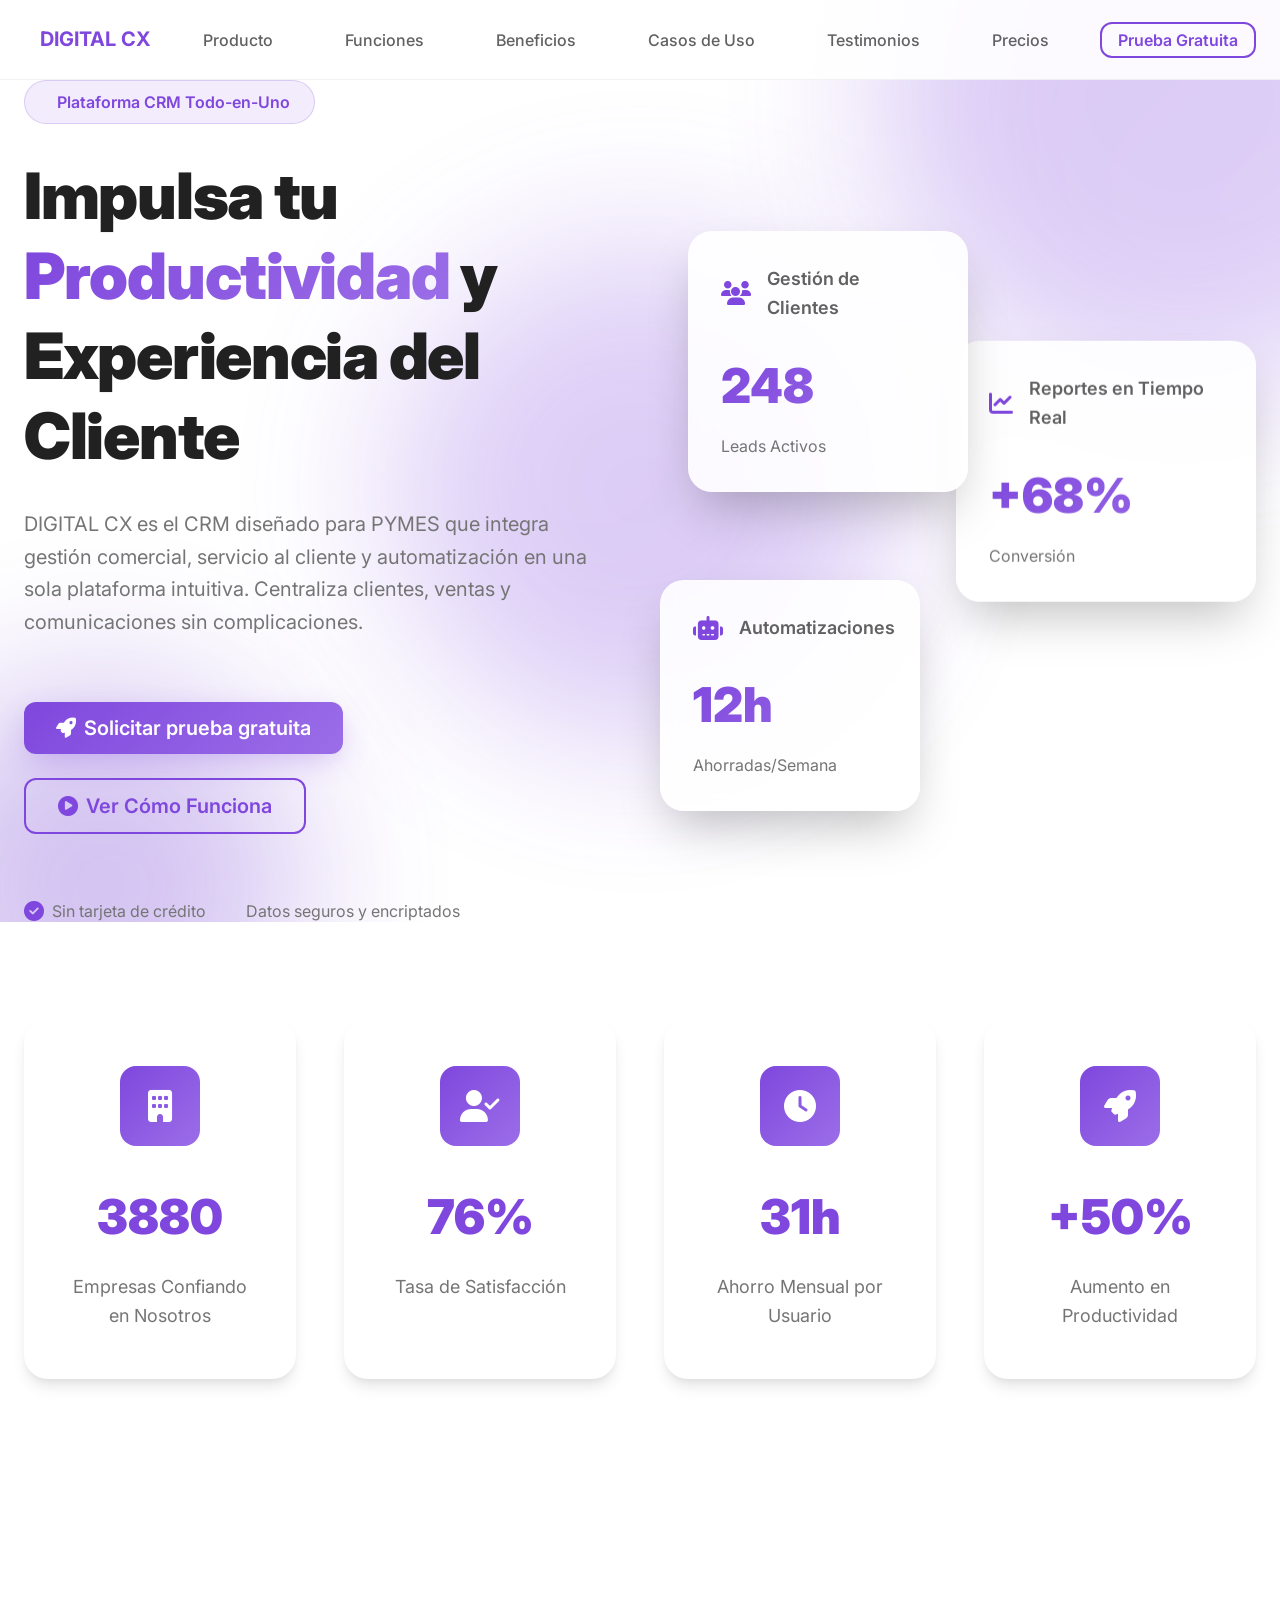
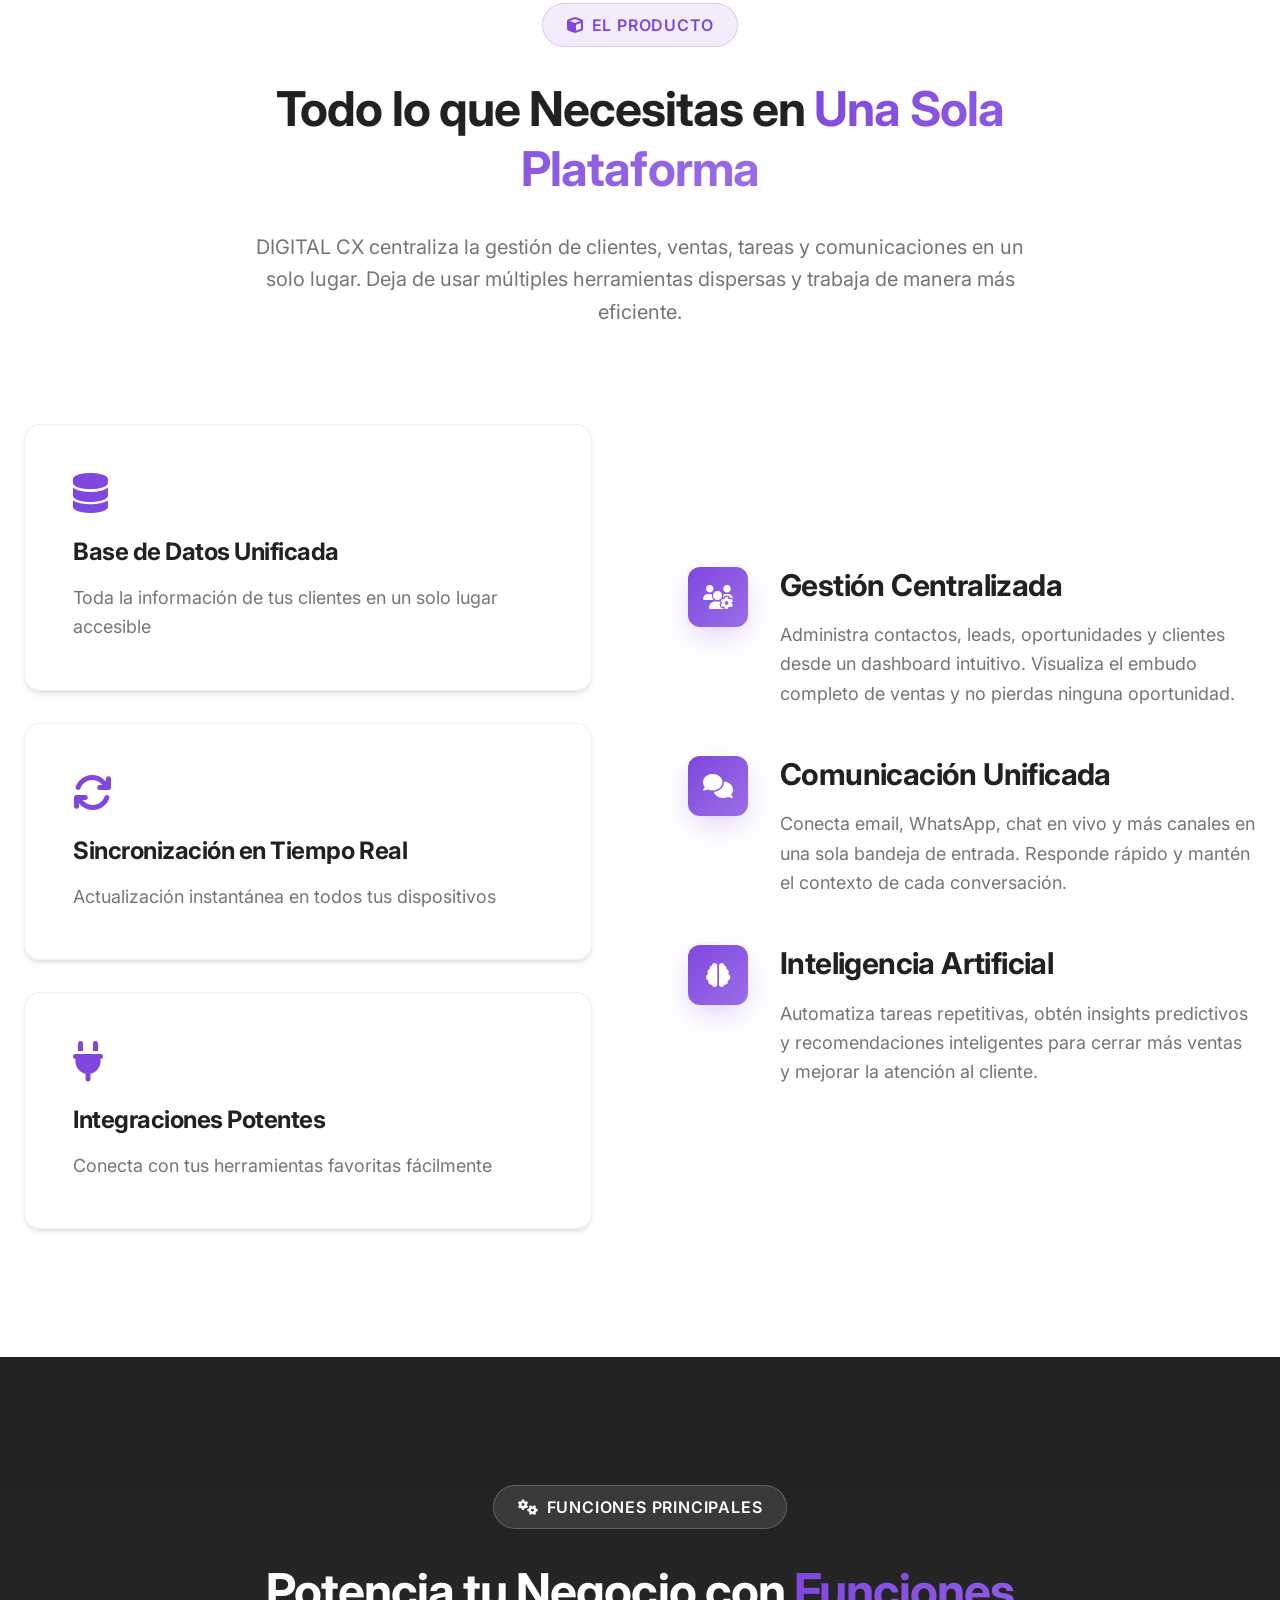
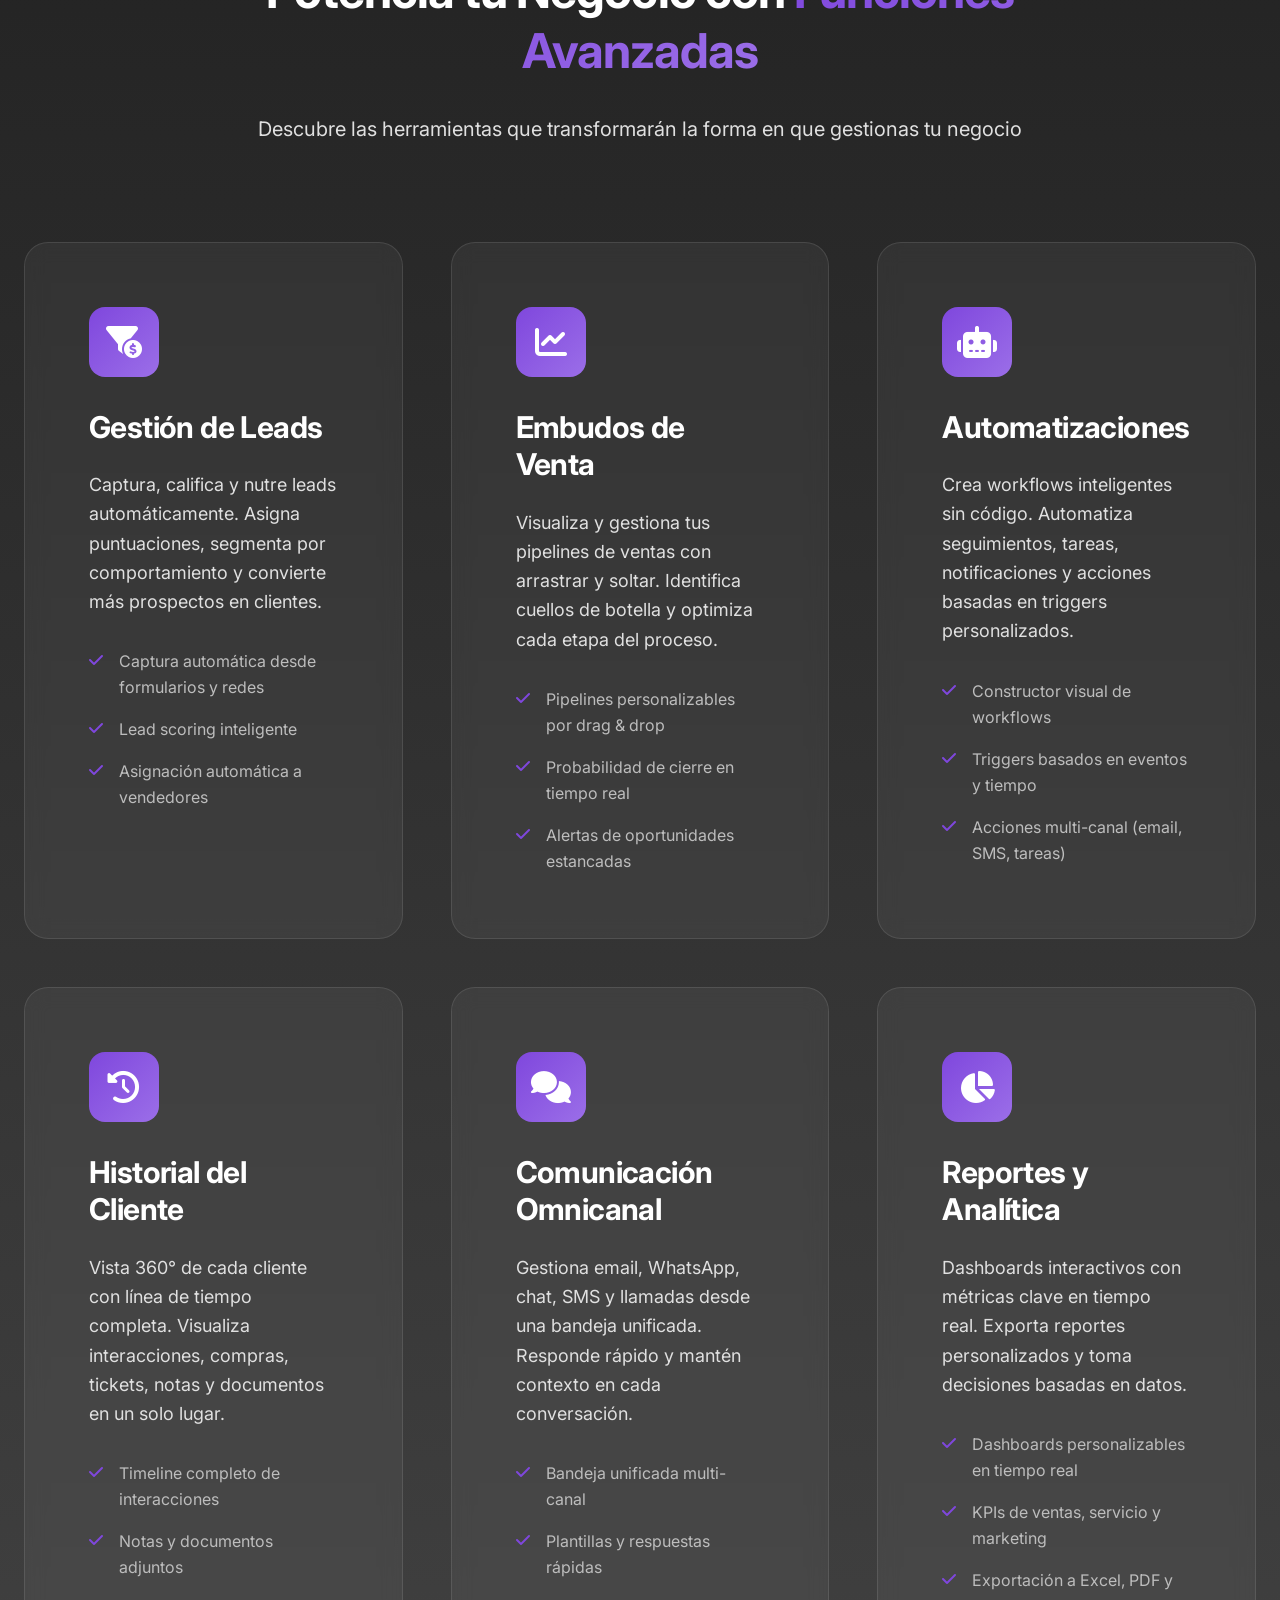
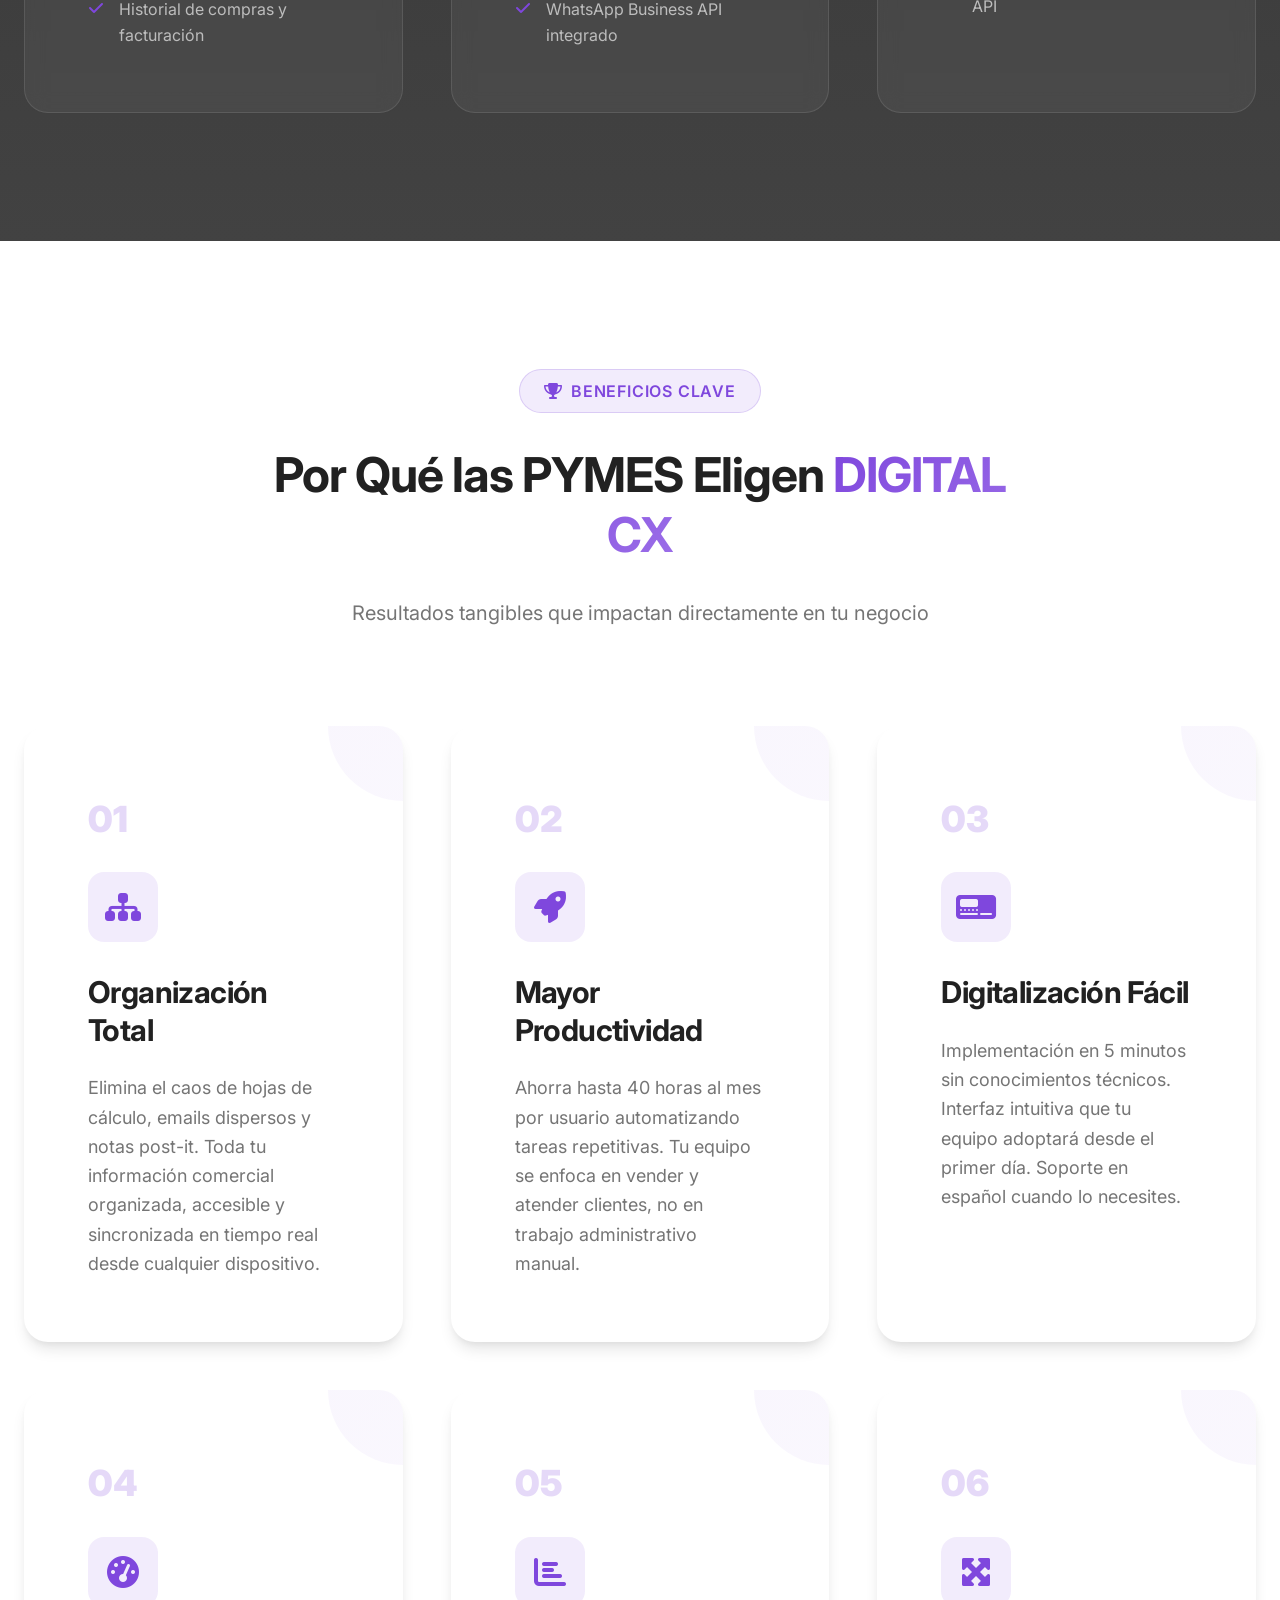
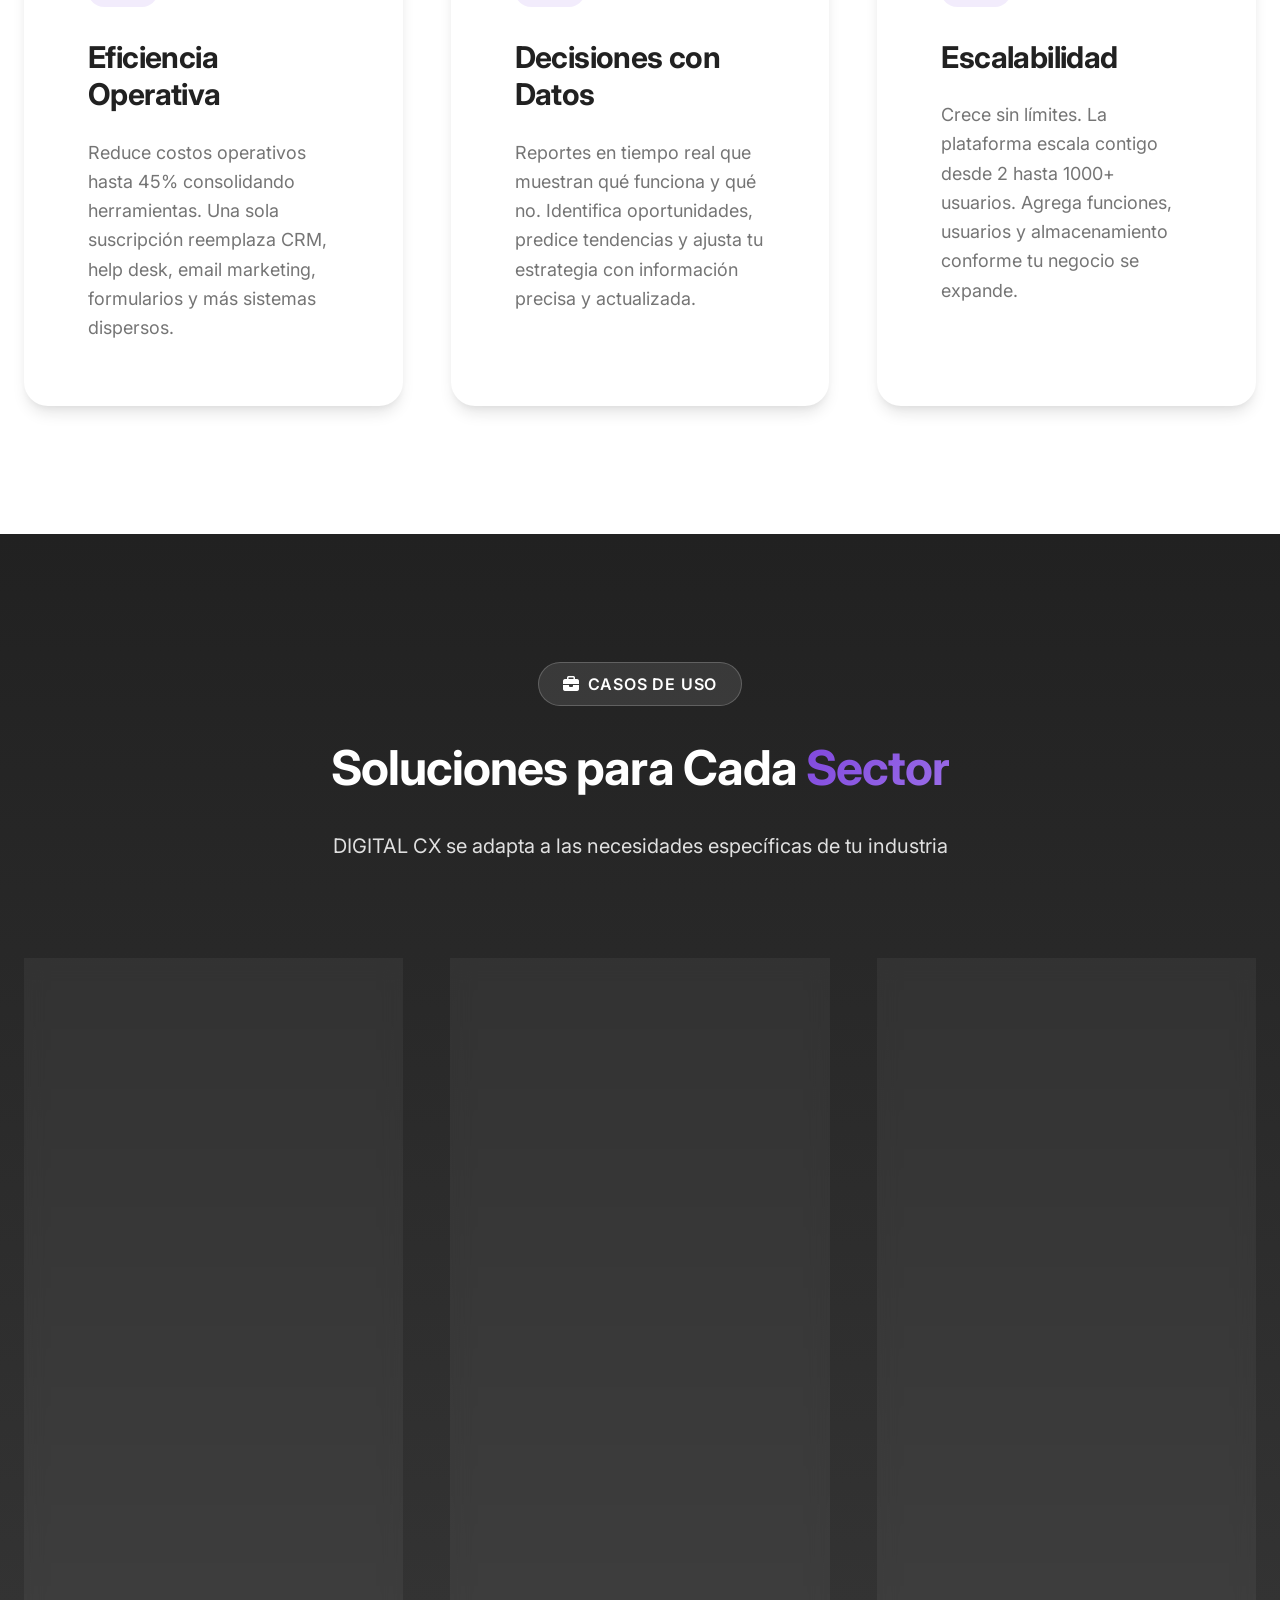
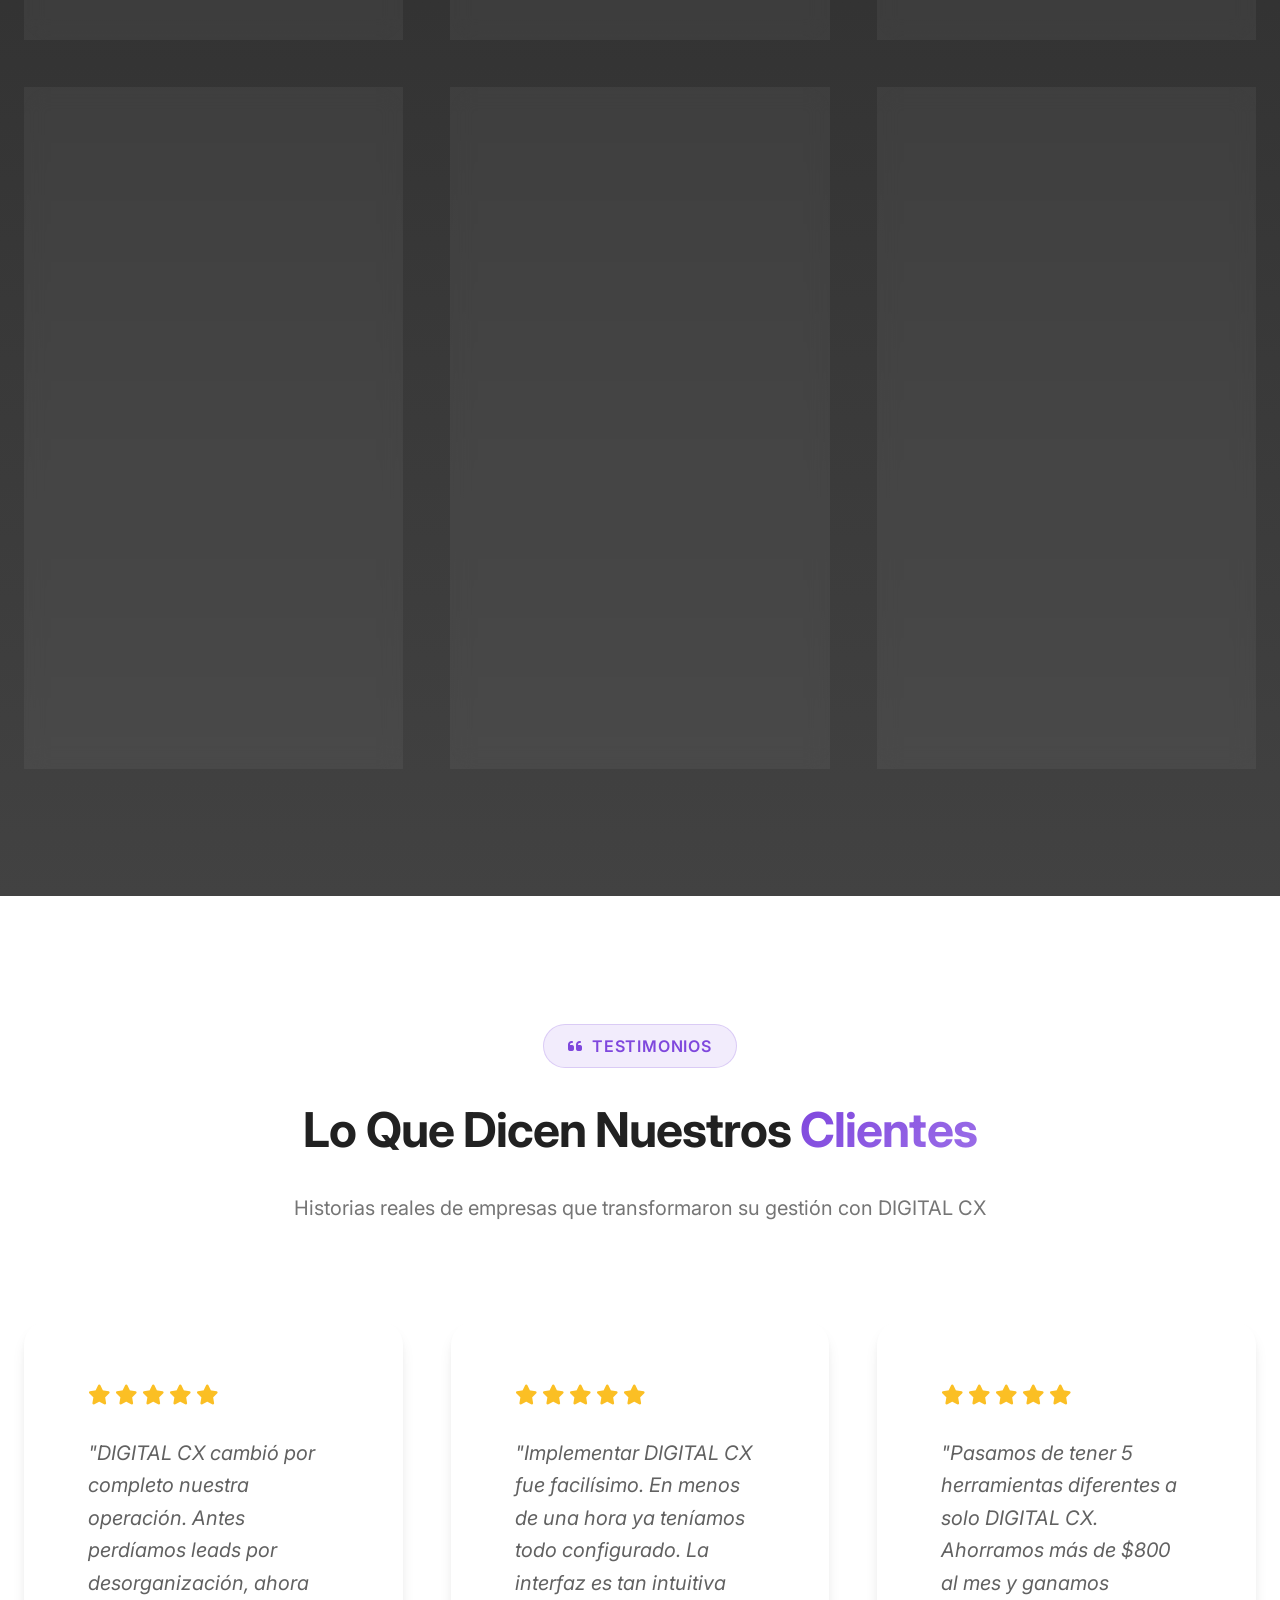
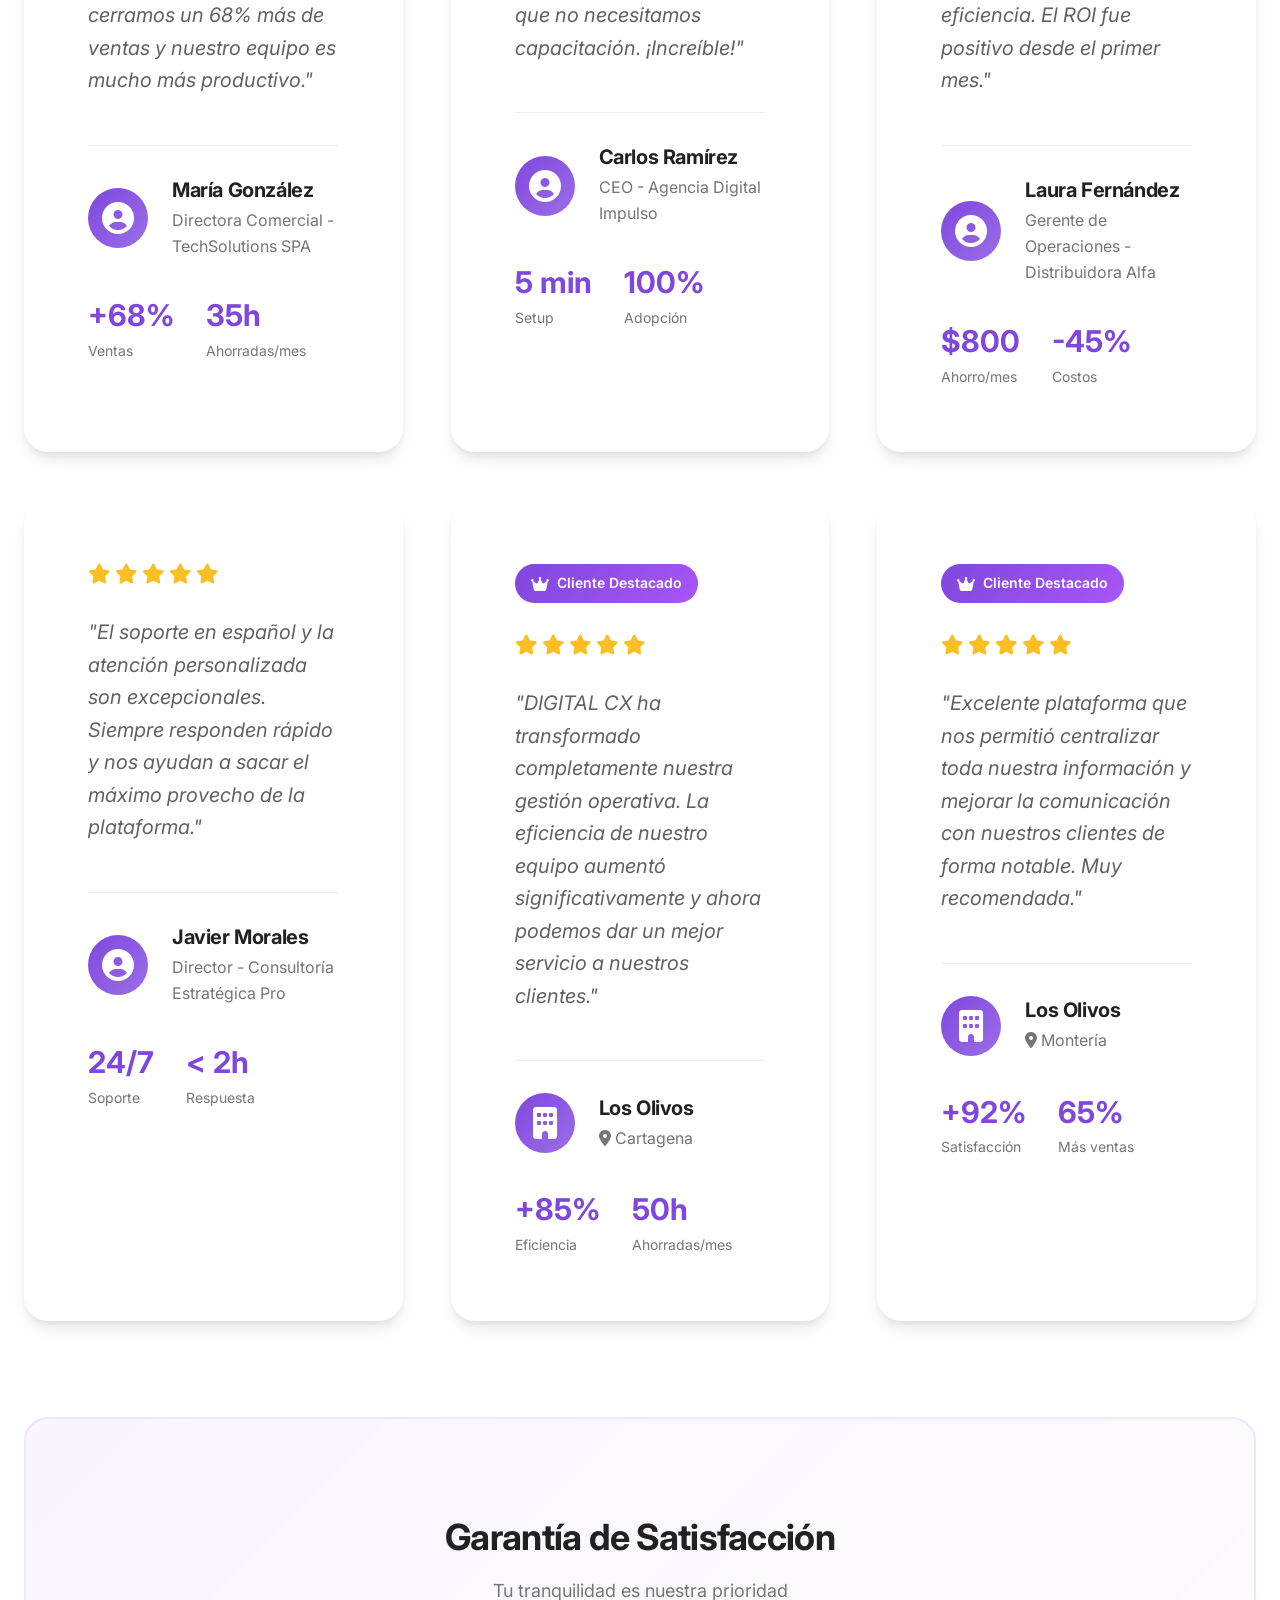
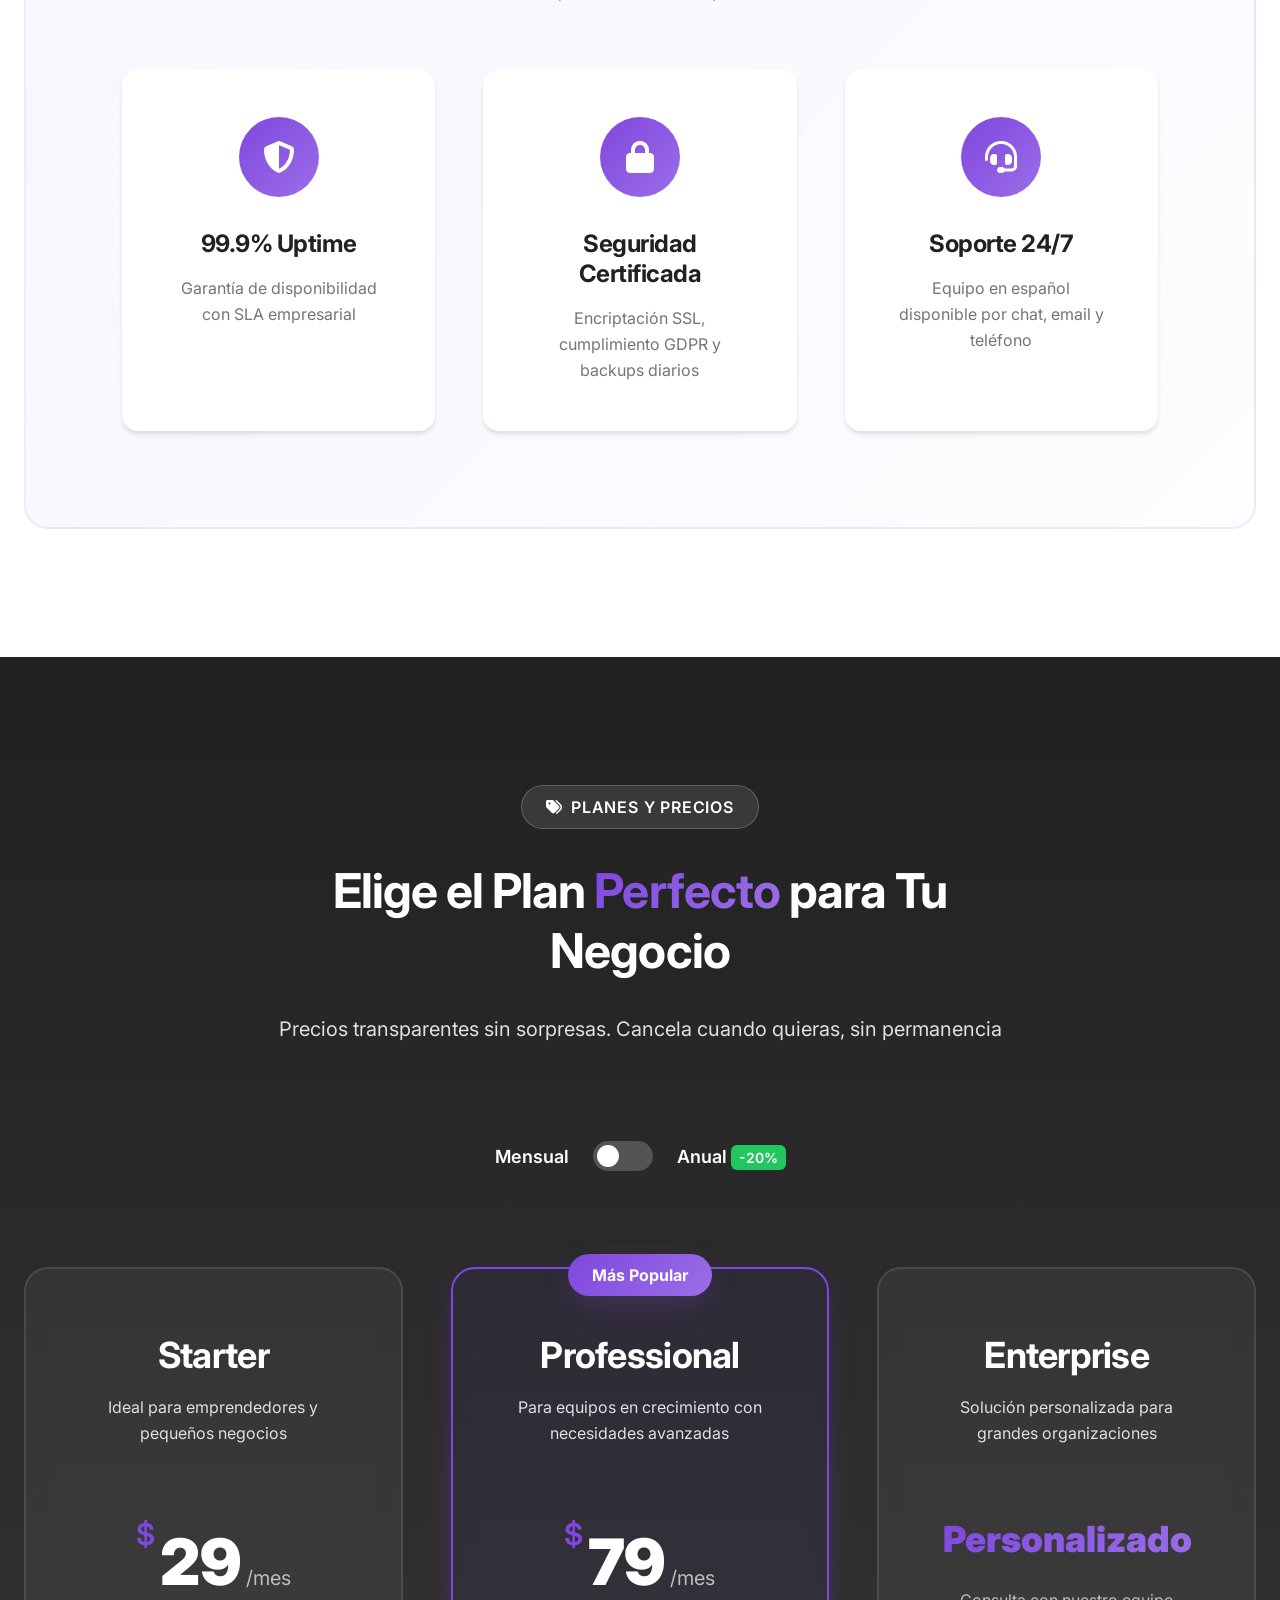
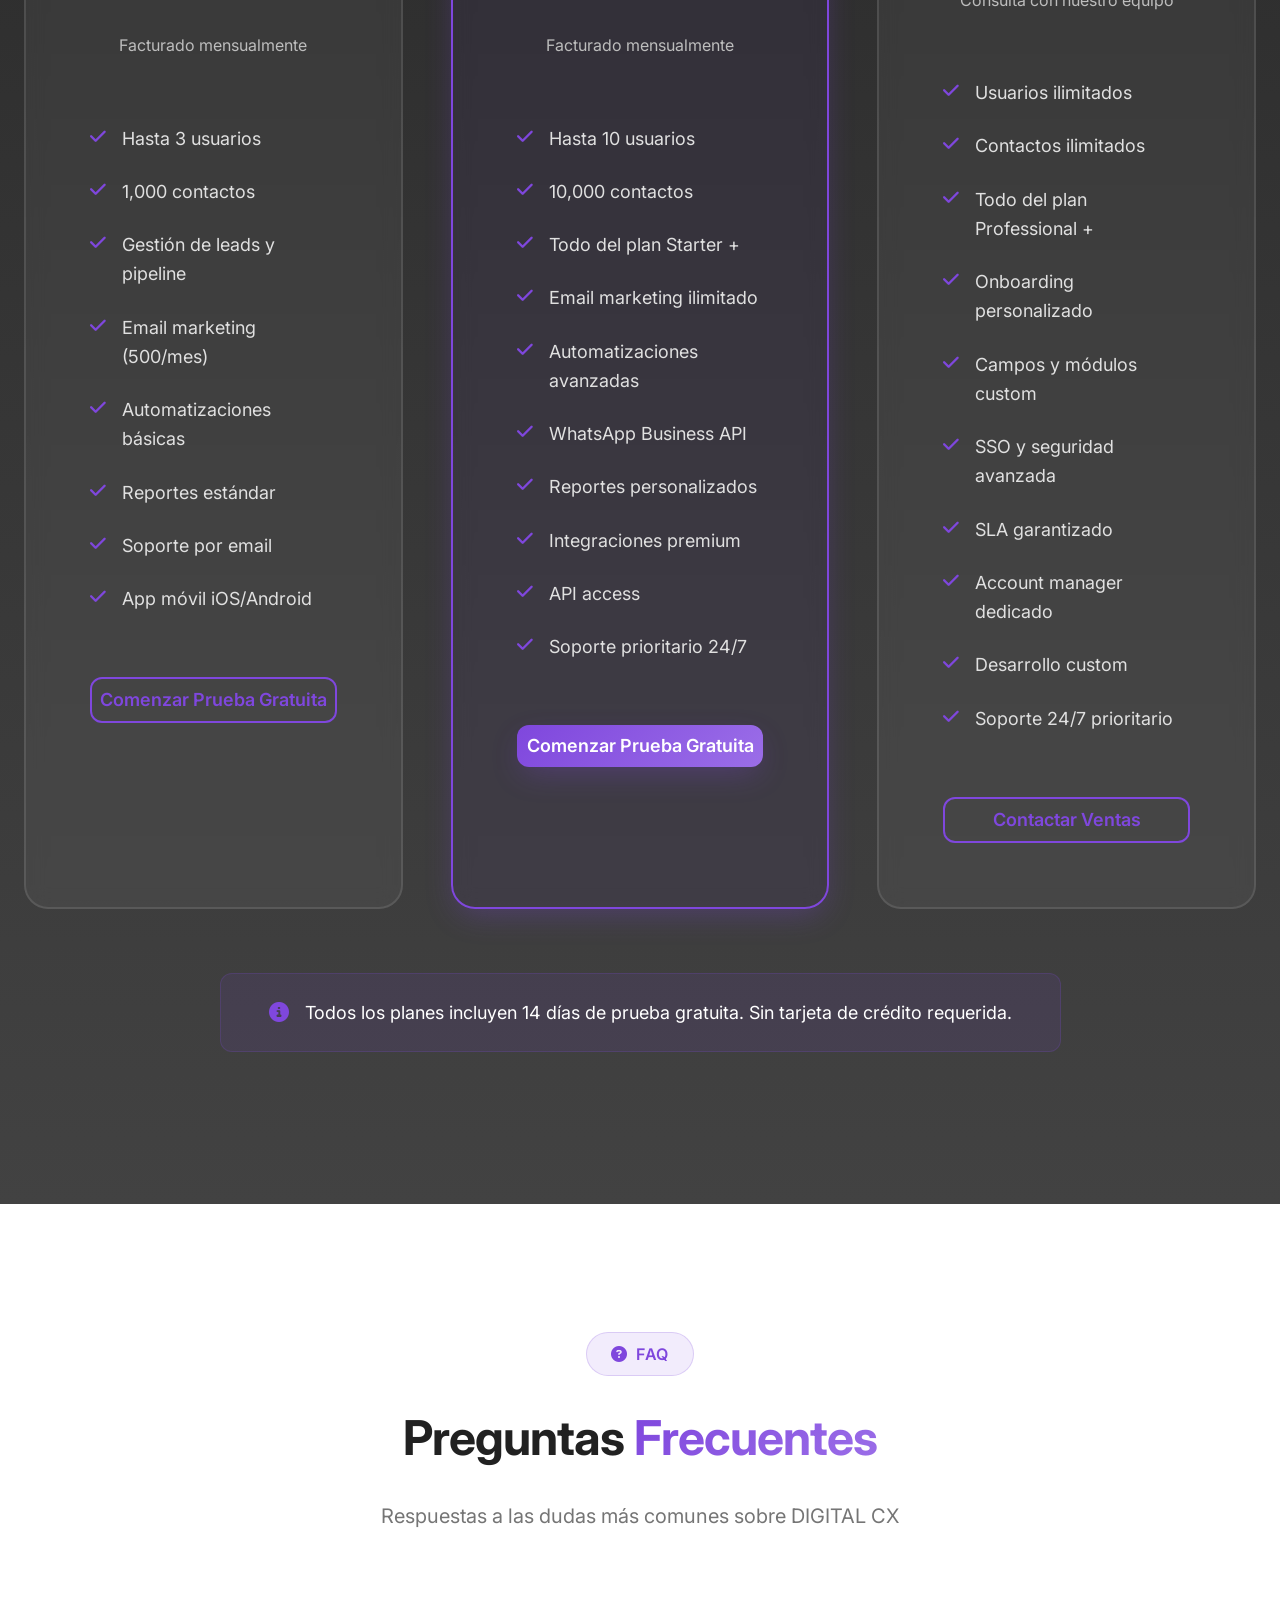
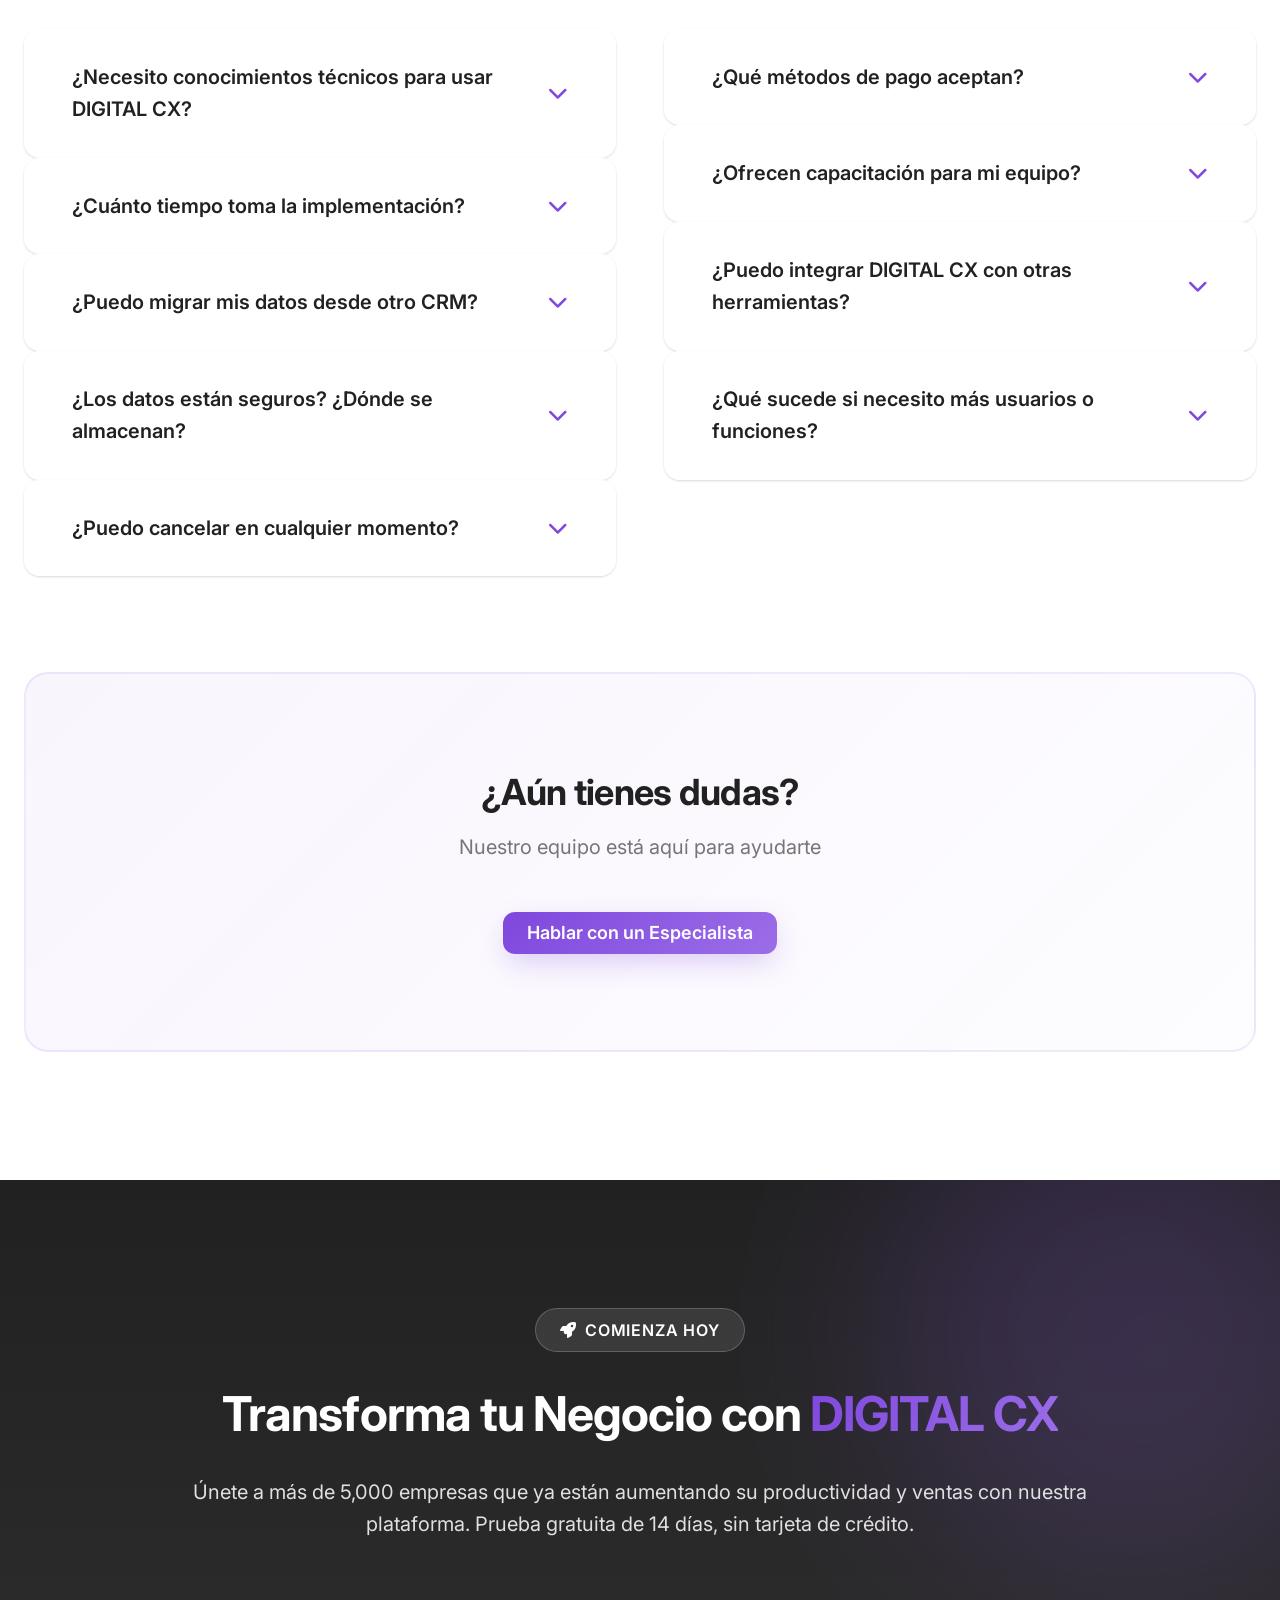
<file: index.html>
<!DOCTYPE html>
<html lang="es">
<head>
    <meta charset="UTF-8">
    <meta name="viewport" content="width=device-width, initial-scale=1.0">
    <meta name="description" content="DIGITAL CX - CRM diseñado para PYMES que integra gestión comercial, servicio al cliente y automatización en una plataforma intuitiva.">
    <title>DIGITAL CX - GO CX CRM | Solución CRM para PYMES</title>
    
    <!-- Google Fonts - Inter -->
    <link rel="preconnect" href="https://fonts.googleapis.com">
    <link rel="preconnect" href="https://fonts.gstatic.com" crossorigin>
    <link href="https://fonts.googleapis.com/css2?family=Inter:wght@300;400;500;600;700;800;900&display=swap" rel="stylesheet">
    
    <!-- Font Awesome -->
    <link rel="stylesheet" href="https://cdn.jsdelivr.net/npm/@fortawesome/fontawesome-free@6.4.0/css/all.min.css">
    
    <!-- Custom CSS -->
    <link rel="stylesheet" href="css/style.css">
</head>
<body>
    <!-- Skip Link for Accessibility -->
    <a href="#main-content" class="skip-link">Saltar al contenido principal</a>

    <!-- Header -->
    <header class="header" id="header">
        <nav class="nav container">
            <a href="#" class="nav__logo" aria-label="DIGITAL CX - Inicio">
                <i class="fas fa-chart-network" aria-hidden="true"></i>
                <span>DIGITAL CX</span>
            </a>

            <div class="nav__menu" id="nav-menu">
                <ul class="nav__list">
                    <li class="nav__item">
                        <a href="#producto" class="nav__link">Producto</a>
                    </li>
                    <li class="nav__item">
                        <a href="#funciones" class="nav__link">Funciones</a>
                    </li>
                    <li class="nav__item">
                        <a href="#beneficios" class="nav__link">Beneficios</a>
                    </li>
                    <li class="nav__item">
                        <a href="#casos" class="nav__link">Casos de Uso</a>
                    </li>
                    <li class="nav__item">
                        <a href="#testimonios" class="nav__link">Testimonios</a>
                    </li>
                    <li class="nav__item">
                        <a href="#precios" class="nav__link">Precios</a>
                    </li>
                </ul>
            </div>

            <div class="nav__cta">
                <a href="#demo" class="btn btn--outline btn--sm">Prueba Gratuita</a>
            </div>

            <button class="nav__toggle" id="nav-toggle" aria-label="Abrir menú de navegación" aria-expanded="false">
                <span class="nav__toggle-line"></span>
                <span class="nav__toggle-line"></span>
                <span class="nav__toggle-line"></span>
            </button>
        </nav>
    </header>

    <!-- Main Content -->
    <main id="main-content">
        <!-- Hero Section -->
        <section class="hero" id="hero">
            <div class="hero__background">
                <div class="hero__orb hero__orb--1"></div>
                <div class="hero__orb hero__orb--2"></div>
                <div class="hero__orb hero__orb--3"></div>
            </div>

            <div class="container">
                <div class="hero__content">
                    <div class="hero__text" data-animate="fade-up">
                        <span class="hero__badge">
                            <i class="fas fa-sparkles"></i>
                            Plataforma CRM Todo-en-Uno
                        </span>
                        
                        <h1 class="hero__title">
                            Impulsa tu <span class="gradient-text">Productividad</span> y Experiencia del Cliente
                        </h1>
                        
                        <p class="hero__description">
                            DIGITAL CX es el CRM diseñado para PYMES que integra gestión comercial, servicio al cliente y automatización en una sola plataforma intuitiva. Centraliza clientes, ventas y comunicaciones sin complicaciones.
                        </p>

                        <div class="hero__cta-group">
                            <a href="#demo" class="btn btn--primary btn--lg">
                                <i class="fas fa-rocket"></i>
                                Solicitar prueba gratuita
                            </a>
                            <a href="#producto" class="btn btn--outline btn--lg">
                                <i class="fas fa-play-circle"></i>
                                Ver Cómo Funciona
                            </a>
                        </div>

                        <div class="hero__trust">
                            <div class="trust-item">
                                <i class="fas fa-check-circle"></i>
                                <span>Sin tarjeta de crédito</span>
                            </div>
                            <div class="trust-item">
                                <i class="fas fa-shield-check"></i>
                                <span>Datos seguros y encriptados</span>
                            </div>
                            <div class="trust-item">
                                <i class="fas fa-clock"></i>
                                <span>Configuración en 5 minutos</span>
                            </div>
                        </div>
                    </div>

                    <div class="hero__visual" data-animate="fade-left">
                        <div class="mockup-card mockup-card--1">
                            <div class="mockup-card__header">
                                <i class="fas fa-users"></i>
                                <span>Gestión de Clientes</span>
                            </div>
                            <div class="mockup-card__content">
                                <div class="mockup-stat">
                                    <span class="mockup-stat__value">248</span>
                                    <span class="mockup-stat__label">Leads Activos</span>
                                </div>
                            </div>
                        </div>

                        <div class="mockup-card mockup-card--2">
                            <div class="mockup-card__header">
                                <i class="fas fa-chart-line"></i>
                                <span>Reportes en Tiempo Real</span>
                            </div>
                            <div class="mockup-card__content">
                                <div class="mockup-stat">
                                    <span class="mockup-stat__value">+68%</span>
                                    <span class="mockup-stat__label">Conversión</span>
                                </div>
                            </div>
                        </div>

                        <div class="mockup-card mockup-card--3">
                            <div class="mockup-card__header">
                                <i class="fas fa-robot"></i>
                                <span>Automatizaciones</span>
                            </div>
                            <div class="mockup-card__content">
                                <div class="mockup-stat">
                                    <span class="mockup-stat__value">12h</span>
                                    <span class="mockup-stat__label">Ahorradas/Semana</span>
                                </div>
                            </div>
                        </div>
                    </div>
                </div>
            </div>

            <div class="hero__wave">
                <svg viewBox="0 0 1440 120" fill="none" xmlns="http://www.w3.org/2000/svg" preserveAspectRatio="none">
                    <path d="M0,64L48,69.3C96,75,192,85,288,80C384,75,480,53,576,48C672,43,768,53,864,58.7C960,64,1056,64,1152,58.7C1248,53,1344,43,1392,37.3L1440,32L1440,120L1392,120C1344,120,1248,120,1152,120C1056,120,960,120,864,120C768,120,672,120,576,120C480,120,384,120,288,120C192,120,96,120,48,120L0,120Z" fill="currentColor"/>
                </svg>
            </div>
        </section>

        <!-- Stats Section -->
        <section class="stats" id="stats">
            <div class="container">
                <div class="stats__grid" data-animate="fade-up">
                    <div class="stat-card">
                        <div class="stat-card__icon">
                            <i class="fas fa-building"></i>
                        </div>
                        <div class="stat-card__number" data-counter="5000">0</div>
                        <div class="stat-card__label">Empresas Confiando en Nosotros</div>
                    </div>

                    <div class="stat-card">
                        <div class="stat-card__icon">
                            <i class="fas fa-user-check"></i>
                        </div>
                        <div class="stat-card__number"><span data-counter="98">0</span>%</div>
                        <div class="stat-card__label">Tasa de Satisfacción</div>
                    </div>

                    <div class="stat-card">
                        <div class="stat-card__icon">
                            <i class="fas fa-clock"></i>
                        </div>
                        <div class="stat-card__number"><span data-counter="40">0</span>h</div>
                        <div class="stat-card__label">Ahorro Mensual por Usuario</div>
                    </div>

                    <div class="stat-card">
                        <div class="stat-card__icon">
                            <i class="fas fa-rocket"></i>
                        </div>
                        <div class="stat-card__number">+<span data-counter="65">0</span>%</div>
                        <div class="stat-card__label">Aumento en Productividad</div>
                    </div>
                </div>
            </div>
        </section>

        <!-- Producto Section -->
        <section class="producto section" id="producto">
            <div class="container">
                <div class="section__header" data-animate="fade-up">
                    <span class="section__badge">
                        <i class="fas fa-cube"></i>
                        El Producto
                    </span>
                    <h2 class="section__title">Todo lo que Necesitas en <span class="gradient-text">Una Sola Plataforma</span></h2>
                    <p class="section__description">
                        DIGITAL CX centraliza la gestión de clientes, ventas, tareas y comunicaciones en un solo lugar. Deja de usar múltiples herramientas dispersas y trabaja de manera más eficiente.
                    </p>
                </div>

                <div class="producto__content">
                    <div class="producto__image" data-animate="fade-right">
                        <div class="producto__showcase">
                            <div class="showcase-card">
                                <i class="fas fa-database"></i>
                                <h4>Base de Datos Unificada</h4>
                                <p>Toda la información de tus clientes en un solo lugar accesible</p>
                            </div>
                            <div class="showcase-card">
                                <i class="fas fa-sync"></i>
                                <h4>Sincronización en Tiempo Real</h4>
                                <p>Actualización instantánea en todos tus dispositivos</p>
                            </div>
                            <div class="showcase-card">
                                <i class="fas fa-plug"></i>
                                <h4>Integraciones Potentes</h4>
                                <p>Conecta con tus herramientas favoritas fácilmente</p>
                            </div>
                        </div>
                    </div>

                    <div class="producto__features" data-animate="fade-left">
                        <div class="feature-highlight">
                            <div class="feature-highlight__icon">
                                <i class="fas fa-users-cog"></i>
                            </div>
                            <div class="feature-highlight__content">
                                <h3>Gestión Centralizada</h3>
                                <p>Administra contactos, leads, oportunidades y clientes desde un dashboard intuitivo. Visualiza el embudo completo de ventas y no pierdas ninguna oportunidad.</p>
                            </div>
                        </div>

                        <div class="feature-highlight">
                            <div class="feature-highlight__icon">
                                <i class="fas fa-comments"></i>
                            </div>
                            <div class="feature-highlight__content">
                                <h3>Comunicación Unificada</h3>
                                <p>Conecta email, WhatsApp, chat en vivo y más canales en una sola bandeja de entrada. Responde rápido y mantén el contexto de cada conversación.</p>
                            </div>
                        </div>

                        <div class="feature-highlight">
                            <div class="feature-highlight__icon">
                                <i class="fas fa-brain"></i>
                            </div>
                            <div class="feature-highlight__content">
                                <h3>Inteligencia Artificial</h3>
                                <p>Automatiza tareas repetitivas, obtén insights predictivos y recomendaciones inteligentes para cerrar más ventas y mejorar la atención al cliente.</p>
                            </div>
                        </div>
                    </div>
                </div>
            </div>
        </section>

        <!-- Funciones Section -->
        <section class="funciones section section--dark" id="funciones">
            <div class="container">
                <div class="section__header" data-animate="fade-up">
                    <span class="section__badge">
                        <i class="fas fa-cogs"></i>
                        Funciones Principales
                    </span>
                    <h2 class="section__title">Potencia tu Negocio con <span class="gradient-text">Funciones Avanzadas</span></h2>
                    <p class="section__description">
                        Descubre las herramientas que transformarán la forma en que gestionas tu negocio
                    </p>
                </div>

                <div class="funciones__grid">
                    <div class="funcion-card" data-animate="fade-up" data-delay="0">
                        <div class="funcion-card__icon">
                            <i class="fas fa-funnel-dollar"></i>
                        </div>
                        <h3 class="funcion-card__title">Gestión de Leads</h3>
                        <p class="funcion-card__description">
                            Captura, califica y nutre leads automáticamente. Asigna puntuaciones, segmenta por comportamiento y convierte más prospectos en clientes.
                        </p>
                        <ul class="funcion-card__list">
                            <li><i class="fas fa-check"></i> Captura automática desde formularios y redes</li>
                            <li><i class="fas fa-check"></i> Lead scoring inteligente</li>
                            <li><i class="fas fa-check"></i> Asignación automática a vendedores</li>
                        </ul>
                    </div>

                    <div class="funcion-card" data-animate="fade-up" data-delay="100">
                        <div class="funcion-card__icon">
                            <i class="fas fa-chart-line"></i>
                        </div>
                        <h3 class="funcion-card__title">Embudos de Venta</h3>
                        <p class="funcion-card__description">
                            Visualiza y gestiona tus pipelines de ventas con arrastrar y soltar. Identifica cuellos de botella y optimiza cada etapa del proceso.
                        </p>
                        <ul class="funcion-card__list">
                            <li><i class="fas fa-check"></i> Pipelines personalizables por drag & drop</li>
                            <li><i class="fas fa-check"></i> Probabilidad de cierre en tiempo real</li>
                            <li><i class="fas fa-check"></i> Alertas de oportunidades estancadas</li>
                        </ul>
                    </div>

                    <div class="funcion-card" data-animate="fade-up" data-delay="200">
                        <div class="funcion-card__icon">
                            <i class="fas fa-robot"></i>
                        </div>
                        <h3 class="funcion-card__title">Automatizaciones</h3>
                        <p class="funcion-card__description">
                            Crea workflows inteligentes sin código. Automatiza seguimientos, tareas, notificaciones y acciones basadas en triggers personalizados.
                        </p>
                        <ul class="funcion-card__list">
                            <li><i class="fas fa-check"></i> Constructor visual de workflows</li>
                            <li><i class="fas fa-check"></i> Triggers basados en eventos y tiempo</li>
                            <li><i class="fas fa-check"></i> Acciones multi-canal (email, SMS, tareas)</li>
                        </ul>
                    </div>

                    <div class="funcion-card" data-animate="fade-up" data-delay="0">
                        <div class="funcion-card__icon">
                            <i class="fas fa-history"></i>
                        </div>
                        <h3 class="funcion-card__title">Historial del Cliente</h3>
                        <p class="funcion-card__description">
                            Vista 360° de cada cliente con línea de tiempo completa. Visualiza interacciones, compras, tickets, notas y documentos en un solo lugar.
                        </p>
                        <ul class="funcion-card__list">
                            <li><i class="fas fa-check"></i> Timeline completo de interacciones</li>
                            <li><i class="fas fa-check"></i> Notas y documentos adjuntos</li>
                            <li><i class="fas fa-check"></i> Historial de compras y facturación</li>
                        </ul>
                    </div>

                    <div class="funcion-card" data-animate="fade-up" data-delay="100">
                        <div class="funcion-card__icon">
                            <i class="fas fa-comments"></i>
                        </div>
                        <h3 class="funcion-card__title">Comunicación Omnicanal</h3>
                        <p class="funcion-card__description">
                            Gestiona email, WhatsApp, chat, SMS y llamadas desde una bandeja unificada. Responde rápido y mantén contexto en cada conversación.
                        </p>
                        <ul class="funcion-card__list">
                            <li><i class="fas fa-check"></i> Bandeja unificada multi-canal</li>
                            <li><i class="fas fa-check"></i> Plantillas y respuestas rápidas</li>
                            <li><i class="fas fa-check"></i> WhatsApp Business API integrado</li>
                        </ul>
                    </div>

                    <div class="funcion-card" data-animate="fade-up" data-delay="200">
                        <div class="funcion-card__icon">
                            <i class="fas fa-chart-pie"></i>
                        </div>
                        <h3 class="funcion-card__title">Reportes y Analítica</h3>
                        <p class="funcion-card__description">
                            Dashboards interactivos con métricas clave en tiempo real. Exporta reportes personalizados y toma decisiones basadas en datos.
                        </p>
                        <ul class="funcion-card__list">
                            <li><i class="fas fa-check"></i> Dashboards personalizables en tiempo real</li>
                            <li><i class="fas fa-check"></i> KPIs de ventas, servicio y marketing</li>
                            <li><i class="fas fa-check"></i> Exportación a Excel, PDF y API</li>
                        </ul>
                    </div>
                </div>
            </div>
        </section>

        <!-- Beneficios Section -->
        <section class="beneficios section" id="beneficios">
            <div class="container">
                <div class="section__header" data-animate="fade-up">
                    <span class="section__badge">
                        <i class="fas fa-trophy"></i>
                        Beneficios Clave
                    </span>
                    <h2 class="section__title">Por Qué las PYMES Eligen <span class="gradient-text">DIGITAL CX</span></h2>
                    <p class="section__description">
                        Resultados tangibles que impactan directamente en tu negocio
                    </p>
                </div>

                <div class="beneficios__grid">
                    <div class="beneficio-card" data-animate="scale-in" data-delay="0">
                        <div class="beneficio-card__number">01</div>
                        <div class="beneficio-card__icon">
                            <i class="fas fa-sitemap"></i>
                        </div>
                        <h3 class="beneficio-card__title">Organización Total</h3>
                        <p class="beneficio-card__description">
                            Elimina el caos de hojas de cálculo, emails dispersos y notas post-it. Toda tu información comercial organizada, accesible y sincronizada en tiempo real desde cualquier dispositivo.
                        </p>
                    </div>

                    <div class="beneficio-card" data-animate="scale-in" data-delay="100">
                        <div class="beneficio-card__number">02</div>
                        <div class="beneficio-card__icon">
                            <i class="fas fa-rocket"></i>
                        </div>
                        <h3 class="beneficio-card__title">Mayor Productividad</h3>
                        <p class="beneficio-card__description">
                            Ahorra hasta 40 horas al mes por usuario automatizando tareas repetitivas. Tu equipo se enfoca en vender y atender clientes, no en trabajo administrativo manual.
                        </p>
                    </div>

                    <div class="beneficio-card" data-animate="scale-in" data-delay="200">
                        <div class="beneficio-card__number">03</div>
                        <div class="beneficio-card__icon">
                            <i class="fas fa-digital-tachograph"></i>
                        </div>
                        <h3 class="beneficio-card__title">Digitalización Fácil</h3>
                        <p class="beneficio-card__description">
                            Implementación en 5 minutos sin conocimientos técnicos. Interfaz intuitiva que tu equipo adoptará desde el primer día. Soporte en español cuando lo necesites.
                        </p>
                    </div>

                    <div class="beneficio-card" data-animate="scale-in" data-delay="0">
                        <div class="beneficio-card__number">04</div>
                        <div class="beneficio-card__icon">
                            <i class="fas fa-tachometer-alt"></i>
                        </div>
                        <h3 class="beneficio-card__title">Eficiencia Operativa</h3>
                        <p class="beneficio-card__description">
                            Reduce costos operativos hasta 45% consolidando herramientas. Una sola suscripción reemplaza CRM, help desk, email marketing, formularios y más sistemas dispersos.
                        </p>
                    </div>

                    <div class="beneficio-card" data-animate="scale-in" data-delay="100">
                        <div class="beneficio-card__number">05</div>
                        <div class="beneficio-card__icon">
                            <i class="fas fa-chart-bar"></i>
                        </div>
                        <h3 class="beneficio-card__title">Decisiones con Datos</h3>
                        <p class="beneficio-card__description">
                            Reportes en tiempo real que muestran qué funciona y qué no. Identifica oportunidades, predice tendencias y ajusta tu estrategia con información precisa y actualizada.
                        </p>
                    </div>

                    <div class="beneficio-card" data-animate="scale-in" data-delay="200">
                        <div class="beneficio-card__number">06</div>
                        <div class="beneficio-card__icon">
                            <i class="fas fa-expand-arrows-alt"></i>
                        </div>
                        <h3 class="beneficio-card__title">Escalabilidad</h3>
                        <p class="beneficio-card__description">
                            Crece sin límites. La plataforma escala contigo desde 2 hasta 1000+ usuarios. Agrega funciones, usuarios y almacenamiento conforme tu negocio se expande.
                        </p>
                    </div>
                </div>
            </div>
        </section>

        <!-- Casos de Uso Section -->
        <section class="casos section section--dark" id="casos">
            <div class="container">
                <div class="section__header" data-animate="fade-up">
                    <span class="section__badge">
                        <i class="fas fa-briefcase"></i>
                        Casos de Uso
                    </span>
                    <h2 class="section__title">Soluciones para Cada <span class="gradient-text">Sector</span></h2>
                    <p class="section__description">
                        DIGITAL CX se adapta a las necesidades específicas de tu industria
                    </p>
                </div>

                <div class="casos__grid">
                    <div class="caso-card" data-animate="fade-up" data-delay="0">
                        <div class="caso-card__icon">
                            <i class="fas fa-handshake"></i>
                        </div>
                        <h3 class="caso-card__title">Servicios Profesionales</h3>
                        <p class="caso-card__description">
                            Ideal para consultorías, agencias de marketing, estudios legales y servicios B2B. Gestiona proyectos, contratos y facturación desde un solo lugar.
                        </p>
                        <div class="caso-card__features">
                            <span class="tag"><i class="fas fa-check"></i> Gestión de proyectos</span>
                            <span class="tag"><i class="fas fa-check"></i> Control de horas</span>
                            <span class="tag"><i class="fas fa-check"></i> Facturación automática</span>
                        </div>
                    </div>

                    <div class="caso-card" data-animate="fade-up" data-delay="100">
                        <div class="caso-card__icon">
                            <i class="fas fa-shopping-cart"></i>
                        </div>
                        <h3 class="caso-card__title">Comercio y Retail</h3>
                        <p class="caso-card__description">
                            Perfecto para tiendas online, minoristas y distribuidores. Sincroniza inventario, pedidos y clientes para operaciones fluidas multi-canal.
                        </p>
                        <div class="caso-card__features">
                            <span class="tag"><i class="fas fa-check"></i> Gestión de inventario</span>
                            <span class="tag"><i class="fas fa-check"></i> Pedidos automatizados</span>
                            <span class="tag"><i class="fas fa-check"></i> Programa de lealtad</span>
                        </div>
                    </div>

                    <div class="caso-card" data-animate="fade-up" data-delay="200">
                        <div class="caso-card__icon">
                            <i class="fas fa-plane-departure"></i>
                        </div>
                        <h3 class="caso-card__title">Turismo y Hospitalidad</h3>
                        <p class="caso-card__description">
                            Diseñado para hoteles, agencias de viajes y restaurantes. Gestiona reservas, huéspedes y experiencias personalizadas con facilidad.
                        </p>
                        <div class="caso-card__features">
                            <span class="tag"><i class="fas fa-check"></i> Sistema de reservas</span>
                            <span class="tag"><i class="fas fa-check"></i> Check-in digital</span>
                            <span class="tag"><i class="fas fa-check"></i> Gestión de reviews</span>
                        </div>
                    </div>

                    <div class="caso-card" data-animate="fade-up" data-delay="0">
                        <div class="caso-card__icon">
                            <i class="fas fa-palette"></i>
                        </div>
                        <h3 class="caso-card__title">Agencias Creativas</h3>
                        <p class="caso-card__description">
                            Optimizado para agencias de diseño, publicidad y producción. Administra clientes, briefs, aprobaciones y entregas en un workflow ágil.
                        </p>
                        <div class="caso-card__features">
                            <span class="tag"><i class="fas fa-check"></i> Gestión de briefs</span>
                            <span class="tag"><i class="fas fa-check"></i> Aprobaciones visuales</span>
                            <span class="tag"><i class="fas fa-check"></i> Colaboración en tiempo real</span>
                        </div>
                    </div>

                    <div class="caso-card" data-animate="fade-up" data-delay="100">
                        <div class="caso-card__icon">
                            <i class="fas fa-heartbeat"></i>
                        </div>
                        <h3 class="caso-card__title">Salud y Bienestar</h3>
                        <p class="caso-card__description">
                            Adaptado para clínicas, spas y centros de bienestar. Agenda citas, gestiona historiales de pacientes y automatiza recordatorios.
                        </p>
                        <div class="caso-card__features">
                            <span class="tag"><i class="fas fa-check"></i> Agenda de citas</span>
                            <span class="tag"><i class="fas fa-check"></i> Historial médico</span>
                            <span class="tag"><i class="fas fa-check"></i> Recordatorios automáticos</span>
                        </div>
                    </div>

                    <div class="caso-card" data-animate="fade-up" data-delay="200">
                        <div class="caso-card__icon">
                            <i class="fas fa-industry"></i>
                        </div>
                        <h3 class="caso-card__title">PYMES en General</h3>
                        <p class="caso-card__description">
                            Solución versátil para cualquier pequeña o mediana empresa. Personaliza campos, pipelines y procesos según tus necesidades únicas.
                        </p>
                        <div class="caso-card__features">
                            <span class="tag"><i class="fas fa-check"></i> 100% personalizable</span>
                            <span class="tag"><i class="fas fa-check"></i> API abierta</span>
                            <span class="tag"><i class="fas fa-check"></i> Integraciones ilimitadas</span>
                        </div>
                    </div>
                </div>
            </div>
        </section>

        <!-- Testimonios Section -->
        <section class="testimonios section" id="testimonios">
            <div class="container">
                <div class="section__header animated" data-animate="fade-up">
                    <span class="section__badge">
                        <i class="fas fa-quote-left"></i>
                        Testimonios
                    </span>
                    <h2 class="section__title">Lo Que Dicen Nuestros <span class="gradient-text">Clientes</span></h2>
                    <p class="section__description">
                        Historias reales de empresas que transformaron su gestión con DIGITAL CX
                    </p>
                </div>

                <div class="testimonios__grid">
                    <div class="testimonio-card animated" data-animate="fade-up" data-delay="0">
                        <div class="testimonio-card__rating">
                            <i class="fas fa-star"></i>
                            <i class="fas fa-star"></i>
                            <i class="fas fa-star"></i>
                            <i class="fas fa-star"></i>
                            <i class="fas fa-star"></i>
                        </div>
                        <blockquote class="testimonio-card__quote">
                            "DIGITAL CX cambió por completo nuestra operación. Antes perdíamos leads por desorganización, ahora cerramos un 68% más de ventas y nuestro equipo es mucho más productivo."
                        </blockquote>
                        <div class="testimonio-card__author">
                            <div class="testimonio-card__avatar">
                                <i class="fas fa-user-circle"></i>
                            </div>
                            <div class="testimonio-card__info">
                                <h4>María González</h4>
                                <p>Directora Comercial - TechSolutions SPA</p>
                            </div>
                        </div>
                        <div class="testimonio-card__metrics">
                            <div class="metric">
                                <span class="metric__value">+68%</span>
                                <span class="metric__label">Ventas</span>
                            </div>
                            <div class="metric">
                                <span class="metric__value">35h</span>
                                <span class="metric__label">Ahorradas/mes</span>
                            </div>
                        </div>
                    </div>

                    <div class="testimonio-card animated" data-animate="fade-up" data-delay="100">
                        <div class="testimonio-card__rating">
                            <i class="fas fa-star"></i>
                            <i class="fas fa-star"></i>
                            <i class="fas fa-star"></i>
                            <i class="fas fa-star"></i>
                            <i class="fas fa-star"></i>
                        </div>
                        <blockquote class="testimonio-card__quote">
                            "Implementar DIGITAL CX fue facilísimo. En menos de una hora ya teníamos todo configurado. La interfaz es tan intuitiva que no necesitamos capacitación. ¡Increíble!"
                        </blockquote>
                        <div class="testimonio-card__author">
                            <div class="testimonio-card__avatar">
                                <i class="fas fa-user-circle"></i>
                            </div>
                            <div class="testimonio-card__info">
                                <h4>Carlos Ramírez</h4>
                                <p>CEO - Agencia Digital Impulso</p>
                            </div>
                        </div>
                        <div class="testimonio-card__metrics">
                            <div class="metric">
                                <span class="metric__value">5 min</span>
                                <span class="metric__label">Setup</span>
                            </div>
                            <div class="metric">
                                <span class="metric__value">100%</span>
                                <span class="metric__label">Adopción</span>
                            </div>
                        </div>
                    </div>

                    <div class="testimonio-card animated" data-animate="fade-up" data-delay="200">
                        <div class="testimonio-card__rating">
                            <i class="fas fa-star"></i>
                            <i class="fas fa-star"></i>
                            <i class="fas fa-star"></i>
                            <i class="fas fa-star"></i>
                            <i class="fas fa-star"></i>
                        </div>
                        <blockquote class="testimonio-card__quote">
                            "Pasamos de tener 5 herramientas diferentes a solo DIGITAL CX. Ahorramos más de $800 al mes y ganamos eficiencia. El ROI fue positivo desde el primer mes."
                        </blockquote>
                        <div class="testimonio-card__author">
                            <div class="testimonio-card__avatar">
                                <i class="fas fa-user-circle"></i>
                            </div>
                            <div class="testimonio-card__info">
                                <h4>Laura Fernández</h4>
                                <p>Gerente de Operaciones - Distribuidora Alfa</p>
                            </div>
                        </div>
                        <div class="testimonio-card__metrics">
                            <div class="metric">
                                <span class="metric__value">$800</span>
                                <span class="metric__label">Ahorro/mes</span>
                            </div>
                            <div class="metric">
                                <span class="metric__value">-45%</span>
                                <span class="metric__label">Costos</span>
                            </div>
                        </div>
                    </div>

                    <div class="testimonio-card animated" data-animate="fade-up" data-delay="0">
                        <div class="testimonio-card__rating">
                            <i class="fas fa-star"></i>
                            <i class="fas fa-star"></i>
                            <i class="fas fa-star"></i>
                            <i class="fas fa-star"></i>
                            <i class="fas fa-star"></i>
                        </div>
                        <blockquote class="testimonio-card__quote">
                            "El soporte en español y la atención personalizada son excepcionales. Siempre responden rápido y nos ayudan a sacar el máximo provecho de la plataforma."
                        </blockquote>
                        <div class="testimonio-card__author">
                            <div class="testimonio-card__avatar">
                                <i class="fas fa-user-circle"></i>
                            </div>
                            <div class="testimonio-card__info">
                                <h4>Javier Morales</h4>
                                <p>Director - Consultoría Estratégica Pro</p>
                            </div>
                        </div>
                        <div class="testimonio-card__metrics">
                            <div class="metric">
                                <span class="metric__value">24/7</span>
                                <span class="metric__label">Soporte</span>
                            </div>
                            <div class="metric">
                                <span class="metric__value">&lt; 2h</span>
                                <span class="metric__label">Respuesta</span>
                            </div>
                        </div>
                    </div>

                    <div class="testimonio-card animated" data-animate="fade-up" data-delay="100">
                        <div class="testimonio-card__badge-destacado">
                            <i class="fas fa-crown"></i>
                            Cliente Destacado
                        </div>
                        <div class="testimonio-card__rating">
                            <i class="fas fa-star"></i>
                            <i class="fas fa-star"></i>
                            <i class="fas fa-star"></i>
                            <i class="fas fa-star"></i>
                            <i class="fas fa-star"></i>
                        </div>
                        <blockquote class="testimonio-card__quote">
                            "DIGITAL CX ha transformado completamente nuestra gestión operativa. La eficiencia de nuestro equipo aumentó significativamente y ahora podemos dar un mejor servicio a nuestros clientes."
                        </blockquote>
                        <div class="testimonio-card__author">
                            <div class="testimonio-card__avatar">
                                <i class="fas fa-building"></i>
                            </div>
                            <div class="testimonio-card__info">
                                <h4>Los Olivos</h4>
                                <p><i class="fas fa-map-marker-alt"></i> Cartagena</p>
                            </div>
                        </div>
                        <div class="testimonio-card__metrics">
                            <div class="metric">
                                <span class="metric__value">+85%</span>
                                <span class="metric__label">Eficiencia</span>
                            </div>
                            <div class="metric">
                                <span class="metric__value">50h</span>
                                <span class="metric__label">Ahorradas/mes</span>
                            </div>
                        </div>
                    </div>

                    <div class="testimonio-card animated" data-animate="fade-up" data-delay="200">
                        <div class="testimonio-card__badge-destacado">
                            <i class="fas fa-crown"></i>
                            Cliente Destacado
                        </div>
                        <div class="testimonio-card__rating">
                            <i class="fas fa-star"></i>
                            <i class="fas fa-star"></i>
                            <i class="fas fa-star"></i>
                            <i class="fas fa-star"></i>
                            <i class="fas fa-star"></i>
                        </div>
                        <blockquote class="testimonio-card__quote">
                            "Excelente plataforma que nos permitió centralizar toda nuestra información y mejorar la comunicación con nuestros clientes de forma notable. Muy recomendada."
                        </blockquote>
                        <div class="testimonio-card__author">
                            <div class="testimonio-card__avatar">
                                <i class="fas fa-building"></i>
                            </div>
                            <div class="testimonio-card__info">
                                <h4>Los Olivos</h4>
                                <p><i class="fas fa-map-marker-alt"></i> Montería</p>
                            </div>
                        </div>
                        <div class="testimonio-card__metrics">
                            <div class="metric">
                                <span class="metric__value">+92%</span>
                                <span class="metric__label">Satisfacción</span>
                            </div>
                            <div class="metric">
                                <span class="metric__value">65%</span>
                                <span class="metric__label">Más ventas</span>
                            </div>
                        </div>
                    </div>
                </div>

                <!-- Trust Section -->
                <div class="trust-section animated" data-animate="fade-up">
                    <div class="trust-section__header">
                        <h3>Garantía de Satisfacción</h3>
                        <p>Tu tranquilidad es nuestra prioridad</p>
                    </div>
                    <div class="trust-section__items">
                        <div class="trust-item-large">
                            <div class="trust-item-large__icon">
                                <i class="fas fa-shield-alt"></i>
                            </div>
                            <h4>99.9% Uptime</h4>
                            <p>Garantía de disponibilidad con SLA empresarial</p>
                        </div>
                        <div class="trust-item-large">
                            <div class="trust-item-large__icon">
                                <i class="fas fa-lock"></i>
                            </div>
                            <h4>Seguridad Certificada</h4>
                            <p>Encriptación SSL, cumplimiento GDPR y backups diarios</p>
                        </div>
                        <div class="trust-item-large">
                            <div class="trust-item-large__icon">
                                <i class="fas fa-headset"></i>
                            </div>
                            <h4>Soporte 24/7</h4>
                            <p>Equipo en español disponible por chat, email y teléfono</p>
                        </div>
                    </div>
                </div>
            </div>
        </section>

        <!-- Precios Section -->
        <section class="precios section section--dark" id="precios">
            <div class="container">
                <div class="section__header" data-animate="fade-up">
                    <span class="section__badge">
                        <i class="fas fa-tags"></i>
                        Planes y Precios
                    </span>
                    <h2 class="section__title">Elige el Plan <span class="gradient-text">Perfecto</span> para Tu Negocio</h2>
                    <p class="section__description">
                        Precios transparentes sin sorpresas. Cancela cuando quieras, sin permanencia
                    </p>
                </div>

                <div class="precios__toggle" data-animate="fade-up">
                    <span class="toggle__label">Mensual</span>
                    <label class="toggle">
                        <input type="checkbox" id="billing-toggle">
                        <span class="toggle__slider"></span>
                    </label>
                    <span class="toggle__label">Anual <span class="badge badge--success">-20%</span></span>
                </div>

                <div class="precios__grid">
                    <div class="precio-card" data-animate="fade-up" data-delay="0">
                        <div class="precio-card__header">
                            <h3 class="precio-card__name">Starter</h3>
                            <p class="precio-card__description">Ideal para emprendedores y pequeños negocios</p>
                        </div>
                        <div class="precio-card__price">
                            <span class="price__currency">$</span>
                            <span class="price__amount" data-monthly="29" data-annual="23">29</span>
                            <span class="price__period">/mes</span>
                        </div>
                        <div class="precio-card__billing">
                            <span class="billing-note">Facturado mensualmente</span>
                        </div>
                        <ul class="precio-card__features">
                            <li><i class="fas fa-check"></i> Hasta 3 usuarios</li>
                            <li><i class="fas fa-check"></i> 1,000 contactos</li>
                            <li><i class="fas fa-check"></i> Gestión de leads y pipeline</li>
                            <li><i class="fas fa-check"></i> Email marketing (500/mes)</li>
                            <li><i class="fas fa-check"></i> Automatizaciones básicas</li>
                            <li><i class="fas fa-check"></i> Reportes estándar</li>
                            <li><i class="fas fa-check"></i> Soporte por email</li>
                            <li><i class="fas fa-check"></i> App móvil iOS/Android</li>
                        </ul>
                        <a href="#demo" class="btn btn--outline btn--full">Comenzar Prueba Gratuita</a>
                    </div>

                    <div class="precio-card precio-card--featured" data-animate="fade-up" data-delay="100">
                        <div class="precio-card__badge">Más Popular</div>
                        <div class="precio-card__header">
                            <h3 class="precio-card__name">Professional</h3>
                            <p class="precio-card__description">Para equipos en crecimiento con necesidades avanzadas</p>
                        </div>
                        <div class="precio-card__price">
                            <span class="price__currency">$</span>
                            <span class="price__amount" data-monthly="79" data-annual="63">79</span>
                            <span class="price__period">/mes</span>
                        </div>
                        <div class="precio-card__billing">
                            <span class="billing-note">Facturado mensualmente</span>
                        </div>
                        <ul class="precio-card__features">
                            <li><i class="fas fa-check"></i> Hasta 10 usuarios</li>
                            <li><i class="fas fa-check"></i> 10,000 contactos</li>
                            <li><i class="fas fa-check"></i> Todo del plan Starter +</li>
                            <li><i class="fas fa-check"></i> Email marketing ilimitado</li>
                            <li><i class="fas fa-check"></i> Automatizaciones avanzadas</li>
                            <li><i class="fas fa-check"></i> WhatsApp Business API</li>
                            <li><i class="fas fa-check"></i> Reportes personalizados</li>
                            <li><i class="fas fa-check"></i> Integraciones premium</li>
                            <li><i class="fas fa-check"></i> API access</li>
                            <li><i class="fas fa-check"></i> Soporte prioritario 24/7</li>
                        </ul>
                        <a href="#demo" class="btn btn--primary btn--full">Comenzar Prueba Gratuita</a>
                    </div>

                    <div class="precio-card" data-animate="fade-up" data-delay="200">
                        <div class="precio-card__header">
                            <h3 class="precio-card__name">Enterprise</h3>
                            <p class="precio-card__description">Solución personalizada para grandes organizaciones</p>
                        </div>
                        <div class="precio-card__price">
                            <span class="price__amount price__amount--custom">Personalizado</span>
                        </div>
                        <div class="precio-card__billing">
                            <span class="billing-note">Consulta con nuestro equipo</span>
                        </div>
                        <ul class="precio-card__features">
                            <li><i class="fas fa-check"></i> Usuarios ilimitados</li>
                            <li><i class="fas fa-check"></i> Contactos ilimitados</li>
                            <li><i class="fas fa-check"></i> Todo del plan Professional +</li>
                            <li><i class="fas fa-check"></i> Onboarding personalizado</li>
                            <li><i class="fas fa-check"></i> Campos y módulos custom</li>
                            <li><i class="fas fa-check"></i> SSO y seguridad avanzada</li>
                            <li><i class="fas fa-check"></i> SLA garantizado</li>
                            <li><i class="fas fa-check"></i> Account manager dedicado</li>
                            <li><i class="fas fa-check"></i> Desarrollo custom</li>
                            <li><i class="fas fa-check"></i> Soporte 24/7 prioritario</li>
                        </ul>
                        <a href="#demo" class="btn btn--outline btn--full">Contactar Ventas</a>
                    </div>
                </div>

                <div class="precios__footer" data-animate="fade-up">
                    <p class="precios__note">
                        <i class="fas fa-info-circle"></i>
                        Todos los planes incluyen 14 días de prueba gratuita. Sin tarjeta de crédito requerida.
                    </p>
                </div>
            </div>
        </section>

        <!-- FAQ Section -->
        <section class="faq section" id="faq">
            <div class="container">
                <div class="section__header" data-animate="fade-up">
                    <span class="section__badge">
                        <i class="fas fa-question-circle"></i>
                        FAQ
                    </span>
                    <h2 class="section__title">Preguntas <span class="gradient-text">Frecuentes</span></h2>
                    <p class="section__description">
                        Respuestas a las dudas más comunes sobre DIGITAL CX
                    </p>
                </div>

                <div class="faq__grid">
                    <div class="faq__column" data-animate="fade-right">
                        <div class="faq-item">
                            <button class="faq-item__question" aria-expanded="false">
                                <span>¿Necesito conocimientos técnicos para usar DIGITAL CX?</span>
                                <i class="fas fa-chevron-down"></i>
                            </button>
                            <div class="faq-item__answer">
                                <p>No, DIGITAL CX está diseñado para ser extremadamente intuitivo. Si puedes usar WhatsApp o Gmail, podrás usar nuestra plataforma sin problemas. Además, ofrecemos tutoriales en video y soporte en español.</p>
                            </div>
                        </div>

                        <div class="faq-item">
                            <button class="faq-item__question" aria-expanded="false">
                                <span>¿Cuánto tiempo toma la implementación?</span>
                                <i class="fas fa-chevron-down"></i>
                            </button>
                            <div class="faq-item__answer">
                                <p>La configuración básica toma solo 5 minutos. Puedes importar tus contactos, personalizar campos y empezar a trabajar el mismo día. Para configuraciones avanzadas, nuestro equipo te acompaña durante todo el proceso.</p>
                            </div>
                        </div>

                        <div class="faq-item">
                            <button class="faq-item__question" aria-expanded="false">
                                <span>¿Puedo migrar mis datos desde otro CRM?</span>
                                <i class="fas fa-chevron-down"></i>
                            </button>
                            <div class="faq-item__answer">
                                <p>Sí, ofrecemos migración gratuita desde cualquier CRM (Salesforce, HubSpot, Zoho, etc.). Solo envíanos tu base de datos en CSV o Excel y nuestro equipo se encarga de importar y estructurar todo correctamente.</p>
                            </div>
                        </div>

                        <div class="faq-item">
                            <button class="faq-item__question" aria-expanded="false">
                                <span>¿Los datos están seguros? ¿Dónde se almacenan?</span>
                                <i class="fas fa-chevron-down"></i>
                            </button>
                            <div class="faq-item__answer">
                                <p>Absolutamente seguros. Usamos encriptación SSL de grado bancario, cumplimos con GDPR y realizamos backups diarios automáticos. Tus datos se almacenan en servidores certificados con 99.9% de disponibilidad.</p>
                            </div>
                        </div>

                        <div class="faq-item">
                            <button class="faq-item__question" aria-expanded="false">
                                <span>¿Puedo cancelar en cualquier momento?</span>
                                <i class="fas fa-chevron-down"></i>
                            </button>
                            <div class="faq-item__answer">
                                <p>Sí, no hay permanencia ni cargos por cancelación. Si decides que DIGITAL CX no es para ti, puedes cancelar con un clic y exportar todos tus datos en cualquier momento. Sin letra pequeña.</p>
                            </div>
                        </div>
                    </div>

                    <div class="faq__column" data-animate="fade-left">
                        <div class="faq-item">
                            <button class="faq-item__question" aria-expanded="false">
                                <span>¿Qué métodos de pago aceptan?</span>
                                <i class="fas fa-chevron-down"></i>
                            </button>
                            <div class="faq-item__answer">
                                <p>Aceptamos todas las tarjetas de crédito/débito (Visa, Mastercard, American Express), PayPal y transferencias bancarias para planes anuales. Facturación automática sin preocupaciones.</p>
                            </div>
                        </div>

                        <div class="faq-item">
                            <button class="faq-item__question" aria-expanded="false">
                                <span>¿Ofrecen capacitación para mi equipo?</span>
                                <i class="fas fa-chevron-down"></i>
                            </button>
                            <div class="faq-item__answer">
                                <p>Sí, incluimos capacitación en todos los planes. Tenemos una biblioteca completa de tutoriales, webinars mensuales gratuitos y sesiones personalizadas de onboarding para planes Professional y Enterprise.</p>
                            </div>
                        </div>

                        <div class="faq-item">
                            <button class="faq-item__question" aria-expanded="false">
                                <span>¿Puedo integrar DIGITAL CX con otras herramientas?</span>
                                <i class="fas fa-chevron-down"></i>
                            </button>
                            <div class="faq-item__answer">
                                <p>Sí, tenemos integraciones nativas con más de 50 herramientas populares (Gmail, Outlook, Slack, Zapier, etc.) y una API REST completa para desarrollar integraciones personalizadas.</p>
                            </div>
                        </div>

                        <div class="faq-item">
                            <button class="faq-item__question" aria-expanded="false">
                                <span>¿Qué sucede si necesito más usuarios o funciones?</span>
                                <i class="fas fa-chevron-down"></i>
                            </button>
                            <div class="faq-item__answer">
                                <p>Puedes actualizar tu plan en cualquier momento con un clic. El cambio es instantáneo y solo pagas la diferencia prorrateada. Crece sin límites según las necesidades de tu negocio.</p>
                            </div>
                        </div>

                    </div>
                </div>

                <div class="faq__cta" data-animate="fade-up">
                    <h3>¿Aún tienes dudas?</h3>
                    <p>Nuestro equipo está aquí para ayudarte</p>
                    <a href="#demo" class="btn btn--primary">Hablar con un Especialista</a>
                </div>
            </div>
        </section>

        <!-- CTA Final Section -->
        <section class="cta-final section section--dark" id="demo">
            <div class="cta-final__background">
                <div class="cta-final__orb cta-final__orb--1"></div>
                <div class="cta-final__orb cta-final__orb--2"></div>
            </div>

            <div class="container">
                <div class="cta-final__content" data-animate="fade-up">
                    <span class="section__badge section__badge--light">
                        <i class="fas fa-rocket"></i>
                        Comienza Hoy
                    </span>
                    <h2 class="cta-final__title">
                        Transforma tu Negocio con <span class="gradient-text">DIGITAL CX</span>
                    </h2>
                    <p class="cta-final__description">
                        Únete a más de 5,000 empresas que ya están aumentando su productividad y ventas con nuestra plataforma. Prueba gratuita de 14 días, sin tarjeta de crédito.
                    </p>

                    <div class="demo-form">
                        <form id="demo-form" class="form">
                            <div class="form__row">
                                <div class="form__group">
                                    <label for="nombre" class="form__label">Nombre completo *</label>
                                    <input 
                                        type="text" 
                                        id="nombre" 
                                        name="nombre" 
                                        class="form__input" 
                                        placeholder="Ej: Juan Pérez"
                                        required
                                        aria-required="true"
                                    >
                                    <span class="form__error" id="nombre-error"></span>
                                </div>

                                <div class="form__group">
                                    <label for="empresa" class="form__label">Empresa *</label>
                                    <input 
                                        type="text" 
                                        id="empresa" 
                                        name="empresa" 
                                        class="form__input" 
                                        placeholder="Ej: Mi Empresa SPA"
                                        required
                                        aria-required="true"
                                    >
                                    <span class="form__error" id="empresa-error"></span>
                                </div>
                            </div>

                            <div class="form__row">
                                <div class="form__group">
                                    <label for="email" class="form__label">Email corporativo *</label>
                                    <input 
                                        type="email" 
                                        id="email" 
                                        name="email" 
                                        class="form__input" 
                                        placeholder="Ej: contacto@miempresa.com"
                                        required
                                        aria-required="true"
                                    >
                                    <span class="form__error" id="email-error"></span>
                                </div>

                                <div class="form__group">
                                    <label for="telefono" class="form__label">Teléfono *</label>
                                    <input 
                                        type="tel" 
                                        id="telefono" 
                                        name="telefono" 
                                        class="form__input" 
                                        placeholder="Ej: +56 9 1234 5678"
                                        required
                                        aria-required="true"
                                    >
                                    <span class="form__error" id="telefono-error"></span>
                                </div>
                            </div>

                            <div class="form__row">
                                <div class="form__group">
                                    <label for="empleados" class="form__label">Número de empleados</label>
                                    <select id="empleados" name="empleados" class="form__select">
                                        <option value="">Selecciona una opción</option>
                                        <option value="1-5">1-5 empleados</option>
                                        <option value="6-20">6-20 empleados</option>
                                        <option value="21-50">21-50 empleados</option>
                                        <option value="51-200">51-200 empleados</option>
                                        <option value="200+">Más de 200 empleados</option>
                                    </select>
                                </div>

                                <div class="form__group">
                                    <label for="sector" class="form__label">Sector o industria</label>
                                    <select id="sector" name="sector" class="form__select">
                                        <option value="">Selecciona una opción</option>
                                        <option value="servicios">Servicios Profesionales</option>
                                        <option value="comercio">Comercio y Retail</option>
                                        <option value="turismo">Turismo y Hospitalidad</option>
                                        <option value="agencias">Agencias Creativas</option>
                                        <option value="salud">Salud y Bienestar</option>
                                        <option value="tecnologia">Tecnología</option>
                                        <option value="otro">Otro</option>
                                    </select>
                                </div>
                            </div>

                            <div class="form__group">
                                <label for="mensaje" class="form__label">Cuéntanos sobre tu negocio (opcional)</label>
                                <textarea 
                                    id="mensaje" 
                                    name="mensaje" 
                                    class="form__textarea" 
                                    placeholder="Describe brevemente tus necesidades o desafíos actuales..."
                                    rows="4"
                                ></textarea>
                            </div>

                            <button type="submit" class="btn btn--primary btn--lg btn--full">
                                <i class="fas fa-paper-plane"></i>
                                Solicitar prueba gratuita
                            </button>

                            <p class="form__disclaimer">
                                <i class="fas fa-lock"></i>
                                Tus datos están seguros y nunca serán compartidos con terceros
                            </p>
                        </form>

                        <div class="demo-form__success" id="demo-success" style="display: none;">
                            <div class="success-icon">
                                <i class="fas fa-check-circle"></i>
                            </div>
                            <h3>¡Solicitud Enviada Exitosamente!</h3>
                            <p>Gracias por tu interés en DIGITAL CX. Nuestro equipo se pondrá en contacto contigo en las próximas 24 horas para agendar tu demo personalizada.</p>
                            <a href="#hero" class="btn btn--outline">Volver al Inicio</a>
                        </div>
                    </div>
                </div>
            </div>
        </section>
    </main>

    <!-- Footer -->
    <footer class="footer" id="footer">
        <div class="container">
            <div class="footer__content">
                <div class="footer__column footer__column--brand">
                    <a href="#" class="footer__logo">
                        <i class="fas fa-chart-network"></i>
                        <span>DIGITAL CX</span>
                    </a>
                    <p class="footer__description">
                        El CRM todo-en-uno diseñado para PYMES que buscan crecer sin complicaciones. Centraliza, automatiza y escala tu negocio.
                    </p>
                    <div class="footer__social">
                        <a href="#" class="footer__social-link" aria-label="LinkedIn">
                            <i class="fab fa-linkedin"></i>
                        </a>
                        <a href="#" class="footer__social-link" aria-label="Twitter">
                            <i class="fab fa-twitter"></i>
                        </a>
                        <a href="#" class="footer__social-link" aria-label="Facebook">
                            <i class="fab fa-facebook"></i>
                        </a>
                        <a href="#" class="footer__social-link" aria-label="Instagram">
                            <i class="fab fa-instagram"></i>
                        </a>
                        <a href="#" class="footer__social-link" aria-label="YouTube">
                            <i class="fab fa-youtube"></i>
                        </a>
                    </div>
                </div>

                <div class="footer__column">
                    <h4 class="footer__title">Producto</h4>
                    <ul class="footer__list">
                        <li><a href="#funciones">Funciones</a></li>
                        <li><a href="#beneficios">Beneficios</a></li>
                        <li><a href="#precios">Precios</a></li>
                        <li><a href="#casos">Casos de Uso</a></li>
                        <li><a href="#">Integraciones</a></li>
                        <li><a href="#">API</a></li>
                        <li><a href="#">Changelog</a></li>
                    </ul>
                </div>

                <div class="footer__column">
                    <h4 class="footer__title">Recursos</h4>
                    <ul class="footer__list">
                        <li><a href="#">Centro de Ayuda</a></li>
                        <li><a href="#">Tutoriales</a></li>
                        <li><a href="#">Blog</a></li>
                        <li><a href="#">Webinars</a></li>
                        <li><a href="#">Guías</a></li>
                        <li><a href="#">Comunidad</a></li>
                        <li><a href="#">Estado del Servicio</a></li>
                    </ul>
                </div>

                <div class="footer__column">
                    <h4 class="footer__title">Empresa</h4>
                    <ul class="footer__list">
                        <li><a href="#">Sobre Nosotros</a></li>
                        <li><a href="#">Clientes</a></li>
                        <li><a href="#">Partners</a></li>
                        <li><a href="#">Carreras</a></li>
                        <li><a href="#">Prensa</a></li>
                        <li><a href="#">Contacto</a></li>
                    </ul>
                </div>

                <div class="footer__column">
                    <h4 class="footer__title">Legal</h4>
                    <ul class="footer__list">
                        <li><a href="legal/politica-privacidad.html">Términos de Servicio</a></li>
                        <li><a href="legal/politica-privacidad.html">Política de Privacidad</a></li>
                        <li><a href="legal/politica-privacidad.html">Política de Cookies</a></li>
                        <li><a href="legal/politica-privacidad.html">GDPR</a></li>
                        <li><a href="legal/politica-privacidad.html">Seguridad</a></li>
                    </ul>
                </div>
            </div>

            <div class="footer__bottom">
                <p class="footer__copyright">
                    &copy; 2024 DIGITAL CX. Todos los derechos reservados.
                </p>
                <div class="footer__badges">
                    <span class="footer__badge">
                        <i class="fas fa-shield-alt"></i>
                        SSL Seguro
                    </span>
                    <span class="footer__badge">
                        <i class="fas fa-check-circle"></i>
                        GDPR Compliant
                    </span>
                    <span class="footer__badge">
                        <i class="fas fa-server"></i>
                        99.9% Uptime
                    </span>
                </div>
            </div>
        </div>
    </footer>

    <!-- Scroll to Top Button -->
    <button class="scroll-to-top" id="scroll-to-top" aria-label="Volver arriba">
        <i class="fas fa-arrow-up"></i>
    </button>

    <!-- JavaScript -->
    <script src="js/main.js"></script>
</body>
</html>
</file>
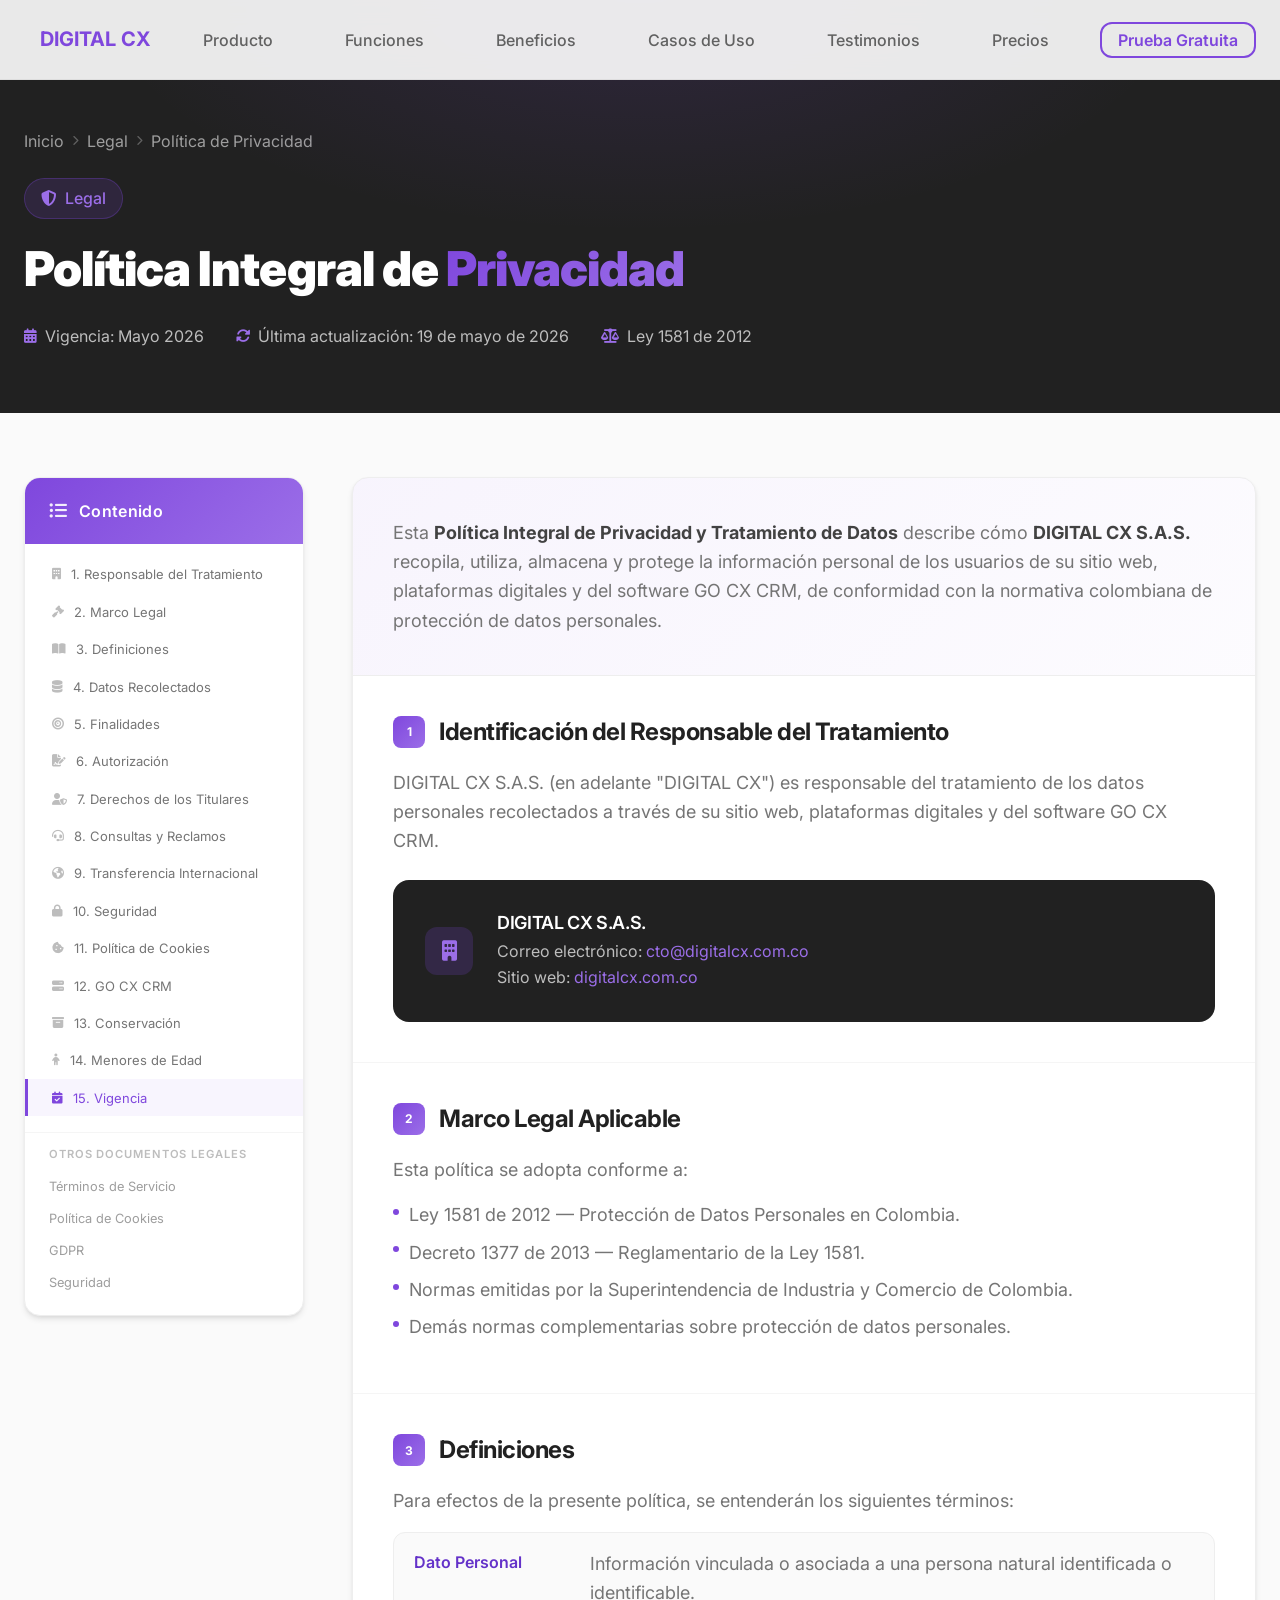
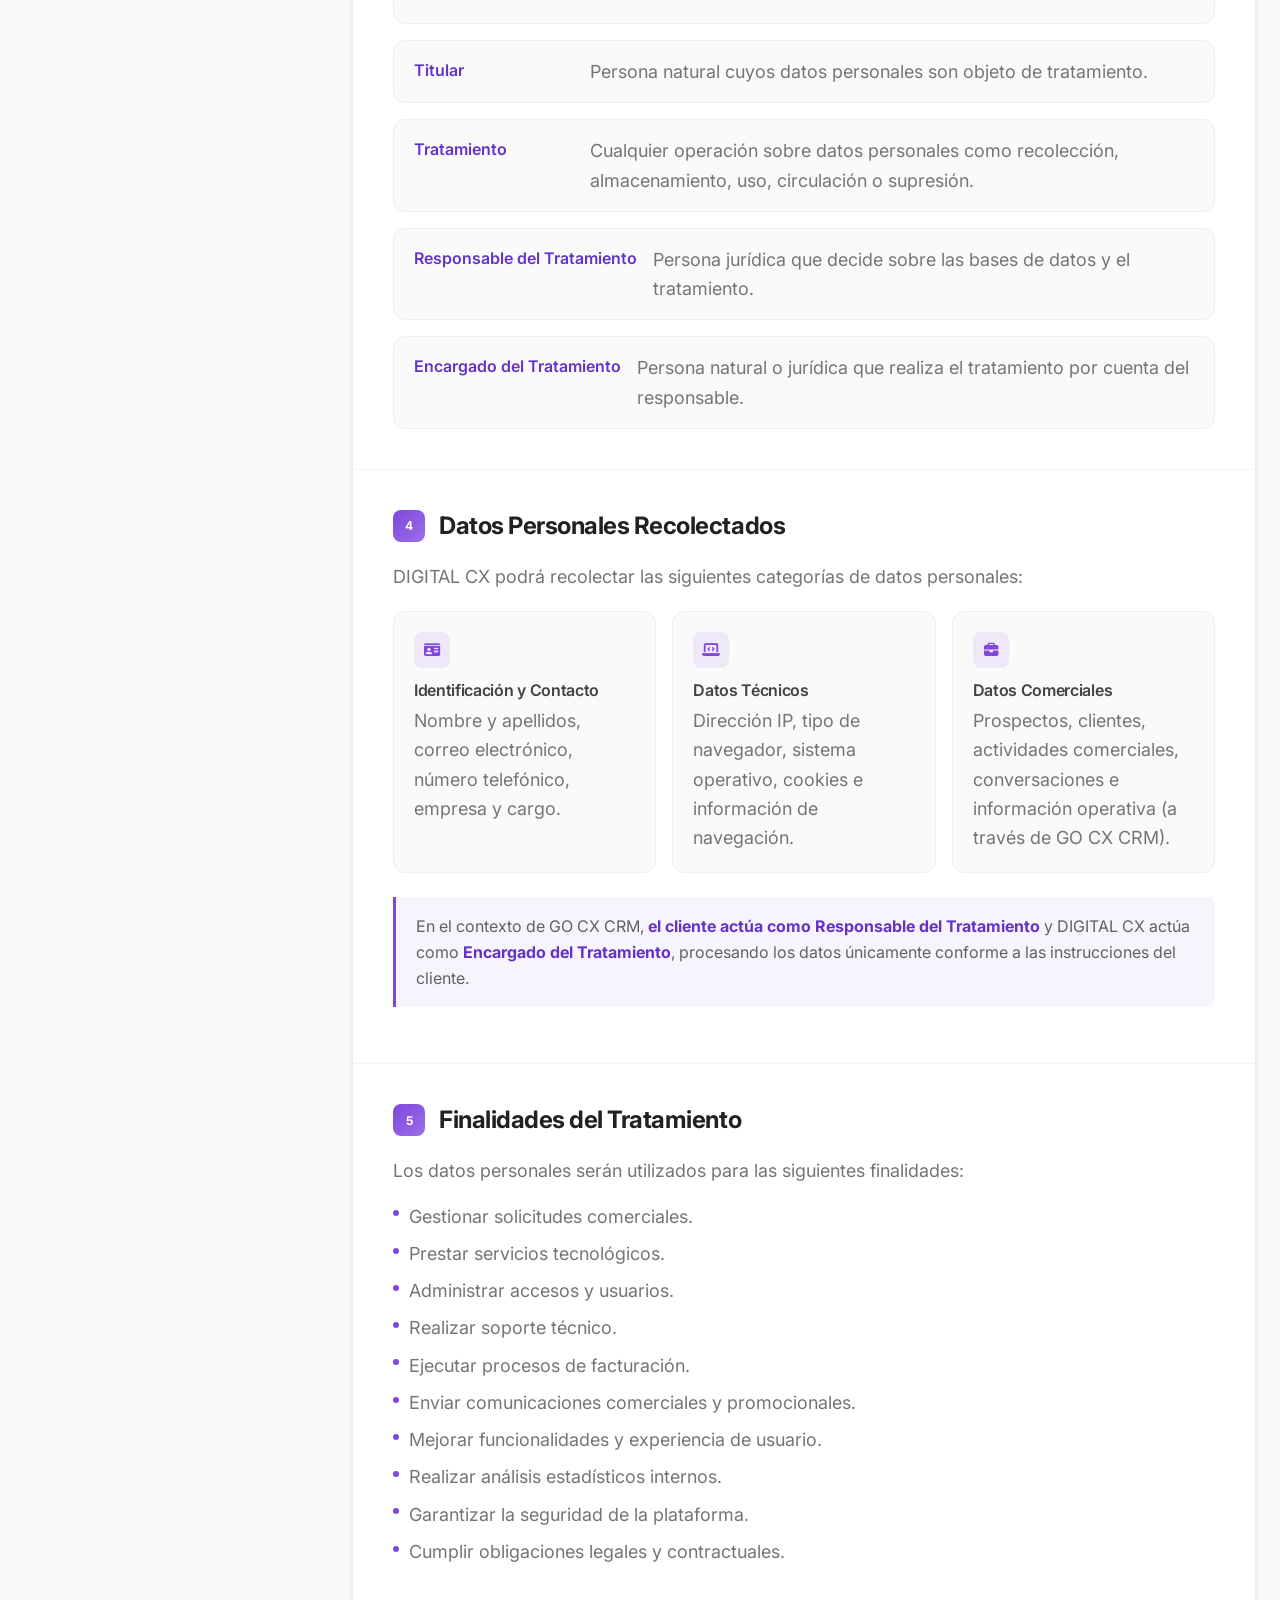
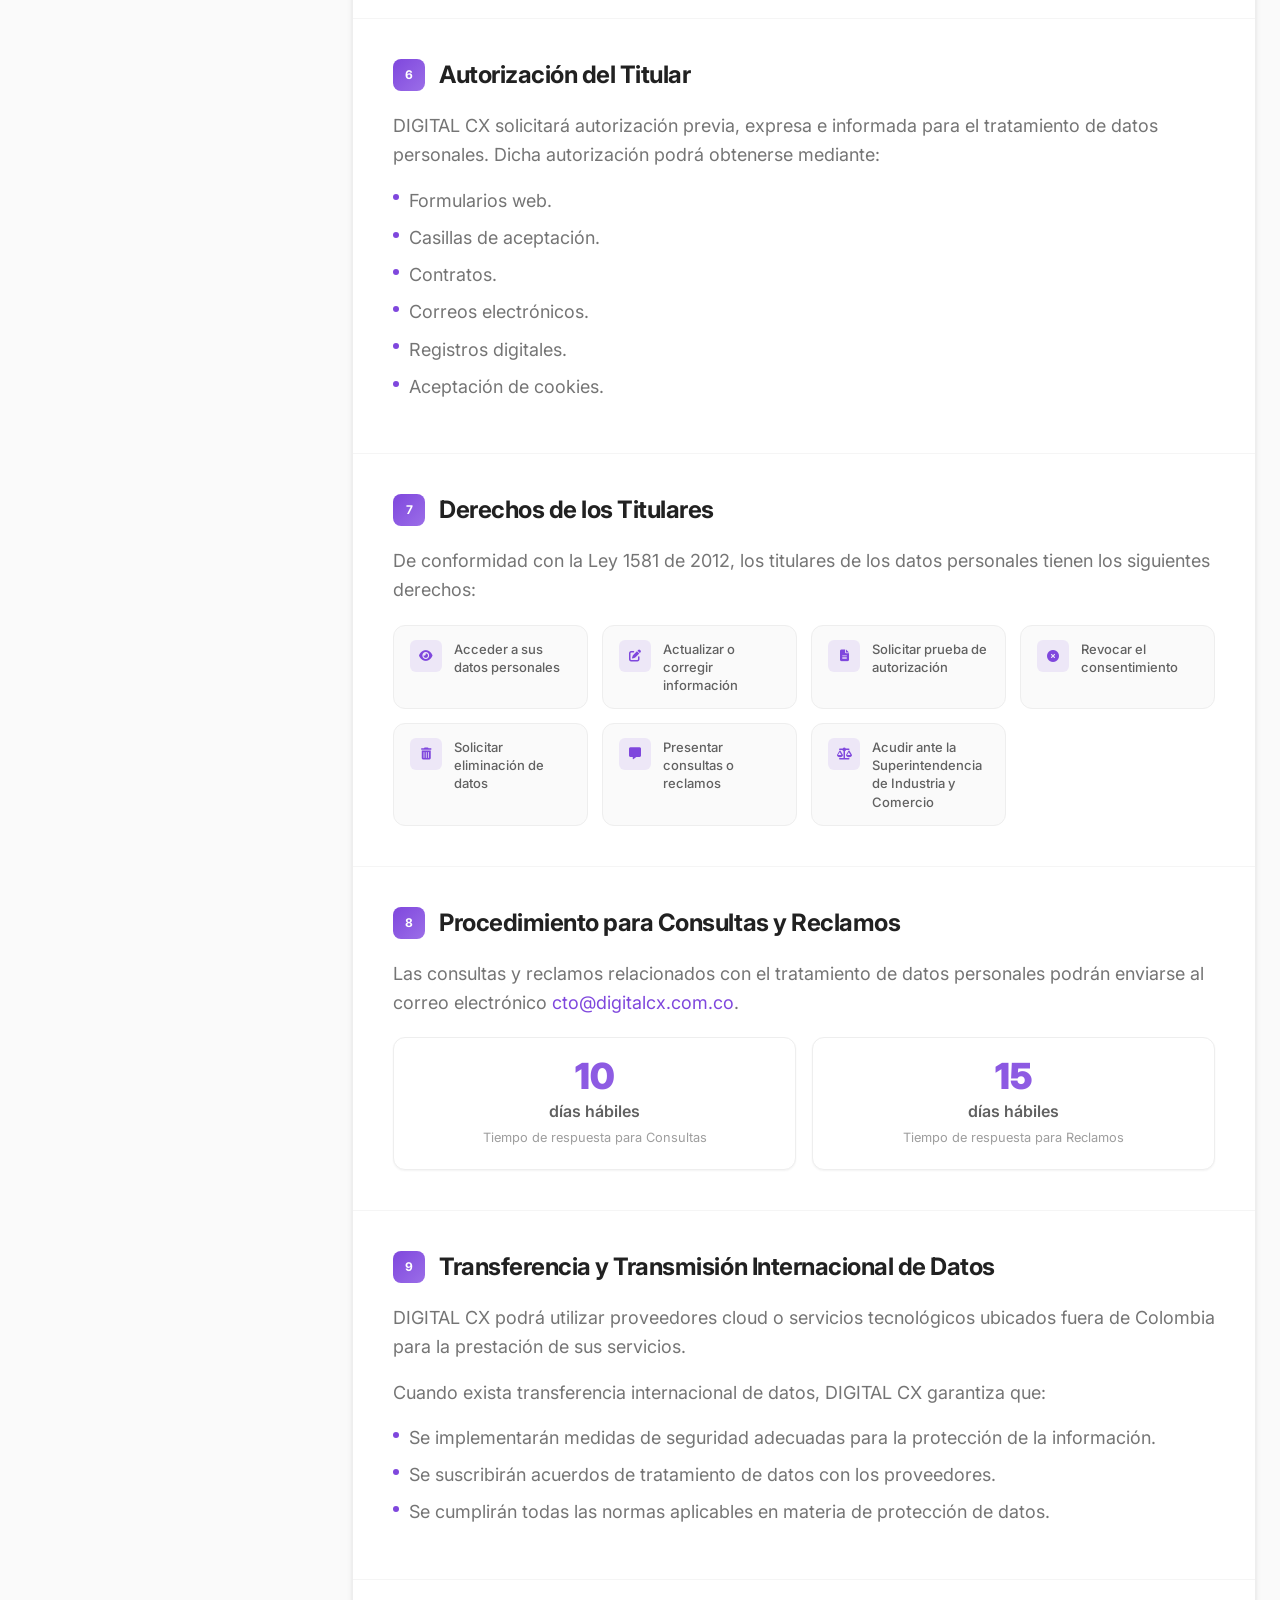
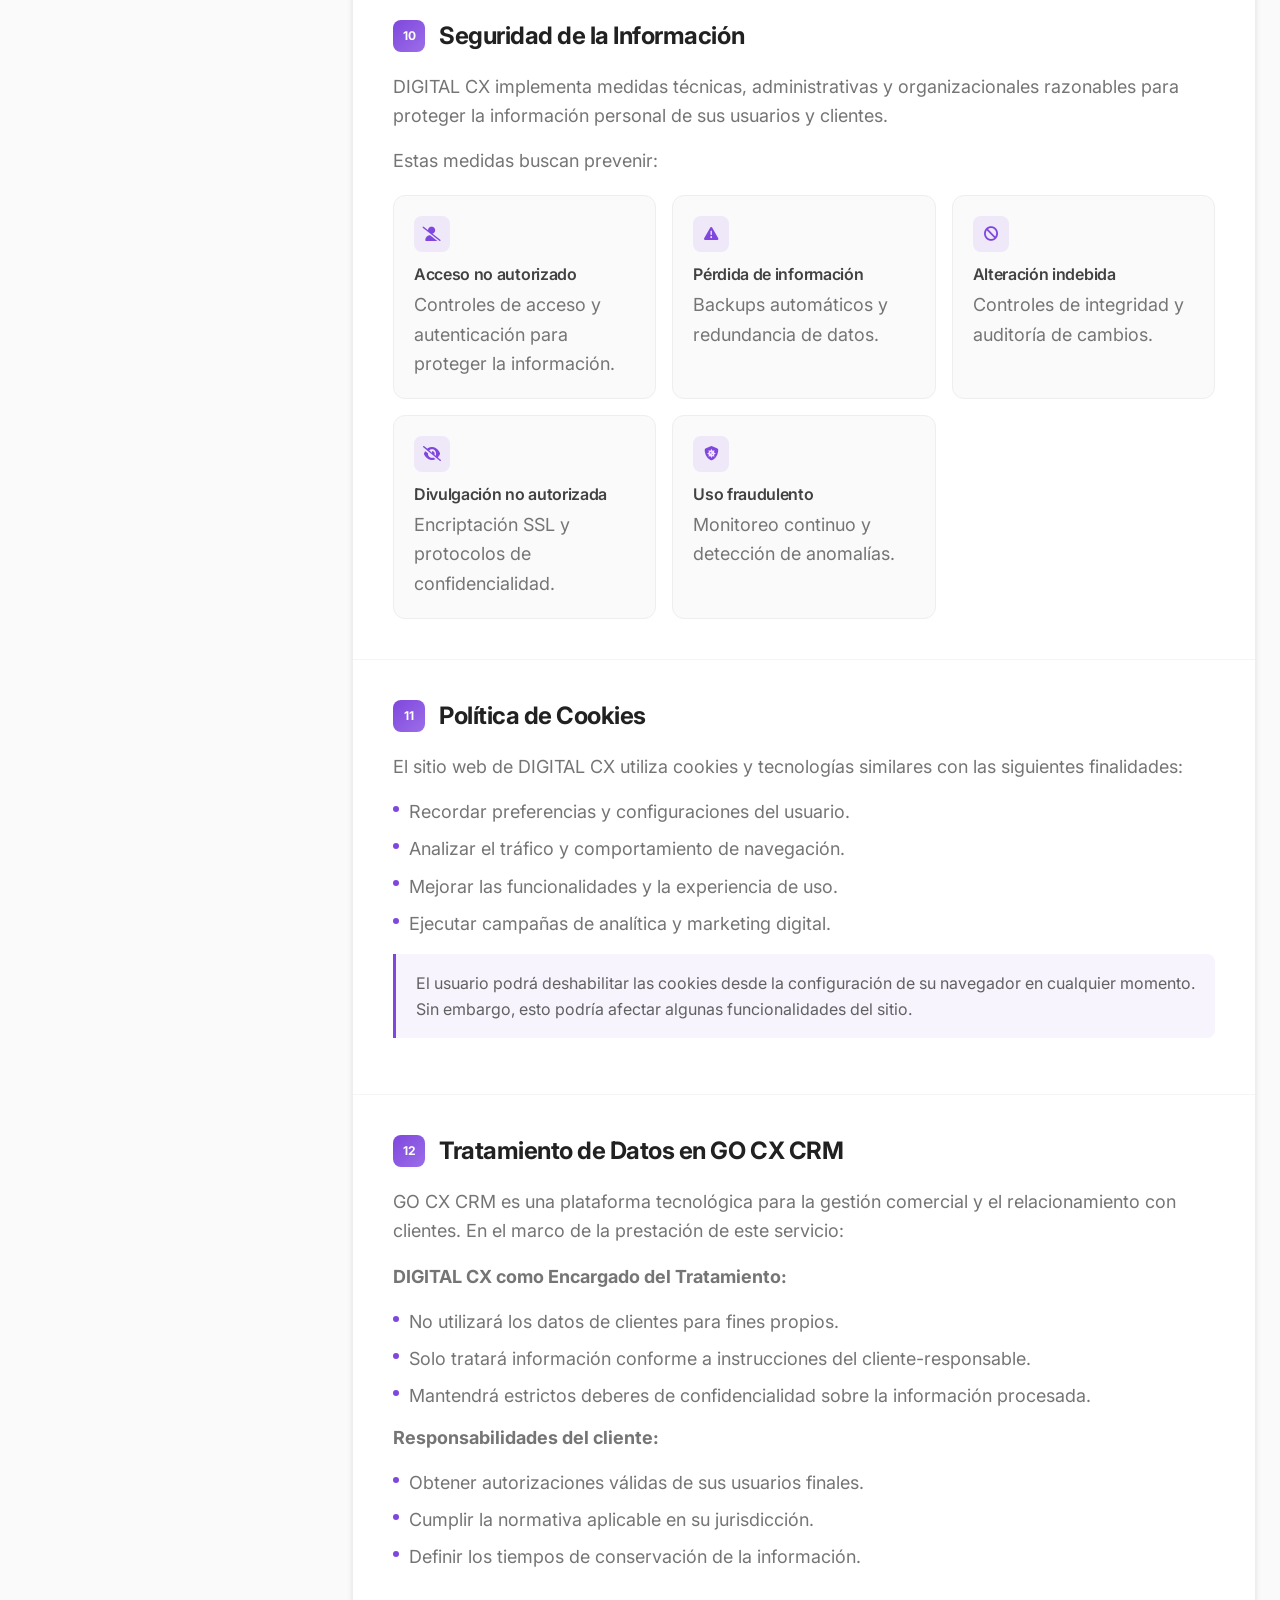
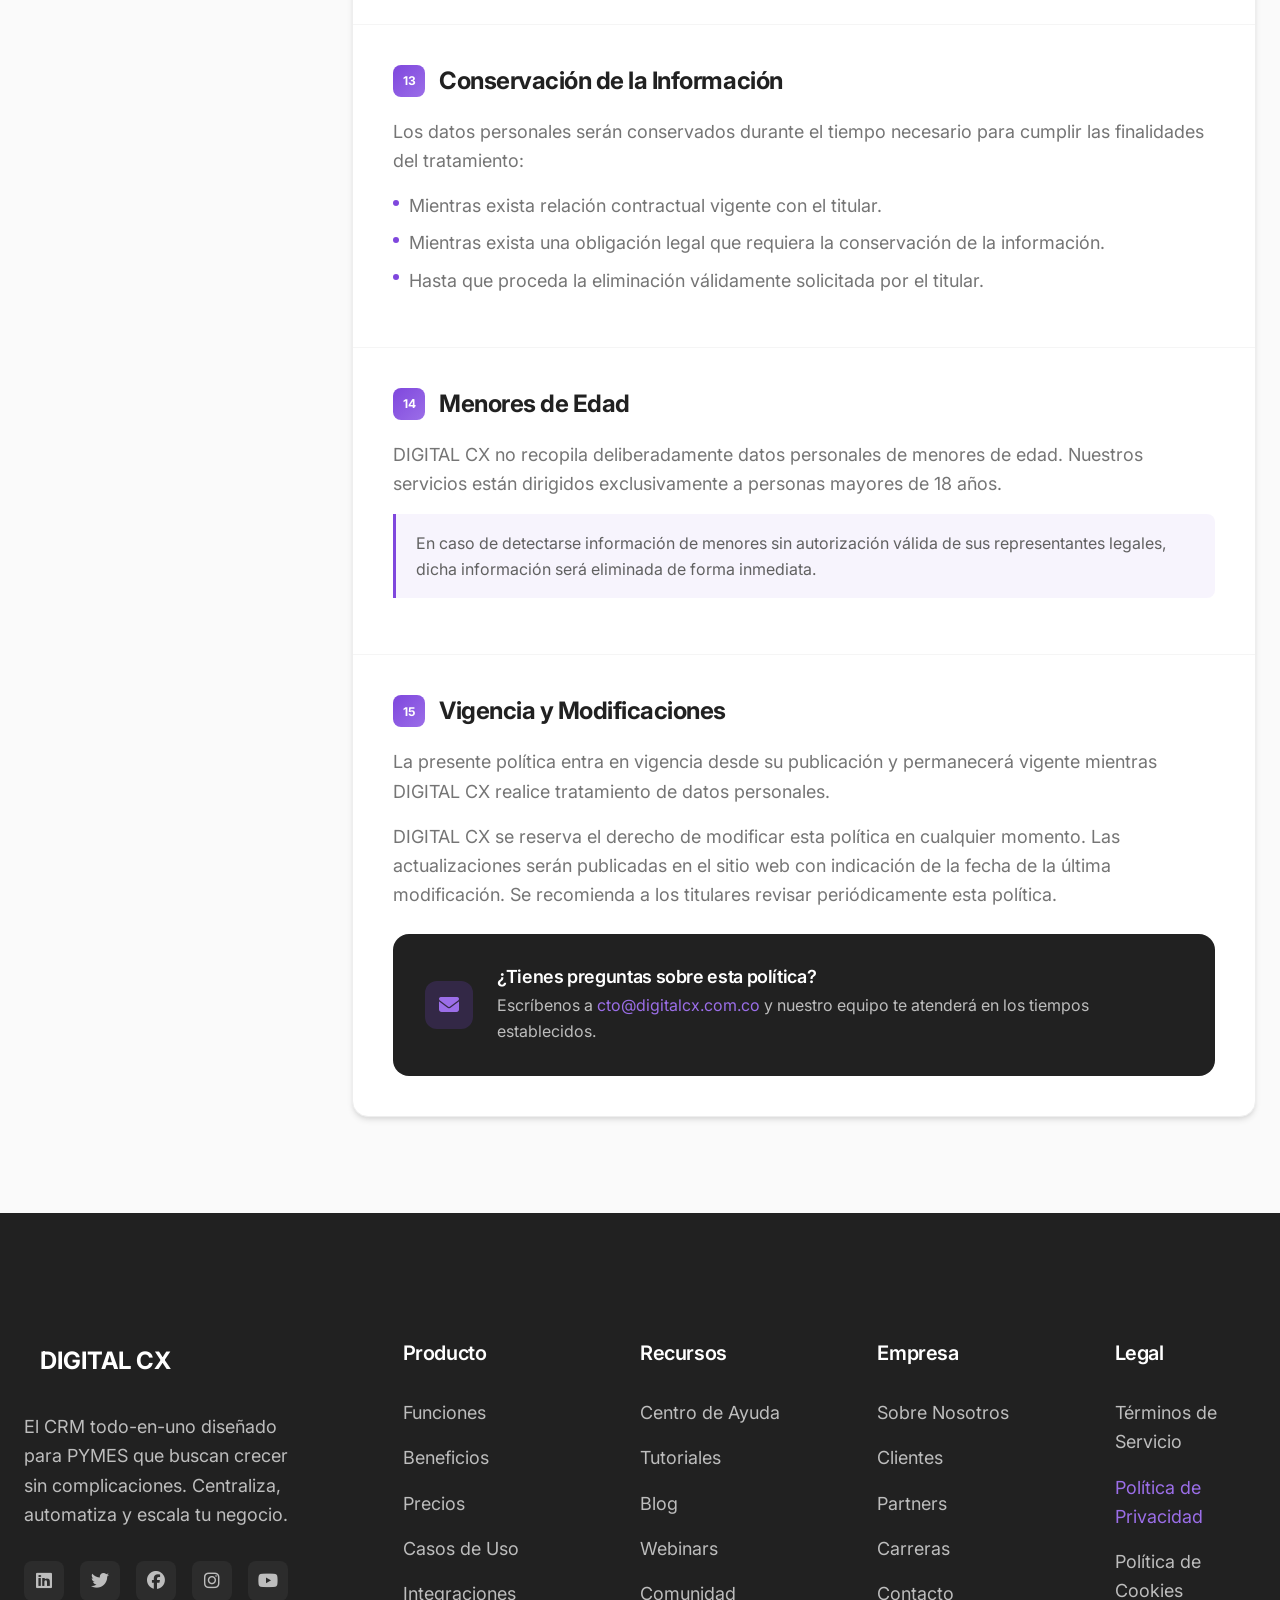
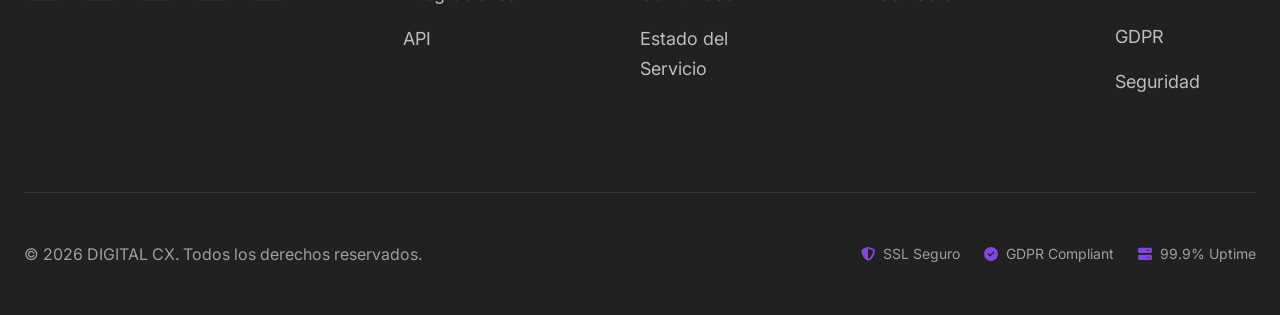
<file: legal/politica-privacidad.html>
<!DOCTYPE html>
<html lang="es">
<head>
    <meta charset="UTF-8">
    <meta name="viewport" content="width=device-width, initial-scale=1.0">
    <meta name="description" content="Política Integral de Privacidad y Tratamiento de Datos de DIGITAL CX S.A.S. Conoce cómo protegemos tu información personal conforme a la Ley 1581 de 2012.">
    <title>Política de Privacidad | DIGITAL CX</title>

    <!-- Google Fonts - Inter -->
    <link rel="preconnect" href="https://fonts.googleapis.com">
    <link rel="preconnect" href="https://fonts.gstatic.com" crossorigin>
    <link href="https://fonts.googleapis.com/css2?family=Inter:wght@300;400;500;600;700;800;900&display=swap" rel="stylesheet">

    <!-- Font Awesome -->
    <link rel="stylesheet" href="https://cdn.jsdelivr.net/npm/@fortawesome/fontawesome-free@6.4.0/css/all.min.css">

    <!-- Custom CSS -->
    <link rel="stylesheet" href="../css/style.css">

    <style>
        /* ===== LEGAL PAGE STYLES ===== */
        .legal-hero {
            background: var(--color-gray-900);
            padding: 8rem 0 4rem;
            position: relative;
            overflow: hidden;
        }

        .legal-hero::before {
            content: '';
            position: absolute;
            inset: 0;
            background: radial-gradient(ellipse 60% 80% at 50% 0%, rgba(127, 71, 221, 0.15) 0%, transparent 70%);
            pointer-events: none;
        }

        .legal-hero__breadcrumb {
            display: flex;
            align-items: center;
            gap: 0.5rem;
            font-size: var(--font-size-sm);
            color: var(--color-gray-500);
            margin-bottom: 1.5rem;
        }

        .legal-hero__breadcrumb a {
            color: var(--color-gray-500);
            text-decoration: none;
            transition: color var(--transition-fast);
        }

        .legal-hero__breadcrumb a:hover {
            color: var(--color-primary-light);
        }

        .legal-hero__breadcrumb i {
            font-size: 0.65rem;
            color: var(--color-gray-700);
        }

        .legal-hero__badge {
            display: inline-flex;
            align-items: center;
            gap: 0.5rem;
            background: rgba(127, 71, 221, 0.15);
            border: 1px solid rgba(127, 71, 221, 0.3);
            color: var(--color-primary-light);
            padding: 0.4rem 1rem;
            border-radius: var(--radius-full);
            font-size: var(--font-size-sm);
            font-weight: var(--font-weight-medium);
            margin-bottom: 1.25rem;
        }

        .legal-hero__title {
            font-size: var(--font-size-4xl);
            font-weight: var(--font-weight-black);
            color: var(--color-white);
            line-height: var(--line-height-tight);
            margin-bottom: 1rem;
        }

        .legal-hero__meta {
            display: flex;
            align-items: center;
            gap: 2rem;
            flex-wrap: wrap;
            margin-top: 1.5rem;
        }

        .legal-hero__meta-item {
            display: flex;
            align-items: center;
            gap: 0.5rem;
            font-size: var(--font-size-sm);
            color: var(--color-gray-400);
        }

        .legal-hero__meta-item i {
            color: var(--color-primary-light);
            font-size: 0.9rem;
        }

        /* ===== LAYOUT ===== */
        .legal-layout {
            background: var(--color-gray-50);
            padding: 4rem 0 6rem;
        }

        .legal-layout .container {
            display: grid;
            grid-template-columns: 280px 1fr;
            gap: 3rem;
            align-items: start;
        }

        /* ===== SIDEBAR NAV ===== */
        .legal-sidebar {
            position: sticky;
            top: 6rem;
        }

        .legal-nav {
            background: var(--color-white);
            border-radius: var(--radius-xl);
            box-shadow: var(--shadow-md);
            overflow: hidden;
            border: 1px solid var(--color-gray-200);
        }

        .legal-nav__header {
            background: var(--gradient-primary);
            padding: 1.25rem 1.5rem;
            display: flex;
            align-items: center;
            gap: 0.75rem;
        }

        .legal-nav__header i {
            color: rgba(255,255,255,0.9);
            font-size: 1.1rem;
        }

        .legal-nav__header span {
            color: var(--color-white);
            font-weight: var(--font-weight-semibold);
            font-size: var(--font-size-sm);
            letter-spacing: 0.02em;
        }

        .legal-nav__list {
            list-style: none;
            padding: 0.75rem 0;
        }

        .legal-nav__list li a {
            display: flex;
            align-items: center;
            gap: 0.625rem;
            padding: 0.6rem 1.5rem;
            font-size: 0.8125rem;
            color: var(--color-gray-600);
            text-decoration: none;
            transition: all var(--transition-fast);
            border-left: 3px solid transparent;
            line-height: 1.4;
        }

        .legal-nav__list li a i {
            font-size: 0.75rem;
            color: var(--color-gray-400);
            flex-shrink: 0;
            transition: color var(--transition-fast);
        }

        .legal-nav__list li a:hover,
        .legal-nav__list li a.active {
            color: var(--color-primary);
            border-left-color: var(--color-primary);
            background: rgba(127, 71, 221, 0.05);
        }

        .legal-nav__list li a:hover i,
        .legal-nav__list li a.active i {
            color: var(--color-primary);
        }

        .legal-nav__divider {
            height: 1px;
            background: var(--color-gray-100);
            margin: 0.5rem 1.5rem;
        }

        .legal-nav__other {
            padding: 0.75rem 1.5rem 1rem;
            border-top: 1px solid var(--color-gray-100);
            margin-top: 0.25rem;
        }

        .legal-nav__other-title {
            font-size: 0.7rem;
            font-weight: var(--font-weight-semibold);
            color: var(--color-gray-400);
            text-transform: uppercase;
            letter-spacing: 0.08em;
            margin-bottom: 0.5rem;
        }

        .legal-nav__other-list {
            list-style: none;
        }

        .legal-nav__other-list li a {
            display: block;
            padding: 0.35rem 0;
            font-size: 0.8rem;
            color: var(--color-gray-500);
            text-decoration: none;
            transition: color var(--transition-fast);
        }

        .legal-nav__other-list li a:hover {
            color: var(--color-primary);
        }

        /* ===== CONTENT ===== */
        .legal-content {
            background: var(--color-white);
            border-radius: var(--radius-xl);
            box-shadow: var(--shadow-md);
            border: 1px solid var(--color-gray-200);
            overflow: hidden;
        }

        .legal-content__intro {
            background: linear-gradient(135deg, rgba(127, 71, 221, 0.06) 0%, rgba(127, 71, 221, 0.02) 100%);
            border-bottom: 1px solid var(--color-gray-200);
            padding: 2.5rem;
        }

        .legal-content__intro p {
            font-size: var(--font-size-base);
            color: var(--color-gray-600);
            line-height: var(--line-height-relaxed);
            margin: 0;
        }

        .legal-content__intro strong {
            color: var(--color-gray-800);
        }

        .legal-section {
            padding: 2.5rem;
            border-bottom: 1px solid var(--color-gray-100);
            scroll-margin-top: 6rem;
        }

        .legal-section:last-child {
            border-bottom: none;
        }

        .legal-section__number {
            display: inline-flex;
            align-items: center;
            justify-content: center;
            width: 2rem;
            height: 2rem;
            background: var(--gradient-primary);
            color: var(--color-white);
            border-radius: var(--radius-md);
            font-size: 0.75rem;
            font-weight: var(--font-weight-bold);
            flex-shrink: 0;
        }

        .legal-section__heading {
            display: flex;
            align-items: center;
            gap: 0.875rem;
            margin-bottom: 1.25rem;
        }

        .legal-section__title {
            font-size: var(--font-size-xl);
            font-weight: var(--font-weight-bold);
            color: var(--color-gray-900);
            line-height: var(--line-height-tight);
        }

        .legal-section p {
            font-size: var(--font-size-base);
            color: var(--color-gray-600);
            line-height: var(--line-height-relaxed);
            margin-bottom: 1rem;
        }

        .legal-section p:last-child {
            margin-bottom: 0;
        }

        .legal-section ul {
            list-style: none;
            margin: 0.75rem 0;
            display: flex;
            flex-direction: column;
            gap: 0.5rem;
        }

        .legal-section ul li {
            display: flex;
            align-items: flex-start;
            gap: 0.625rem;
            font-size: var(--font-size-base);
            color: var(--color-gray-600);
            line-height: var(--line-height-relaxed);
        }

        .legal-section ul li::before {
            content: '';
            width: 6px;
            height: 6px;
            border-radius: 50%;
            background: var(--color-primary);
            flex-shrink: 0;
            margin-top: 0.55rem;
        }

        /* ===== CARDS INSIDE SECTIONS ===== */
        .legal-cards {
            display: grid;
            grid-template-columns: repeat(auto-fit, minmax(200px, 1fr));
            gap: 1rem;
            margin-top: 1.25rem;
        }

        .legal-card {
            background: var(--color-gray-50);
            border: 1px solid var(--color-gray-200);
            border-radius: var(--radius-lg);
            padding: 1.25rem;
        }

        .legal-card__icon {
            width: 2.25rem;
            height: 2.25rem;
            background: rgba(127, 71, 221, 0.1);
            border-radius: var(--radius-md);
            display: flex;
            align-items: center;
            justify-content: center;
            margin-bottom: 0.75rem;
        }

        .legal-card__icon i {
            color: var(--color-primary);
            font-size: 0.9rem;
        }

        .legal-card__title {
            font-size: var(--font-size-sm);
            font-weight: var(--font-weight-semibold);
            color: var(--color-gray-800);
            margin-bottom: 0.375rem;
        }

        .legal-card__desc {
            font-size: 0.8125rem;
            color: var(--color-gray-500);
            line-height: 1.5;
            margin: 0;
        }

        /* ===== HIGHLIGHT BOXES ===== */
        .legal-highlight {
            background: rgba(127, 71, 221, 0.06);
            border-left: 3px solid var(--color-primary);
            border-radius: 0 var(--radius-md) var(--radius-md) 0;
            padding: 1rem 1.25rem;
            margin: 1rem 0;
        }

        .legal-highlight p {
            margin: 0;
            font-size: var(--font-size-sm);
            color: var(--color-gray-700);
        }

        .legal-highlight strong {
            color: var(--color-primary-dark);
        }

        /* ===== CONTACT BOX ===== */
        .legal-contact {
            background: var(--color-gray-900);
            border-radius: var(--radius-xl);
            padding: 2rem;
            margin-top: 1.5rem;
            display: flex;
            align-items: center;
            gap: 1.5rem;
            flex-wrap: wrap;
        }

        .legal-contact__icon {
            width: 3rem;
            height: 3rem;
            background: rgba(127, 71, 221, 0.2);
            border-radius: var(--radius-lg);
            display: flex;
            align-items: center;
            justify-content: center;
            flex-shrink: 0;
        }

        .legal-contact__icon i {
            color: var(--color-primary-light);
            font-size: 1.25rem;
        }

        .legal-contact__body {
            flex: 1;
        }

        .legal-contact__body h4 {
            font-size: var(--font-size-base);
            font-weight: var(--font-weight-semibold);
            color: var(--color-white);
            margin-bottom: 0.25rem;
        }

        .legal-contact__body p {
            font-size: var(--font-size-sm);
            color: var(--color-gray-400);
            margin: 0;
        }

        .legal-contact__body a {
            color: var(--color-primary-light);
            text-decoration: none;
        }

        .legal-contact__body a:hover {
            text-decoration: underline;
        }

        /* ===== DEFINITIONS GRID ===== */
        .legal-definitions {
            display: flex;
            flex-direction: column;
            gap: 1rem;
            margin-top: 1rem;
        }

        .legal-definition {
            display: flex;
            gap: 1rem;
            padding: 1rem 1.25rem;
            background: var(--color-gray-50);
            border: 1px solid var(--color-gray-200);
            border-radius: var(--radius-lg);
        }

        .legal-definition__term {
            font-weight: var(--font-weight-semibold);
            color: var(--color-primary-dark);
            font-size: var(--font-size-sm);
            min-width: 160px;
            flex-shrink: 0;
        }

        .legal-definition__desc {
            font-size: var(--font-size-sm);
            color: var(--color-gray-600);
            line-height: var(--line-height-relaxed);
            margin: 0;
        }

        /* ===== DEADLINE PILLS ===== */
        .legal-deadlines {
            display: grid;
            grid-template-columns: repeat(auto-fit, minmax(180px, 1fr));
            gap: 1rem;
            margin-top: 1.25rem;
        }

        .legal-deadline {
            background: var(--color-white);
            border: 1px solid var(--color-gray-200);
            border-radius: var(--radius-lg);
            padding: 1.25rem;
            text-align: center;
            box-shadow: var(--shadow-xs);
        }

        .legal-deadline__number {
            font-size: var(--font-size-3xl);
            font-weight: var(--font-weight-black);
            background: var(--gradient-primary);
            -webkit-background-clip: text;
            -webkit-text-fill-color: transparent;
            background-clip: text;
            line-height: 1;
            margin-bottom: 0.25rem;
        }

        .legal-deadline__unit {
            font-size: var(--font-size-sm);
            font-weight: var(--font-weight-semibold);
            color: var(--color-gray-700);
        }

        .legal-deadline__label {
            font-size: 0.8rem;
            color: var(--color-gray-500);
            margin-top: 0.25rem;
        }

        /* ===== RIGHTS GRID ===== */
        .legal-rights {
            display: grid;
            grid-template-columns: repeat(auto-fit, minmax(180px, 1fr));
            gap: 0.875rem;
            margin-top: 1.25rem;
        }

        .legal-right {
            display: flex;
            align-items: flex-start;
            gap: 0.75rem;
            padding: 0.875rem 1rem;
            background: var(--color-gray-50);
            border: 1px solid var(--color-gray-200);
            border-radius: var(--radius-lg);
            transition: border-color var(--transition-fast), box-shadow var(--transition-fast);
        }

        .legal-right:hover {
            border-color: rgba(127, 71, 221, 0.3);
            box-shadow: var(--shadow-sm);
        }

        .legal-right__icon {
            width: 2rem;
            height: 2rem;
            background: rgba(127, 71, 221, 0.1);
            border-radius: var(--radius-sm);
            display: flex;
            align-items: center;
            justify-content: center;
            flex-shrink: 0;
        }

        .legal-right__icon i {
            color: var(--color-primary);
            font-size: 0.75rem;
        }

        .legal-right__text {
            font-size: 0.8125rem;
            font-weight: var(--font-weight-medium);
            color: var(--color-gray-700);
            line-height: 1.4;
        }

        /* ===== RESPONSIVE ===== */
        @media (max-width: 1024px) {
            .legal-layout .container {
                grid-template-columns: 240px 1fr;
                gap: 2rem;
            }
        }

        @media (max-width: 768px) {
            .legal-layout .container {
                grid-template-columns: 1fr;
            }

            .legal-sidebar {
                position: static;
            }

            .legal-hero {
                padding: 7rem 0 3rem;
            }

            .legal-hero__title {
                font-size: var(--font-size-3xl);
            }

            .legal-section {
                padding: 2rem 1.5rem;
            }

            .legal-content__intro {
                padding: 1.75rem 1.5rem;
            }

            .legal-definition {
                flex-direction: column;
                gap: 0.5rem;
            }

            .legal-definition__term {
                min-width: unset;
            }

            .legal-contact {
                flex-direction: column;
                text-align: center;
            }

            .legal-contact__icon {
                margin: 0 auto;
            }
        }
    </style>
</head>
<body>
    <!-- Skip Link -->
    <a href="#main-content" class="skip-link">Saltar al contenido principal</a>

    <!-- Header -->
    <header class="header" id="header">
        <nav class="nav container">
            <a href="../index.html" class="nav__logo" aria-label="DIGITAL CX - Inicio">
                <i class="fas fa-chart-network" aria-hidden="true"></i>
                <span>DIGITAL CX</span>
            </a>

            <div class="nav__menu" id="nav-menu">
                <ul class="nav__list">
                    <li class="nav__item">
                        <a href="../index.html#producto" class="nav__link">Producto</a>
                    </li>
                    <li class="nav__item">
                        <a href="../index.html#funciones" class="nav__link">Funciones</a>
                    </li>
                    <li class="nav__item">
                        <a href="../index.html#beneficios" class="nav__link">Beneficios</a>
                    </li>
                    <li class="nav__item">
                        <a href="../index.html#casos" class="nav__link">Casos de Uso</a>
                    </li>
                    <li class="nav__item">
                        <a href="../index.html#testimonios" class="nav__link">Testimonios</a>
                    </li>
                    <li class="nav__item">
                        <a href="../index.html#precios" class="nav__link">Precios</a>
                    </li>
                </ul>
            </div>

            <div class="nav__cta">
                <a href="../index.html#demo" class="btn btn--outline btn--sm">Prueba Gratuita</a>
            </div>

            <button class="nav__toggle" id="nav-toggle" aria-label="Abrir menú de navegación" aria-expanded="false">
                <span class="nav__toggle-line"></span>
                <span class="nav__toggle-line"></span>
                <span class="nav__toggle-line"></span>
            </button>
        </nav>
    </header>

    <!-- Main Content -->
    <main id="main-content">

        <!-- Hero -->
        <section class="legal-hero">
            <div class="container">
                <nav class="legal-hero__breadcrumb" aria-label="Breadcrumb">
                    <a href="../index.html">Inicio</a>
                    <i class="fas fa-chevron-right"></i>
                    <a href="#">Legal</a>
                    <i class="fas fa-chevron-right"></i>
                    <span>Política de Privacidad</span>
                </nav>

                <span class="legal-hero__badge">
                    <i class="fas fa-shield-alt"></i>
                    Legal
                </span>

                <h1 class="legal-hero__title">Política Integral de <span class="gradient-text">Privacidad</span></h1>

                <div class="legal-hero__meta">
                    <div class="legal-hero__meta-item">
                        <i class="fas fa-calendar-alt"></i>
                        <span>Vigencia: Mayo 2026</span>
                    </div>
                    <div class="legal-hero__meta-item">
                        <i class="fas fa-sync-alt"></i>
                        <span>Última actualización: 19 de mayo de 2026</span>
                    </div>
                    <div class="legal-hero__meta-item">
                        <i class="fas fa-balance-scale"></i>
                        <span>Ley 1581 de 2012</span>
                    </div>
                </div>
            </div>
        </section>

        <!-- Layout -->
        <div class="legal-layout">
            <div class="container">

                <!-- Sidebar -->
                <aside class="legal-sidebar">
                    <nav class="legal-nav" aria-label="Índice de la política">
                        <div class="legal-nav__header">
                            <i class="fas fa-list-ul"></i>
                            <span>Contenido</span>
                        </div>
                        <ul class="legal-nav__list">
                            <li><a href="#responsable"><i class="fas fa-building"></i> 1. Responsable del Tratamiento</a></li>
                            <li><a href="#marco-legal"><i class="fas fa-gavel"></i> 2. Marco Legal</a></li>
                            <li><a href="#definiciones"><i class="fas fa-book-open"></i> 3. Definiciones</a></li>
                            <li><a href="#datos-recolectados"><i class="fas fa-database"></i> 4. Datos Recolectados</a></li>
                            <li><a href="#finalidades"><i class="fas fa-bullseye"></i> 5. Finalidades</a></li>
                            <li><a href="#autorizacion"><i class="fas fa-file-signature"></i> 6. Autorización</a></li>
                            <li><a href="#derechos"><i class="fas fa-user-shield"></i> 7. Derechos de los Titulares</a></li>
                            <li><a href="#consultas"><i class="fas fa-headset"></i> 8. Consultas y Reclamos</a></li>
                            <li><a href="#transferencia"><i class="fas fa-globe-americas"></i> 9. Transferencia Internacional</a></li>
                            <li><a href="#seguridad"><i class="fas fa-lock"></i> 10. Seguridad</a></li>
                            <li><a href="#cookies"><i class="fas fa-cookie-bite"></i> 11. Política de Cookies</a></li>
                            <li><a href="#go-cx-crm"><i class="fas fa-server"></i> 12. GO CX CRM</a></li>
                            <li><a href="#conservacion"><i class="fas fa-archive"></i> 13. Conservación</a></li>
                            <li><a href="#menores"><i class="fas fa-child"></i> 14. Menores de Edad</a></li>
                            <li><a href="#vigencia"><i class="fas fa-calendar-check"></i> 15. Vigencia</a></li>
                        </ul>
                        <div class="legal-nav__other">
                            <p class="legal-nav__other-title">Otros documentos legales</p>
                            <ul class="legal-nav__other-list">
                                <li><a href="#">Términos de Servicio</a></li>
                                <li><a href="#">Política de Cookies</a></li>
                                <li><a href="#">GDPR</a></li>
                                <li><a href="#">Seguridad</a></li>
                            </ul>
                        </div>
                    </nav>
                </aside>

                <!-- Content -->
                <article class="legal-content">

                    <!-- Intro -->
                    <div class="legal-content__intro">
                        <p>
                            Esta <strong>Política Integral de Privacidad y Tratamiento de Datos</strong> describe cómo <strong>DIGITAL CX S.A.S.</strong> recopila, utiliza, almacena y protege la información personal de los usuarios de su sitio web, plataformas digitales y del software GO CX CRM, de conformidad con la normativa colombiana de protección de datos personales.
                        </p>
                    </div>

                    <!-- 1. Responsable -->
                    <section class="legal-section" id="responsable">
                        <div class="legal-section__heading">
                            <span class="legal-section__number">1</span>
                            <h2 class="legal-section__title">Identificación del Responsable del Tratamiento</h2>
                        </div>
                        <p>
                            DIGITAL CX S.A.S. (en adelante "DIGITAL CX") es responsable del tratamiento de los datos personales recolectados a través de su sitio web, plataformas digitales y del software GO CX CRM.
                        </p>

                        <div class="legal-contact">
                            <div class="legal-contact__icon">
                                <i class="fas fa-building"></i>
                            </div>
                            <div class="legal-contact__body">
                                <h4>DIGITAL CX S.A.S.</h4>
                                <p>
                                    Correo electrónico: <a href="mailto:cto@digitalcx.com.co">cto@digitalcx.com.co</a><br>
                                    Sitio web: <a href="https://digitalcx.com.co" target="_blank" rel="noopener noreferrer">digitalcx.com.co</a>
                                </p>
                            </div>
                        </div>
                    </section>

                    <!-- 2. Marco Legal -->
                    <section class="legal-section" id="marco-legal">
                        <div class="legal-section__heading">
                            <span class="legal-section__number">2</span>
                            <h2 class="legal-section__title">Marco Legal Aplicable</h2>
                        </div>
                        <p>Esta política se adopta conforme a:</p>
                        <ul>
                            <li>Ley 1581 de 2012 — Protección de Datos Personales en Colombia.</li>
                            <li>Decreto 1377 de 2013 — Reglamentario de la Ley 1581.</li>
                            <li>Normas emitidas por la Superintendencia de Industria y Comercio de Colombia.</li>
                            <li>Demás normas complementarias sobre protección de datos personales.</li>
                        </ul>
                    </section>

                    <!-- 3. Definiciones -->
                    <section class="legal-section" id="definiciones">
                        <div class="legal-section__heading">
                            <span class="legal-section__number">3</span>
                            <h2 class="legal-section__title">Definiciones</h2>
                        </div>
                        <p>Para efectos de la presente política, se entenderán los siguientes términos:</p>

                        <div class="legal-definitions">
                            <div class="legal-definition">
                                <span class="legal-definition__term">Dato Personal</span>
                                <p class="legal-definition__desc">Información vinculada o asociada a una persona natural identificada o identificable.</p>
                            </div>
                            <div class="legal-definition">
                                <span class="legal-definition__term">Titular</span>
                                <p class="legal-definition__desc">Persona natural cuyos datos personales son objeto de tratamiento.</p>
                            </div>
                            <div class="legal-definition">
                                <span class="legal-definition__term">Tratamiento</span>
                                <p class="legal-definition__desc">Cualquier operación sobre datos personales como recolección, almacenamiento, uso, circulación o supresión.</p>
                            </div>
                            <div class="legal-definition">
                                <span class="legal-definition__term">Responsable del Tratamiento</span>
                                <p class="legal-definition__desc">Persona jurídica que decide sobre las bases de datos y el tratamiento.</p>
                            </div>
                            <div class="legal-definition">
                                <span class="legal-definition__term">Encargado del Tratamiento</span>
                                <p class="legal-definition__desc">Persona natural o jurídica que realiza el tratamiento por cuenta del responsable.</p>
                            </div>
                        </div>
                    </section>

                    <!-- 4. Datos Recolectados -->
                    <section class="legal-section" id="datos-recolectados">
                        <div class="legal-section__heading">
                            <span class="legal-section__number">4</span>
                            <h2 class="legal-section__title">Datos Personales Recolectados</h2>
                        </div>
                        <p>DIGITAL CX podrá recolectar las siguientes categorías de datos personales:</p>

                        <div class="legal-cards">
                            <div class="legal-card">
                                <div class="legal-card__icon">
                                    <i class="fas fa-id-card"></i>
                                </div>
                                <h3 class="legal-card__title">Identificación y Contacto</h3>
                                <p class="legal-card__desc">Nombre y apellidos, correo electrónico, número telefónico, empresa y cargo.</p>
                            </div>
                            <div class="legal-card">
                                <div class="legal-card__icon">
                                    <i class="fas fa-laptop-code"></i>
                                </div>
                                <h3 class="legal-card__title">Datos Técnicos</h3>
                                <p class="legal-card__desc">Dirección IP, tipo de navegador, sistema operativo, cookies e información de navegación.</p>
                            </div>
                            <div class="legal-card">
                                <div class="legal-card__icon">
                                    <i class="fas fa-briefcase"></i>
                                </div>
                                <h3 class="legal-card__title">Datos Comerciales</h3>
                                <p class="legal-card__desc">Prospectos, clientes, actividades comerciales, conversaciones e información operativa (a través de GO CX CRM).</p>
                            </div>
                        </div>

                        <div class="legal-highlight" style="margin-top: 1.5rem;">
                            <p>En el contexto de GO CX CRM, <strong>el cliente actúa como Responsable del Tratamiento</strong> y DIGITAL CX actúa como <strong>Encargado del Tratamiento</strong>, procesando los datos únicamente conforme a las instrucciones del cliente.</p>
                        </div>
                    </section>

                    <!-- 5. Finalidades -->
                    <section class="legal-section" id="finalidades">
                        <div class="legal-section__heading">
                            <span class="legal-section__number">5</span>
                            <h2 class="legal-section__title">Finalidades del Tratamiento</h2>
                        </div>
                        <p>Los datos personales serán utilizados para las siguientes finalidades:</p>
                        <ul>
                            <li>Gestionar solicitudes comerciales.</li>
                            <li>Prestar servicios tecnológicos.</li>
                            <li>Administrar accesos y usuarios.</li>
                            <li>Realizar soporte técnico.</li>
                            <li>Ejecutar procesos de facturación.</li>
                            <li>Enviar comunicaciones comerciales y promocionales.</li>
                            <li>Mejorar funcionalidades y experiencia de usuario.</li>
                            <li>Realizar análisis estadísticos internos.</li>
                            <li>Garantizar la seguridad de la plataforma.</li>
                            <li>Cumplir obligaciones legales y contractuales.</li>
                        </ul>
                    </section>

                    <!-- 6. Autorización -->
                    <section class="legal-section" id="autorizacion">
                        <div class="legal-section__heading">
                            <span class="legal-section__number">6</span>
                            <h2 class="legal-section__title">Autorización del Titular</h2>
                        </div>
                        <p>
                            DIGITAL CX solicitará autorización previa, expresa e informada para el tratamiento de datos personales. Dicha autorización podrá obtenerse mediante:
                        </p>
                        <ul>
                            <li>Formularios web.</li>
                            <li>Casillas de aceptación.</li>
                            <li>Contratos.</li>
                            <li>Correos electrónicos.</li>
                            <li>Registros digitales.</li>
                            <li>Aceptación de cookies.</li>
                        </ul>
                    </section>

                    <!-- 7. Derechos -->
                    <section class="legal-section" id="derechos">
                        <div class="legal-section__heading">
                            <span class="legal-section__number">7</span>
                            <h2 class="legal-section__title">Derechos de los Titulares</h2>
                        </div>
                        <p>
                            De conformidad con la Ley 1581 de 2012, los titulares de los datos personales tienen los siguientes derechos:
                        </p>

                        <div class="legal-rights">
                            <div class="legal-right">
                                <div class="legal-right__icon">
                                    <i class="fas fa-eye"></i>
                                </div>
                                <span class="legal-right__text">Acceder a sus datos personales</span>
                            </div>
                            <div class="legal-right">
                                <div class="legal-right__icon">
                                    <i class="fas fa-edit"></i>
                                </div>
                                <span class="legal-right__text">Actualizar o corregir información</span>
                            </div>
                            <div class="legal-right">
                                <div class="legal-right__icon">
                                    <i class="fas fa-file-alt"></i>
                                </div>
                                <span class="legal-right__text">Solicitar prueba de autorización</span>
                            </div>
                            <div class="legal-right">
                                <div class="legal-right__icon">
                                    <i class="fas fa-times-circle"></i>
                                </div>
                                <span class="legal-right__text">Revocar el consentimiento</span>
                            </div>
                            <div class="legal-right">
                                <div class="legal-right__icon">
                                    <i class="fas fa-trash-alt"></i>
                                </div>
                                <span class="legal-right__text">Solicitar eliminación de datos</span>
                            </div>
                            <div class="legal-right">
                                <div class="legal-right__icon">
                                    <i class="fas fa-comment-alt"></i>
                                </div>
                                <span class="legal-right__text">Presentar consultas o reclamos</span>
                            </div>
                            <div class="legal-right">
                                <div class="legal-right__icon">
                                    <i class="fas fa-balance-scale"></i>
                                </div>
                                <span class="legal-right__text">Acudir ante la Superintendencia de Industria y Comercio</span>
                            </div>
                        </div>
                    </section>

                    <!-- 8. Consultas y Reclamos -->
                    <section class="legal-section" id="consultas">
                        <div class="legal-section__heading">
                            <span class="legal-section__number">8</span>
                            <h2 class="legal-section__title">Procedimiento para Consultas y Reclamos</h2>
                        </div>
                        <p>
                            Las consultas y reclamos relacionados con el tratamiento de datos personales podrán enviarse al correo electrónico <a href="mailto:cto@digitalcx.com.co" style="color: var(--color-primary);">cto@digitalcx.com.co</a>.
                        </p>

                        <div class="legal-deadlines">
                            <div class="legal-deadline">
                                <div class="legal-deadline__number">10</div>
                                <div class="legal-deadline__unit">días hábiles</div>
                                <div class="legal-deadline__label">Tiempo de respuesta para Consultas</div>
                            </div>
                            <div class="legal-deadline">
                                <div class="legal-deadline__number">15</div>
                                <div class="legal-deadline__unit">días hábiles</div>
                                <div class="legal-deadline__label">Tiempo de respuesta para Reclamos</div>
                            </div>
                        </div>
                    </section>

                    <!-- 9. Transferencia Internacional -->
                    <section class="legal-section" id="transferencia">
                        <div class="legal-section__heading">
                            <span class="legal-section__number">9</span>
                            <h2 class="legal-section__title">Transferencia y Transmisión Internacional de Datos</h2>
                        </div>
                        <p>
                            DIGITAL CX podrá utilizar proveedores cloud o servicios tecnológicos ubicados fuera de Colombia para la prestación de sus servicios.
                        </p>
                        <p>Cuando exista transferencia internacional de datos, DIGITAL CX garantiza que:</p>
                        <ul>
                            <li>Se implementarán medidas de seguridad adecuadas para la protección de la información.</li>
                            <li>Se suscribirán acuerdos de tratamiento de datos con los proveedores.</li>
                            <li>Se cumplirán todas las normas aplicables en materia de protección de datos.</li>
                        </ul>
                    </section>

                    <!-- 10. Seguridad -->
                    <section class="legal-section" id="seguridad">
                        <div class="legal-section__heading">
                            <span class="legal-section__number">10</span>
                            <h2 class="legal-section__title">Seguridad de la Información</h2>
                        </div>
                        <p>
                            DIGITAL CX implementa medidas técnicas, administrativas y organizacionales razonables para proteger la información personal de sus usuarios y clientes.
                        </p>
                        <p>Estas medidas buscan prevenir:</p>

                        <div class="legal-cards">
                            <div class="legal-card">
                                <div class="legal-card__icon"><i class="fas fa-user-slash"></i></div>
                                <h3 class="legal-card__title">Acceso no autorizado</h3>
                                <p class="legal-card__desc">Controles de acceso y autenticación para proteger la información.</p>
                            </div>
                            <div class="legal-card">
                                <div class="legal-card__icon"><i class="fas fa-exclamation-triangle"></i></div>
                                <h3 class="legal-card__title">Pérdida de información</h3>
                                <p class="legal-card__desc">Backups automáticos y redundancia de datos.</p>
                            </div>
                            <div class="legal-card">
                                <div class="legal-card__icon"><i class="fas fa-ban"></i></div>
                                <h3 class="legal-card__title">Alteración indebida</h3>
                                <p class="legal-card__desc">Controles de integridad y auditoría de cambios.</p>
                            </div>
                            <div class="legal-card">
                                <div class="legal-card__icon"><i class="fas fa-eye-slash"></i></div>
                                <h3 class="legal-card__title">Divulgación no autorizada</h3>
                                <p class="legal-card__desc">Encriptación SSL y protocolos de confidencialidad.</p>
                            </div>
                            <div class="legal-card">
                                <div class="legal-card__icon"><i class="fas fa-shield-virus"></i></div>
                                <h3 class="legal-card__title">Uso fraudulento</h3>
                                <p class="legal-card__desc">Monitoreo continuo y detección de anomalías.</p>
                            </div>
                        </div>
                    </section>

                    <!-- 11. Cookies -->
                    <section class="legal-section" id="cookies">
                        <div class="legal-section__heading">
                            <span class="legal-section__number">11</span>
                            <h2 class="legal-section__title">Política de Cookies</h2>
                        </div>
                        <p>
                            El sitio web de DIGITAL CX utiliza cookies y tecnologías similares con las siguientes finalidades:
                        </p>
                        <ul>
                            <li>Recordar preferencias y configuraciones del usuario.</li>
                            <li>Analizar el tráfico y comportamiento de navegación.</li>
                            <li>Mejorar las funcionalidades y la experiencia de uso.</li>
                            <li>Ejecutar campañas de analítica y marketing digital.</li>
                        </ul>

                        <div class="legal-highlight">
                            <p>El usuario podrá deshabilitar las cookies desde la configuración de su navegador en cualquier momento. Sin embargo, esto podría afectar algunas funcionalidades del sitio.</p>
                        </div>
                    </section>

                    <!-- 12. GO CX CRM -->
                    <section class="legal-section" id="go-cx-crm">
                        <div class="legal-section__heading">
                            <span class="legal-section__number">12</span>
                            <h2 class="legal-section__title">Tratamiento de Datos en GO CX CRM</h2>
                        </div>
                        <p>
                            GO CX CRM es una plataforma tecnológica para la gestión comercial y el relacionamiento con clientes. En el marco de la prestación de este servicio:
                        </p>

                        <p><strong>DIGITAL CX como Encargado del Tratamiento:</strong></p>
                        <ul>
                            <li>No utilizará los datos de clientes para fines propios.</li>
                            <li>Solo tratará información conforme a instrucciones del cliente-responsable.</li>
                            <li>Mantendrá estrictos deberes de confidencialidad sobre la información procesada.</li>
                        </ul>

                        <p><strong>Responsabilidades del cliente:</strong></p>
                        <ul>
                            <li>Obtener autorizaciones válidas de sus usuarios finales.</li>
                            <li>Cumplir la normativa aplicable en su jurisdicción.</li>
                            <li>Definir los tiempos de conservación de la información.</li>
                        </ul>
                    </section>

                    <!-- 13. Conservación -->
                    <section class="legal-section" id="conservacion">
                        <div class="legal-section__heading">
                            <span class="legal-section__number">13</span>
                            <h2 class="legal-section__title">Conservación de la Información</h2>
                        </div>
                        <p>Los datos personales serán conservados durante el tiempo necesario para cumplir las finalidades del tratamiento:</p>
                        <ul>
                            <li>Mientras exista relación contractual vigente con el titular.</li>
                            <li>Mientras exista una obligación legal que requiera la conservación de la información.</li>
                            <li>Hasta que proceda la eliminación válidamente solicitada por el titular.</li>
                        </ul>
                    </section>

                    <!-- 14. Menores -->
                    <section class="legal-section" id="menores">
                        <div class="legal-section__heading">
                            <span class="legal-section__number">14</span>
                            <h2 class="legal-section__title">Menores de Edad</h2>
                        </div>
                        <p>
                            DIGITAL CX no recopila deliberadamente datos personales de menores de edad. Nuestros servicios están dirigidos exclusivamente a personas mayores de 18 años.
                        </p>
                        <div class="legal-highlight">
                            <p>En caso de detectarse información de menores sin autorización válida de sus representantes legales, dicha información será eliminada de forma inmediata.</p>
                        </div>
                    </section>

                    <!-- 15. Vigencia -->
                    <section class="legal-section" id="vigencia">
                        <div class="legal-section__heading">
                            <span class="legal-section__number">15</span>
                            <h2 class="legal-section__title">Vigencia y Modificaciones</h2>
                        </div>
                        <p>
                            La presente política entra en vigencia desde su publicación y permanecerá vigente mientras DIGITAL CX realice tratamiento de datos personales.
                        </p>
                        <p>
                            DIGITAL CX se reserva el derecho de modificar esta política en cualquier momento. Las actualizaciones serán publicadas en el sitio web con indicación de la fecha de la última modificación. Se recomienda a los titulares revisar periódicamente esta política.
                        </p>

                        <div class="legal-contact" style="margin-top: 1.5rem;">
                            <div class="legal-contact__icon">
                                <i class="fas fa-envelope"></i>
                            </div>
                            <div class="legal-contact__body">
                                <h4>¿Tienes preguntas sobre esta política?</h4>
                                <p>
                                    Escríbenos a <a href="mailto:cto@digitalcx.com.co">cto@digitalcx.com.co</a> y nuestro equipo te atenderá en los tiempos establecidos.
                                </p>
                            </div>
                        </div>
                    </section>

                </article>
            </div>
        </div>
    </main>

    <!-- Footer -->
    <footer class="footer" id="footer">
        <div class="container">
            <div class="footer__content">
                <div class="footer__column footer__column--brand">
                    <a href="../index.html" class="footer__logo">
                        <i class="fas fa-chart-network"></i>
                        <span>DIGITAL CX</span>
                    </a>
                    <p class="footer__description">
                        El CRM todo-en-uno diseñado para PYMES que buscan crecer sin complicaciones. Centraliza, automatiza y escala tu negocio.
                    </p>
                    <div class="footer__social">
                        <a href="#" class="footer__social-link" aria-label="LinkedIn"><i class="fab fa-linkedin"></i></a>
                        <a href="#" class="footer__social-link" aria-label="Twitter"><i class="fab fa-twitter"></i></a>
                        <a href="#" class="footer__social-link" aria-label="Facebook"><i class="fab fa-facebook"></i></a>
                        <a href="#" class="footer__social-link" aria-label="Instagram"><i class="fab fa-instagram"></i></a>
                        <a href="#" class="footer__social-link" aria-label="YouTube"><i class="fab fa-youtube"></i></a>
                    </div>
                </div>

                <div class="footer__column">
                    <h4 class="footer__title">Producto</h4>
                    <ul class="footer__list">
                        <li><a href="../index.html#funciones">Funciones</a></li>
                        <li><a href="../index.html#beneficios">Beneficios</a></li>
                        <li><a href="../index.html#precios">Precios</a></li>
                        <li><a href="../index.html#casos">Casos de Uso</a></li>
                        <li><a href="#">Integraciones</a></li>
                        <li><a href="#">API</a></li>
                    </ul>
                </div>

                <div class="footer__column">
                    <h4 class="footer__title">Recursos</h4>
                    <ul class="footer__list">
                        <li><a href="#">Centro de Ayuda</a></li>
                        <li><a href="#">Tutoriales</a></li>
                        <li><a href="#">Blog</a></li>
                        <li><a href="#">Webinars</a></li>
                        <li><a href="#">Comunidad</a></li>
                        <li><a href="#">Estado del Servicio</a></li>
                    </ul>
                </div>

                <div class="footer__column">
                    <h4 class="footer__title">Empresa</h4>
                    <ul class="footer__list">
                        <li><a href="#">Sobre Nosotros</a></li>
                        <li><a href="#">Clientes</a></li>
                        <li><a href="#">Partners</a></li>
                        <li><a href="#">Carreras</a></li>
                        <li><a href="#">Contacto</a></li>
                    </ul>
                </div>

                <div class="footer__column">
                    <h4 class="footer__title">Legal</h4>
                    <ul class="footer__list">
                        <li><a href="politica-privacidad.html">Términos de Servicio</a></li>
                        <li><a href="politica-privacidad.html" style="color: var(--color-primary-light);">Política de Privacidad</a></li>
                        <li><a href="politica-privacidad.html">Política de Cookies</a></li>
                        <li><a href="politica-privacidad.html">GDPR</a></li>
                        <li><a href="politica-privacidad.html">Seguridad</a></li>
                    </ul>
                </div>
            </div>

            <div class="footer__bottom">
                <p class="footer__copyright">
                    &copy; 2026 DIGITAL CX. Todos los derechos reservados.
                </p>
                <div class="footer__badges">
                    <span class="footer__badge"><i class="fas fa-shield-alt"></i> SSL Seguro</span>
                    <span class="footer__badge"><i class="fas fa-check-circle"></i> GDPR Compliant</span>
                    <span class="footer__badge"><i class="fas fa-server"></i> 99.9% Uptime</span>
                </div>
            </div>
        </div>
    </footer>

    <!-- Scroll to Top -->
    <button class="scroll-to-top" id="scroll-to-top" aria-label="Volver arriba">
        <i class="fas fa-arrow-up"></i>
    </button>

    <script src="../js/main.js"></script>
    <script>
        /* Active nav link on scroll */
        const sections = document.querySelectorAll('.legal-section[id]');
        const navLinks = document.querySelectorAll('.legal-nav__list a');

        const observer = new IntersectionObserver((entries) => {
            entries.forEach(entry => {
                if (entry.isIntersecting) {
                    navLinks.forEach(link => {
                        link.classList.remove('active');
                        if (link.getAttribute('href') === '#' + entry.target.id) {
                            link.classList.add('active');
                        }
                    });
                }
            });
        }, { rootMargin: '-20% 0px -70% 0px' });

        sections.forEach(section => observer.observe(section));
    </script>
</body>
</html>
</file>
<file: css/style.css>
/* ===================================
   DIGITAL CX - PREMIUM DESIGN SYSTEM
   =================================== */

/* CSS Custom Properties (Variables) */
:root {
    /* Colors - Corporate */
    --color-primary: #7f47dd;
    --color-primary-light: #9b6ee8;
    --color-primary-dark: #6432c9;
    --color-secondary: #9b9b9b;
    --color-white: #ffffff;
    --color-black: #000000;
    
    /* Grays */
    --color-gray-50: #fafafa;
    --color-gray-100: #f5f5f5;
    --color-gray-200: #eeeeee;
    --color-gray-300: #e0e0e0;
    --color-gray-400: #bdbdbd;
    --color-gray-500: #9e9e9e;
    --color-gray-600: #757575;
    --color-gray-700: #616161;
    --color-gray-800: #424242;
    --color-gray-900: #212121;
    
    /* Semantic Colors */
    --color-success: #22c55e;
    --color-warning: #f59e0b;
    --color-error: #ef4444;
    --color-info: #3b82f6;
    
    /* Gradients */
    --gradient-primary: linear-gradient(135deg, var(--color-primary) 0%, var(--color-primary-light) 100%);
    --gradient-hero: linear-gradient(135deg, rgba(127, 71, 221, 0.05) 0%, rgba(155, 110, 232, 0.02) 100%);
    
    /* Typography */
    --font-family-base: 'Inter', -apple-system, BlinkMacSystemFont, 'Segoe UI', Roboto, 'Helvetica Neue', Arial, sans-serif;
    --font-weight-light: 300;
    --font-weight-regular: 400;
    --font-weight-medium: 500;
    --font-weight-semibold: 600;
    --font-weight-bold: 700;
    --font-weight-extrabold: 800;
    --font-weight-black: 900;
    
    /* Font Sizes - Fluid Typography */
    --font-size-xs: clamp(0.75rem, 0.7rem + 0.25vw, 0.875rem);
    --font-size-sm: clamp(0.875rem, 0.825rem + 0.25vw, 1rem);
    --font-size-base: clamp(1rem, 0.95rem + 0.25vw, 1.125rem);
    --font-size-lg: clamp(1.125rem, 1.05rem + 0.375vw, 1.25rem);
    --font-size-xl: clamp(1.25rem, 1.15rem + 0.5vw, 1.5rem);
    --font-size-2xl: clamp(1.5rem, 1.35rem + 0.75vw, 1.875rem);
    --font-size-3xl: clamp(1.875rem, 1.65rem + 1.125vw, 2.25rem);
    --font-size-4xl: clamp(2.25rem, 1.95rem + 1.5vw, 3rem);
    --font-size-5xl: clamp(3rem, 2.5rem + 2.5vw, 4rem);
    
    /* Line Heights */
    --line-height-tight: 1.25;
    --line-height-normal: 1.5;
    --line-height-relaxed: 1.625;
    --line-height-loose: 2;
    
    /* Spacing - 8px Grid System */
    --space-xs: 0.5rem;    /* 8px */
    --space-sm: 1rem;      /* 16px */
    --space-md: 1.5rem;    /* 24px */
    --space-lg: 2rem;      /* 32px */
    --space-xl: 3rem;      /* 48px */
    --space-2xl: 4rem;     /* 64px */
    --space-3xl: 6rem;     /* 96px */
    --space-4xl: 8rem;     /* 128px */
    
    /* Border Radius */
    --radius-sm: 0.375rem;  /* 6px */
    --radius-md: 0.5rem;    /* 8px */
    --radius-lg: 0.75rem;   /* 12px */
    --radius-xl: 1rem;      /* 16px */
    --radius-2xl: 1.5rem;   /* 24px */
    --radius-full: 9999px;
    
    /* Shadows - Elevation System */
    --shadow-xs: 0 1px 2px 0 rgba(0, 0, 0, 0.05);
    --shadow-sm: 0 1px 3px 0 rgba(0, 0, 0, 0.1), 0 1px 2px 0 rgba(0, 0, 0, 0.06);
    --shadow-md: 0 4px 6px -1px rgba(0, 0, 0, 0.1), 0 2px 4px -1px rgba(0, 0, 0, 0.06);
    --shadow-lg: 0 10px 15px -3px rgba(0, 0, 0, 0.1), 0 4px 6px -2px rgba(0, 0, 0, 0.05);
    --shadow-xl: 0 20px 25px -5px rgba(0, 0, 0, 0.1), 0 10px 10px -5px rgba(0, 0, 0, 0.04);
    --shadow-2xl: 0 25px 50px -12px rgba(0, 0, 0, 0.25);
    --shadow-primary: 0 10px 30px -5px rgba(127, 71, 221, 0.3);
    
    /* Transitions */
    --transition-fast: 150ms cubic-bezier(0.4, 0, 0.2, 1);
    --transition-base: 250ms cubic-bezier(0.4, 0, 0.2, 1);
    --transition-slow: 350ms cubic-bezier(0.4, 0, 0.2, 1);
    
    /* Z-index Scale */
    --z-base: 1;
    --z-dropdown: 100;
    --z-sticky: 200;
    --z-fixed: 300;
    --z-modal: 400;
    --z-popover: 500;
    --z-tooltip: 600;
    
    /* Container */
    --container-max-width: 1280px;
    --container-padding: var(--space-md);
}

/* ===================================
   RESET & BASE STYLES
   =================================== */

*, *::before, *::after {
    box-sizing: border-box;
    margin: 0;
    padding: 0;
}

html {
    scroll-behavior: smooth;
    -webkit-font-smoothing: antialiased;
    -moz-osx-font-smoothing: grayscale;
}

body {
    font-family: var(--font-family-base);
    font-size: var(--font-size-base);
    font-weight: var(--font-weight-regular);
    line-height: var(--line-height-relaxed);
    color: var(--color-gray-800);
    background-color: var(--color-white);
    overflow-x: hidden;
}

img, picture, video, canvas, svg {
    display: block;
    max-width: 100%;
    height: auto;
}

input, button, textarea, select {
    font: inherit;
}

button {
    cursor: pointer;
    border: none;
    background: none;
}

a {
    color: inherit;
    text-decoration: none;
}

ul {
    list-style: none;
}

/* Accessibility */
.skip-link {
    position: absolute;
    top: -100px;
    left: 0;
    background: var(--color-primary);
    color: var(--color-white);
    padding: var(--space-sm) var(--space-md);
    z-index: var(--z-tooltip);
    transition: top var(--transition-fast);
}

.skip-link:focus {
    top: 0;
}

/* Selection */
::selection {
    background-color: var(--color-primary);
    color: var(--color-white);
}

/* ===================================
   LAYOUT
   =================================== */

.container {
    width: 100%;
    max-width: var(--container-max-width);
    margin: 0 auto;
    padding: 0 var(--container-padding);
}

.section {
    padding: var(--space-4xl) 0;
}

.section--dark {
    background: linear-gradient(180deg, var(--color-gray-900) 0%, var(--color-gray-800) 100%);
    color: var(--color-white);
}

/* ===================================
   TYPOGRAPHY
   =================================== */

h1, h2, h3, h4, h5, h6 {
    font-weight: var(--font-weight-bold);
    line-height: var(--line-height-tight);
    letter-spacing: -0.02em;
    color: var(--color-gray-900);
}

.section--dark h1,
.section--dark h2,
.section--dark h3,
.section--dark h4,
.section--dark h5,
.section--dark h6 {
    color: var(--color-white);
}

h1 { font-size: var(--font-size-5xl); }
h2 { font-size: var(--font-size-4xl); }
h3 { font-size: var(--font-size-3xl); }
h4 { font-size: var(--font-size-2xl); }
h5 { font-size: var(--font-size-xl); }
h6 { font-size: var(--font-size-lg); }

p {
    margin-bottom: var(--space-md);
}

.gradient-text {
    background: var(--gradient-primary);
    -webkit-background-clip: text;
    -webkit-text-fill-color: transparent;
    background-clip: text;
}

/* ===================================
   BUTTONS
   =================================== */

.btn {
    display: inline-flex;
    align-items: center;
    justify-content: center;
    gap: var(--space-xs);
    padding: 0.75rem 1.5rem;
    font-size: var(--font-size-base);
    font-weight: var(--font-weight-semibold);
    line-height: 1;
    border-radius: var(--radius-lg);
    transition: all var(--transition-base);
    white-space: nowrap;
    position: relative;
    overflow: hidden;
}

.btn--primary {
    background: var(--gradient-primary);
    color: var(--color-white);
    box-shadow: var(--shadow-primary);
}

.btn--primary::before {
    content: '';
    position: absolute;
    top: 0;
    left: 0;
    width: 100%;
    height: 100%;
    background: linear-gradient(135deg, var(--color-primary-light) 0%, var(--color-primary) 100%);
    opacity: 0;
    transition: opacity var(--transition-base);
}

.btn--primary:hover::before {
    opacity: 1;
}

.btn--primary:hover {
    transform: translateY(-2px);
    box-shadow: 0 15px 35px -5px rgba(127, 71, 221, 0.4);
}

.btn--primary:focus {
    outline: 3px solid rgba(127, 71, 221, 0.3);
    outline-offset: 2px;
}

.btn--outline {
    background: transparent;
    color: var(--color-primary);
    border: 2px solid var(--color-primary);
}

.btn--outline:hover {
    background: var(--color-primary);
    color: var(--color-white);
    transform: translateY(-2px);
    box-shadow: var(--shadow-primary);
}

.btn--outline:focus {
    outline: 3px solid rgba(127, 71, 221, 0.3);
    outline-offset: 2px;
}

.btn--sm {
    padding: 0.5rem 1rem;
    font-size: var(--font-size-sm);
}

.btn--lg {
    padding: 1rem 2rem;
    font-size: var(--font-size-lg);
}

.btn--full {
    width: 100%;
}

.btn i {
    position: relative;
    z-index: 1;
}

.btn span {
    position: relative;
    z-index: 1;
}

/* ===================================
   HEADER
   =================================== */

.header {
    position: fixed;
    top: 0;
    left: 0;
    width: 100%;
    height: 80px;
    background: rgba(255, 255, 255, 0.9);
    backdrop-filter: blur(12px);
    -webkit-backdrop-filter: blur(12px);
    border-bottom: 1px solid rgba(0, 0, 0, 0.05);
    z-index: var(--z-fixed);
    transition: all var(--transition-slow);
}

.header.scrolled {
    height: 70px;
    box-shadow: var(--shadow-md);
}

.nav {
    display: flex;
    align-items: center;
    justify-content: space-between;
    height: 100%;
    gap: var(--space-md);
}

.nav__logo {
    display: flex;
    align-items: center;
    gap: var(--space-sm);
    font-size: var(--font-size-lg);
    font-weight: var(--font-weight-bold);
    color: var(--color-primary);
    transition: transform var(--transition-base);
}

.nav__logo i {
    font-size: 1.5rem;
}

.nav__logo:hover {
    transform: scale(1.05);
}

.nav__menu {
    flex: 1;
    display: flex;
    justify-content: center;
}

.nav__list {
    display: flex;
    align-items: center;
    gap: var(--space-md);
}

.nav__link {
    position: relative;
    padding: var(--space-sm) var(--space-md);
    font-size: var(--font-size-sm);  /* AGREGA esta línea */
    font-weight: var(--font-weight-medium);
    color: var(--color-gray-700);
    transition: color var(--transition-base);
    white-space: nowrap;
}

.nav__link::after {
    content: '';
    position: absolute;
    bottom: 0;
    left: 50%;
    transform: translateX(-50%) scaleX(0);
    width: 80%;
    height: 3px;
    background: var(--gradient-primary);
    border-radius: var(--radius-full);
    transition: transform var(--transition-base);
}

.nav__link:hover {
    color: var(--color-primary);
}

.nav__link:hover::after,
.nav__link.active::after {
    transform: translateX(-50%) scaleX(1);
}

.nav__link:focus {
    outline: 2px solid var(--color-primary);
    outline-offset: 4px;
    border-radius: var(--radius-sm);
}

.nav__cta {
    display: flex;
    align-items: center;
    gap: var(--space-xs);
}

.nav__toggle {
    display: none;
    flex-direction: column;
    gap: 6px;
    width: 30px;
    height: 24px;
    padding: 0;
}

.nav__toggle-line {
    width: 100%;
    height: 3px;
    background: var(--color-primary);
    border-radius: var(--radius-full);
    transition: all var(--transition-slow);
}

.nav__toggle[aria-expanded="true"] .nav__toggle-line:nth-child(1) {
    transform: translateY(9px) rotate(45deg);
}

.nav__toggle[aria-expanded="true"] .nav__toggle-line:nth-child(2) {
    opacity: 0;
}

.nav__toggle[aria-expanded="true"] .nav__toggle-line:nth-child(3) {
    transform: translateY(-9px) rotate(-45deg);
}

/* ===================================
   HERO SECTION
   =================================== */

.hero {
    position: relative;
    min-height: 100vh;
    display: flex;
    align-items: center;
    padding-top: 80px;
    overflow: hidden;
}

.hero__background {
    position: absolute;
    top: 0;
    left: 0;
    width: 100%;
    height: 100%;
    z-index: -1;
    overflow: hidden;
}

.hero__orb {
    position: absolute;
    border-radius: 50%;
    filter: blur(80px);
    opacity: 0.3;
    animation: float 20s ease-in-out infinite;
}

.hero__orb--1 {
    width: 600px;
    height: 600px;
    background: var(--gradient-primary);
    top: -200px;
    right: -200px;
    animation-delay: 0s;
}

.hero__orb--2 {
    width: 400px;
    height: 400px;
    background: linear-gradient(135deg, #6432c9 0%, #7f47dd 100%);
    bottom: -100px;
    left: -100px;
    animation-delay: 5s;
}

.hero__orb--3 {
    width: 500px;
    height: 500px;
    background: linear-gradient(135deg, #9b6ee8 0%, #7f47dd 100%);
    top: 50%;
    left: 50%;
    transform: translate(-50%, -50%);
    animation-delay: 10s;
}

@keyframes float {
    0%, 100% {
        transform: translate(0, 0) scale(1);
    }
    33% {
        transform: translate(30px, -30px) scale(1.1);
    }
    66% {
        transform: translate(-20px, 20px) scale(0.9);
    }
}

.hero__content {
    display: grid;
    grid-template-columns: 1fr 1fr;
    gap: var(--space-3xl);
    align-items: center;
}

.hero__text {
    z-index: 1;
}

.hero__badge {
    display: inline-flex;
    align-items: center;
    gap: var(--space-xs);
    padding: var(--space-xs) var(--space-md);
    background: rgba(127, 71, 221, 0.1);
    color: var(--color-primary);
    border-radius: var(--radius-full);
    font-size: var(--font-size-sm);
    font-weight: var(--font-weight-semibold);
    margin-bottom: var(--space-lg);
    border: 1px solid rgba(127, 71, 221, 0.2);
}

.hero__title {
    font-size: var(--font-size-5xl);
    font-weight: var(--font-weight-black);
    line-height: var(--line-height-tight);
    margin-bottom: var(--space-lg);
}

.hero__description {
    font-size: var(--font-size-lg);
    color: var(--color-gray-600);
    line-height: var(--line-height-relaxed);
    margin-bottom: var(--space-2xl);
}

.hero__cta-group {
    display: flex;
    flex-wrap: wrap;
    gap: var(--space-md);
    margin-bottom: var(--space-2xl);
}

.hero__trust {
    display: flex;
    flex-wrap: wrap;
    gap: var(--space-lg);
}

.trust-item {
    display: flex;
    align-items: center;
    gap: var(--space-xs);
    font-size: var(--font-size-sm);
    color: var(--color-gray-600);
}

.trust-item i {
    color: var(--color-primary);
    font-size: var(--font-size-lg);
}

.hero__visual {
    position: relative;
    height: 600px;
    z-index: 1;
}

.mockup-card {
    position: absolute;
    background: rgba(255, 255, 255, 0.9);
    backdrop-filter: blur(10px);
    -webkit-backdrop-filter: blur(10px);
    border: 1px solid rgba(255, 255, 255, 0.3);
    border-radius: var(--radius-2xl);
    padding: var(--space-lg);
    box-shadow: var(--shadow-2xl);
    animation: floatCard 6s ease-in-out infinite;
    will-change: transform;
}

.mockup-card--1 {
    top: 0;
    left: 0;
    width: 280px;
    animation-delay: 0s;
    z-index: 3;
}

.mockup-card--2 {
    top: 40%;
    right: 0;
    transform: translateY(-50%);
    width: 300px;
    animation-delay: 0s;
    z-index: 2;
}

.mockup-card--3 {
    bottom: 20px;
    left: -5%;
    width: 260px;
    animation-delay: 0s;
    z-index: 1;
}

@keyframes floatCard {
    0%, 100% {
        transform: translateY(0);
    }
    50% {
        transform: translateY(-25px);
    }
}

.mockup-card__header {
    display: flex;
    align-items: center;
    gap: var(--space-sm);
    margin-bottom: var(--space-md);
    font-weight: var(--font-weight-semibold);
    color: var(--color-gray-700);
}

.mockup-card__header i {
    font-size: var(--font-size-xl);
    color: var(--color-primary);
}

.mockup-stat {
    display: flex;
    flex-direction: column;
    gap: var(--space-xs);
}

.mockup-stat__value {
    font-size: var(--font-size-4xl);
    font-weight: var(--font-weight-black);
    background: var(--gradient-primary);
    -webkit-background-clip: text;
    -webkit-text-fill-color: transparent;
    background-clip: text;
}

.mockup-stat__label {
    font-size: var(--font-size-sm);
    color: var(--color-gray-600);
}

.hero__wave {
    position: absolute;
    bottom: -1px;
    left: 0;
    width: 100%;
    height: 120px;
    color: var(--color-white);
}

.hero__wave svg {
    width: 100%;
    height: 100%;
}

/* ===================================
   STATS SECTION
   =================================== */

.stats {
    background: var(--color-white);
    padding: var(--space-3xl) 0;
    margin-top: -60px;
    position: relative;
    z-index: 1;
}

.stats__grid {
    display: grid;
    grid-template-columns: repeat(auto-fit, minmax(250px, 1fr));
    gap: var(--space-xl);
}

.stat-card {
    text-align: center;
    padding: var(--space-xl);
    background: var(--color-white);
    border-radius: var(--radius-2xl);
    box-shadow: var(--shadow-lg);
    transition: all var(--transition-base);
}

.stat-card:hover {
    transform: translateY(-8px);
    box-shadow: var(--shadow-2xl);
}

.stat-card__icon {
    width: 80px;
    height: 80px;
    margin: 0 auto var(--space-lg);
    display: flex;
    align-items: center;
    justify-content: center;
    background: var(--gradient-primary);
    border-radius: var(--radius-xl);
    font-size: 2rem;
    color: var(--color-white);
}

.stat-card__number {
    font-size: var(--font-size-4xl);
    font-weight: var(--font-weight-black);
    color: var(--color-primary);
    margin-bottom: var(--space-sm);
}

.stat-card__label {
    font-size: var(--font-size-base);
    color: var(--color-gray-600);
}

/* ===================================
   SECTION HEADERS
   =================================== */

.section__header {
    text-align: center;
    max-width: 800px;
    margin: 0 auto var(--space-3xl);
}

.section__badge {
    display: inline-flex;
    align-items: center;
    gap: var(--space-xs);
    padding: var(--space-xs) var(--space-md);
    background: rgba(127, 71, 221, 0.1);
    color: var(--color-primary);
    border-radius: var(--radius-full);
    font-size: var(--font-size-sm);
    font-weight: var(--font-weight-semibold);
    text-transform: uppercase;
    letter-spacing: 0.05em;
    margin-bottom: var(--space-lg);
    border: 1px solid rgba(127, 71, 221, 0.2);
}

.section--dark .section__badge {
    background: rgba(255, 255, 255, 0.1);
    color: var(--color-white);
    border-color: rgba(255, 255, 255, 0.2);
}

.section__badge--light {
    background: rgba(255, 255, 255, 0.2);
    color: var(--color-white);
    border-color: rgba(255, 255, 255, 0.3);
}

.section__title {
    margin-bottom: var(--space-lg);
}

.section__description {
    font-size: var(--font-size-lg);
    color: var(--color-gray-600);
    line-height: var(--line-height-relaxed);
}

.section--dark .section__description {
    color: var(--color-gray-300);
}

/* ===================================
   PRODUCTO SECTION
   =================================== */

.producto__content {
    display: grid;
    grid-template-columns: 1fr 1fr;
    gap: var(--space-3xl);
    align-items: center;
}

.producto__showcase {
    display: grid;
    grid-template-columns: 1fr;
    gap: var(--space-lg);
}

.showcase-card {
    padding: var(--space-xl);
    background: rgba(255, 255, 255, 0.7);
    backdrop-filter: blur(10px);
    -webkit-backdrop-filter: blur(10px);
    border: 1px solid rgba(127, 71, 221, 0.1);
    border-radius: var(--radius-xl);
    box-shadow: var(--shadow-md);
    transition: all var(--transition-base);
}

.showcase-card:hover {
    transform: translateX(10px);
    box-shadow: var(--shadow-xl);
    border-color: var(--color-primary);
}

.showcase-card i {
    font-size: 2.5rem;
    color: var(--color-primary);
    margin-bottom: var(--space-md);
}

.showcase-card h4 {
    margin-bottom: var(--space-sm);
    font-size: var(--font-size-xl);
}

.showcase-card p {
    color: var(--color-gray-600);
    margin: 0;
}

.producto__features {
    display: flex;
    flex-direction: column;
    gap: var(--space-xl);
}

.feature-highlight {
    display: flex;
    gap: var(--space-lg);
    align-items: flex-start;
}

.feature-highlight__icon {
    flex-shrink: 0;
    width: 60px;
    height: 60px;
    display: flex;
    align-items: center;
    justify-content: center;
    background: var(--gradient-primary);
    border-radius: var(--radius-lg);
    font-size: 1.5rem;
    color: var(--color-white);
    box-shadow: var(--shadow-primary);
}

.feature-highlight__content h3 {
    font-size: var(--font-size-2xl);
    margin-bottom: var(--space-sm);
}

.feature-highlight__content p {
    color: var(--color-gray-600);
    margin: 0;
}

/* ===================================
   FUNCIONES SECTION
   =================================== */

.funciones__grid {
    display: grid;
    grid-template-columns: repeat(auto-fit, minmax(350px, 1fr));
    gap: var(--space-xl);
}

.funcion-card {
    padding: var(--space-2xl);
    background: rgba(255, 255, 255, 0.05);
    backdrop-filter: blur(10px);
    -webkit-backdrop-filter: blur(10px);
    border: 1px solid rgba(255, 255, 255, 0.1);
    border-radius: var(--radius-2xl);
    transition: all var(--transition-base);
    position: relative;
    overflow: hidden;
}

.funcion-card::before {
    content: '';
    position: absolute;
    top: 0;
    left: 0;
    width: 100%;
    height: 4px;
    background: var(--gradient-primary);
    transform: scaleX(0);
    transform-origin: left;
    transition: transform var(--transition-slow);
}

.funcion-card:hover::before {
    transform: scaleX(1);
}

.funcion-card:hover {
    transform: translateY(-8px);
    box-shadow: var(--shadow-2xl);
    border-color: rgba(127, 71, 221, 0.3);
}

.funcion-card__icon {
    width: 70px;
    height: 70px;
    display: flex;
    align-items: center;
    justify-content: center;
    background: var(--gradient-primary);
    border-radius: var(--radius-xl);
    font-size: 2rem;
    color: var(--color-white);
    margin-bottom: var(--space-lg);
    transition: transform var(--transition-base);
}

.funcion-card:hover .funcion-card__icon {
    transform: rotate(10deg) scale(1.1);
}

.funcion-card__title {
    font-size: var(--font-size-2xl);
    margin-bottom: var(--space-md);
}

.funcion-card__description {
    color: var(--color-gray-300);
    margin-bottom: var(--space-lg);
}

.funcion-card__list {
    display: flex;
    flex-direction: column;
    gap: var(--space-sm);
}

.funcion-card__list li {
    display: flex;
    align-items: flex-start;
    gap: var(--space-sm);
    font-size: var(--font-size-sm);
    color: var(--color-gray-400);
}

.funcion-card__list i {
    color: var(--color-primary);
    margin-top: 4px;
    flex-shrink: 0;
}

/* ===================================
   BENEFICIOS SECTION
   =================================== */

.beneficios__grid {
    display: grid;
    grid-template-columns: repeat(auto-fit, minmax(350px, 1fr));
    gap: var(--space-xl);
}

.beneficio-card {
    padding: var(--space-2xl);
    background: var(--color-white);
    border-radius: var(--radius-2xl);
    box-shadow: var(--shadow-lg);
    transition: all var(--transition-base);
    position: relative;
    overflow: hidden;
}

.beneficio-card::before {
    content: '';
    position: absolute;
    top: 0;
    right: 0;
    width: 150px;
    height: 150px;
    background: var(--gradient-primary);
    opacity: 0.05;
    border-radius: 50%;
    transform: translate(50%, -50%);
    transition: all var(--transition-slow);
}

.beneficio-card:hover::before {
    transform: translate(30%, -30%) scale(1.5);
}

.beneficio-card:hover {
    transform: translateY(-8px);
    box-shadow: var(--shadow-2xl);
}

.beneficio-card__number {
    font-size: var(--font-size-3xl);
    font-weight: var(--font-weight-black);
    color: var(--color-primary);
    opacity: 0.2;
    margin-bottom: var(--space-md);
}

.beneficio-card__icon {
    width: 70px;
    height: 70px;
    display: flex;
    align-items: center;
    justify-content: center;
    background: rgba(127, 71, 221, 0.1);
    border-radius: var(--radius-xl);
    font-size: 2rem;
    color: var(--color-primary);
    margin-bottom: var(--space-lg);
    transition: all var(--transition-base);
}

.beneficio-card:hover .beneficio-card__icon {
    background: var(--gradient-primary);
    color: var(--color-white);
    transform: scale(1.1);
}

.beneficio-card__title {
    font-size: var(--font-size-2xl);
    margin-bottom: var(--space-md);
}

.beneficio-card__description {
    color: var(--color-gray-600);
    margin: 0;
}

/* ===================================
   CASOS DE USO SECTION
   =================================== */

.casos__grid {
    display: grid;
    grid-template-columns: repeat(auto-fit, minmax(350px, 1fr));
    gap: var(--space-xl);
}

.caso-card {
    padding: var(--space-2xl);
    background: rgba(255, 255, 255, 0.05);
    backdrop-filter: blur(10px);
    -webkit-backdrop-filter: blur(10px);
    border: 1px solid rgba(255, 255, 255, 0.1);
    border-radius: var(--radius-2xl);
    transition: all var(--transition-base);
}

.caso-card:hover {
    transform: translateY(-8px);
    box-shadow: var(--shadow-2xl);
    border-color: rgba(127, 71, 221, 0.3);
    background: rgba(255, 255, 255, 0.08);
}

.caso-card__icon {
    width: 70px;
    height: 70px;
    display: flex;
    align-items: center;
    justify-content: center;
    background: var(--gradient-primary);
    border-radius: var(--radius-xl);
    font-size: 2rem;
    color: var(--color-white);
    margin-bottom: var(--space-lg);
}

.caso-card__title {
    font-size: var(--font-size-2xl);
    margin-bottom: var(--space-md);
}

.caso-card__description {
    color: var(--color-gray-300);
    margin-bottom: var(--space-lg);
}

.caso-card__features {
    display: flex;
    flex-wrap: wrap;
    gap: var(--space-sm);
}

.tag {
    display: inline-flex;
    align-items: center;
    gap: 6px;
    padding: 6px 12px;
    background: rgba(127, 71, 221, 0.1);
    color: var(--color-primary);
    border-radius: var(--radius-full);
    font-size: var(--font-size-xs);
    font-weight: var(--font-weight-medium);
    border: 1px solid rgba(127, 71, 221, 0.2);
}

.tag i {
    font-size: 10px;
}

/* ===================================
   TESTIMONIOS SECTION
   =================================== */

.testimonios__grid {
    display: grid;
    grid-template-columns: repeat(auto-fit, minmax(300px, 1fr));
    gap: var(--space-xl);
    margin-bottom: var(--space-3xl);
}

.testimonio-card {
    padding: var(--space-2xl);
    background: var(--color-white);
    border-radius: var(--radius-2xl);
    box-shadow: var(--shadow-lg);
    transition: all var(--transition-base);
}

.testimonio-card:hover {
    transform: translateY(-8px);
    box-shadow: var(--shadow-2xl);
}

.testimonio-card__rating {
    display: flex;
    gap: 4px;
    margin-bottom: var(--space-lg);
    color: #fbbf24;
    font-size: var(--font-size-lg);
}

.testimonio-card__quote {
    font-size: var(--font-size-lg);
    line-height: var(--line-height-relaxed);
    color: var(--color-gray-700);
    margin-bottom: var(--space-xl);
    font-style: italic;
}

.testimonio-card__author {
    display: flex;
    align-items: center;
    gap: var(--space-md);
    margin-bottom: var(--space-lg);
    padding-top: var(--space-lg);
    border-top: 1px solid var(--color-gray-200);
}

.testimonio-card__avatar {
    width: 60px;
    height: 60px;
    display: flex;
    align-items: center;
    justify-content: center;
    background: var(--gradient-primary);
    border-radius: 50%;
    font-size: 2rem;
    color: var(--color-white);
    flex-shrink: 0;
}

.testimonio-card__info h4 {
    font-size: var(--font-size-lg);
    margin-bottom: 4px;
}

.testimonio-card__info p {
    font-size: var(--font-size-sm);
    color: var(--color-gray-600);
    margin: 0;
}

.testimonio-card__metrics {
    display: flex;
    gap: var(--space-lg);
}

.metric {
    display: flex;
    flex-direction: column;
}

.metric__value {
    font-size: var(--font-size-2xl);
    font-weight: var(--font-weight-bold);
    color: var(--color-primary);
}

.metric__label {
    font-size: var(--font-size-xs);
    color: var(--color-gray-600);
}
/* Badge Cliente Destacado */
.testimonio-card__badge-destacado {
    display: inline-flex;
    align-items: center;
    gap: 8px;
    padding: 8px 16px;
    background: linear-gradient(135deg, #7f47dd 0%, #a855f7 100%);
    color: white;
    border-radius: 50px;
    font-size: 0.875rem;
    font-weight: 600;
    margin-bottom: var(--space-lg);
}

.testimonio-card__badge-destacado i {
    font-size: 1rem;
}

/* Trust Section */
.trust-section {
    padding: var(--space-3xl);
    background: var(--gradient-hero);
    border-radius: var(--radius-2xl);
    border: 2px solid rgba(127, 71, 221, 0.1);
}

.trust-section__header {
    text-align: center;
    margin-bottom: var(--space-2xl);
}

.trust-section__header h3 {
    font-size: var(--font-size-3xl);
    margin-bottom: var(--space-sm);
}

.trust-section__header p {
    color: var(--color-gray-600);
    margin: 0;
}

.trust-section__items {
    display: grid;
    grid-template-columns: repeat(auto-fit, minmax(250px, 1fr));
    gap: var(--space-xl);
}

.trust-item-large {
    text-align: center;
    padding: var(--space-xl);
    background: var(--color-white);
    border-radius: var(--radius-xl);
    box-shadow: var(--shadow-md);
    transition: all var(--transition-base);
}

.trust-item-large:hover {
    transform: translateY(-5px);
    box-shadow: var(--shadow-xl);
}

.trust-item-large__icon {
    width: 80px;
    height: 80px;
    margin: 0 auto var(--space-lg);
    display: flex;
    align-items: center;
    justify-content: center;
    background: var(--gradient-primary);
    border-radius: 50%;
    font-size: 2rem;
    color: var(--color-white);
}

.trust-item-large h4 {
    font-size: var(--font-size-xl);
    margin-bottom: var(--space-sm);
}

.trust-item-large p {
    color: var(--color-gray-600);
    font-size: var(--font-size-sm);
    margin: 0;
}

/* ===================================
   PRECIOS SECTION
   =================================== */

.precios__toggle {
    display: flex;
    align-items: center;
    justify-content: center;
    gap: var(--space-md);
    margin-bottom: var(--space-3xl);
}

.toggle__label {
    font-weight: var(--font-weight-semibold);
    color: var(--color-white);
}

.toggle {
    position: relative;
    width: 60px;
    height: 30px;
}

.toggle input {
    opacity: 0;
    width: 0;
    height: 0;
}

.toggle__slider {
    position: absolute;
    cursor: pointer;
    top: 0;
    left: 0;
    right: 0;
    bottom: 0;
    background: rgba(255, 255, 255, 0.2);
    border-radius: var(--radius-full);
    transition: var(--transition-base);
}

.toggle__slider::before {
    position: absolute;
    content: "";
    height: 22px;
    width: 22px;
    left: 4px;
    bottom: 4px;
    background: var(--color-white);
    border-radius: 50%;
    transition: var(--transition-base);
}

.toggle input:checked + .toggle__slider {
    background: var(--color-primary);
}

.toggle input:checked + .toggle__slider::before {
    transform: translateX(30px);
}

.badge {
    padding: 4px 8px;
    border-radius: var(--radius-sm);
    font-size: var(--font-size-xs);
    font-weight: var(--font-weight-semibold);
}

.badge--success {
    background: var(--color-success);
    color: var(--color-white);
}

.precios__grid {
    display: grid;
    grid-template-columns: repeat(auto-fit, minmax(320px, 1fr));
    gap: var(--space-xl);
    margin-bottom: var(--space-2xl);
}

.precio-card {
    position: relative;
    padding: var(--space-2xl);
    background: rgba(255, 255, 255, 0.05);
    backdrop-filter: blur(10px);
    -webkit-backdrop-filter: blur(10px);
    border: 2px solid rgba(255, 255, 255, 0.1);
    border-radius: var(--radius-2xl);
    transition: all var(--transition-base);
}

.precio-card:hover {
    transform: translateY(-8px);
    box-shadow: var(--shadow-2xl);
    border-color: rgba(127, 71, 221, 0.5);
}

.precio-card--featured {
    border-color: var(--color-primary);
    background: rgba(127, 71, 221, 0.05);
    box-shadow: var(--shadow-primary);
}

.precio-card--featured:hover {
    border-color: var(--color-primary-light);
}

.precio-card__badge {
    position: absolute;
    top: -15px;
    left: 50%;
    transform: translateX(-50%);
    padding: 8px 24px;
    background: var(--gradient-primary);
    color: var(--color-white);
    border-radius: var(--radius-full);
    font-size: var(--font-size-sm);
    font-weight: var(--font-weight-bold);
    box-shadow: var(--shadow-primary);
}

.precio-card__header {
    text-align: center;
    margin-bottom: var(--space-2xl);
}

.precio-card__name {
    font-size: var(--font-size-3xl);
    margin-bottom: var(--space-sm);
}

.precio-card__description {
    color: var(--color-gray-300);
    font-size: var(--font-size-sm);
    margin: 0;
}

.precio-card__price {
    text-align: center;
    margin-bottom: var(--space-sm);
}

.price__currency {
    font-size: var(--font-size-2xl);
    font-weight: var(--font-weight-semibold);
    color: var(--color-primary);
    vertical-align: top;
}

.price__amount {
    font-size: var(--font-size-5xl);
    font-weight: var(--font-weight-black);
    color: var(--color-white);
}

.price__amount--custom {
    font-size: var(--font-size-3xl);
    background: var(--gradient-primary);
    -webkit-background-clip: text;
    -webkit-text-fill-color: transparent;
    background-clip: text;
}

.price__period {
    font-size: var(--font-size-lg);
    color: var(--color-gray-400);
}

.precio-card__billing {
    text-align: center;
    margin-bottom: var(--space-2xl);
}

.billing-note {
    font-size: var(--font-size-sm);
    color: var(--color-gray-400);
}

.precio-card__features {
    display: flex;
    flex-direction: column;
    gap: var(--space-md);
    margin-bottom: var(--space-2xl);
}

.precio-card__features li {
    display: flex;
    align-items: flex-start;
    gap: var(--space-sm);
    color: var(--color-gray-300);
}

.precio-card__features i {
    color: var(--color-primary);
    margin-top: 4px;
    flex-shrink: 0;
}

.precios__footer {
    text-align: center;
}

.precios__note {
    display: inline-flex;
    align-items: center;
    gap: var(--space-sm);
    padding: var(--space-md) var(--space-xl);
    background: rgba(127, 71, 221, 0.1);
    border: 1px solid rgba(127, 71, 221, 0.2);
    border-radius: var(--radius-lg);
    color: var(--color-white);
}

.precios__note i {
    color: var(--color-primary);
    font-size: var(--font-size-lg);
}

/* ===================================
   FAQ SECTION
   =================================== */

.faq__grid {
    display: grid;
    grid-template-columns: repeat(auto-fit, minmax(450px, 1fr));
    gap: var(--space-xl);
    margin-bottom: var(--space-3xl);
}

.faq-item {
    background: var(--color-white);
    border-radius: var(--radius-xl);
    box-shadow: var(--shadow-sm);
    overflow: hidden;
    transition: all var(--transition-base);
}

.faq-item:hover {
    box-shadow: var(--shadow-md);
}

.faq-item__question {
    width: 100%;
    display: flex;
    align-items: center;
    justify-content: space-between;
    gap: var(--space-md);
    padding: var(--space-lg) var(--space-xl);
    text-align: left;
    font-size: var(--font-size-lg);
    font-weight: var(--font-weight-semibold);
    color: var(--color-gray-900);
    background: var(--color-white);
    cursor: pointer;
    transition: all var(--transition-base);
}

.faq-item__question:hover {
    color: var(--color-primary);
}

.faq-item__question i {
    flex-shrink: 0;
    font-size: var(--font-size-lg);
    color: var(--color-primary);
    transition: transform var(--transition-base);
}

.faq-item__question[aria-expanded="true"] i {
    transform: rotate(180deg);
}

.faq-item__answer {
    max-height: 0;
    overflow: hidden;
    transition: max-height var(--transition-slow);
}

.faq-item__question[aria-expanded="true"] + .faq-item__answer {
    max-height: 500px;
}

.faq-item__answer p {
    padding: 0 var(--space-xl) var(--space-lg);
    color: var(--color-gray-600);
    line-height: var(--line-height-relaxed);
    margin: 0;
}

.faq__cta {
    text-align: center;
    padding: var(--space-3xl);
    background: var(--gradient-hero);
    border-radius: var(--radius-2xl);
    border: 2px solid rgba(127, 71, 221, 0.1);
}

.faq__cta h3 {
    font-size: var(--font-size-3xl);
    margin-bottom: var(--space-sm);
}

.faq__cta p {
    color: var(--color-gray-600);
    font-size: var(--font-size-lg);
    margin-bottom: var(--space-xl);
}

/* ===================================
   CTA FINAL SECTION
   =================================== */

.cta-final {
    position: relative;
    overflow: hidden;
}

.cta-final__background {
    position: absolute;
    top: 0;
    left: 0;
    width: 100%;
    height: 100%;
    z-index: 0;
}

.cta-final__orb {
    position: absolute;
    border-radius: 50%;
    filter: blur(100px);
    opacity: 0.2;
}

.cta-final__orb--1 {
    width: 500px;
    height: 500px;
    background: var(--gradient-primary);
    top: -100px;
    right: -100px;
}

.cta-final__orb--2 {
    width: 400px;
    height: 400px;
    background: linear-gradient(135deg, #6432c9 0%, #9b6ee8 100%);
    bottom: -100px;
    left: -100px;
}

.cta-final__content {
    position: relative;
    z-index: 1;
    max-width: 900px;
    margin: 0 auto;
    text-align: center;
}

.cta-final__title {
    font-size: var(--font-size-4xl);
    margin-bottom: var(--space-lg);
}

.cta-final__description {
    font-size: var(--font-size-lg);
    color: var(--color-gray-300);
    margin-bottom: var(--space-3xl);
}

/* ===================================
   FORMS
   =================================== */

.demo-form {
    max-width: 700px;
    margin: 0 auto;
}

.form {
    display: flex;
    flex-direction: column;
    gap: var(--space-lg);
    padding: var(--space-2xl);
    background: rgba(255, 255, 255, 0.05);
    backdrop-filter: blur(10px);
    -webkit-backdrop-filter: blur(10px);
    border: 1px solid rgba(255, 255, 255, 0.1);
    border-radius: var(--radius-2xl);
}

.form__row {
    display: grid;
    grid-template-columns: repeat(auto-fit, minmax(250px, 1fr));
    gap: var(--space-lg);
}

.form__group {
    display: flex;
    flex-direction: column;
    gap: var(--space-xs);
}

.form__label {
    font-size: var(--font-size-sm);
    font-weight: var(--font-weight-semibold);
    color: var(--color-white);
}

.form__input,
.form__select,
.form__textarea {
    padding: var(--space-md) var(--space-lg);
    background: rgba(255, 255, 255, 0.1);
    border: 2px solid rgba(255, 255, 255, 0.2);
    border-radius: var(--radius-lg);
    font-size: var(--font-size-base);
    color: var(--color-white);
    transition: all var(--transition-base);
}

.form__input::placeholder,
.form__textarea::placeholder {
    color: rgba(255, 255, 255, 0.5);
}

.form__input:focus,
.form__select:focus,
.form__textarea:focus {
    outline: none;
    border-color: var(--color-primary);
    box-shadow: 0 0 0 4px rgba(127, 71, 221, 0.2);
}

.form__input.error,
.form__select.error,
.form__textarea.error {
    border-color: var(--color-error);
}

.form__error {
    font-size: var(--font-size-xs);
    color: var(--color-error);
    display: none;
}

.form__error.show {
    display: block;
}

.form__disclaimer {
    text-align: center;
    font-size: var(--font-size-sm);
    color: var(--color-gray-400);
    margin-top: var(--space-md);
}

.form__disclaimer i {
    color: var(--color-primary);
}

.demo-form__success {
    padding: var(--space-3xl);
    background: rgba(255, 255, 255, 0.05);
    backdrop-filter: blur(10px);
    -webkit-backdrop-filter: blur(10px);
    border: 2px solid var(--color-success);
    border-radius: var(--radius-2xl);
    text-align: center;
}

.success-icon {
    width: 100px;
    height: 100px;
    margin: 0 auto var(--space-xl);
    display: flex;
    align-items: center;
    justify-content: center;
    background: var(--color-success);
    border-radius: 50%;
    font-size: 3rem;
    color: var(--color-white);
}

.demo-form__success h3 {
    font-size: var(--font-size-3xl);
    margin-bottom: var(--space-md);
}

.demo-form__success p {
    color: var(--color-gray-300);
    font-size: var(--font-size-lg);
    margin-bottom: var(--space-xl);
}

/* ===================================
   FOOTER
   =================================== */

.footer {
    background: var(--color-gray-900);
    color: var(--color-gray-300);
    padding: var(--space-4xl) 0 var(--space-xl);
}

.footer__content {
    display: grid;
    grid-template-columns: 2fr repeat(4, 1fr);
    gap: var(--space-3xl);
    margin-bottom: var(--space-3xl);
}

.footer__column--brand {
    max-width: 350px;
}

.footer__logo {
    display: flex;
    align-items: center;
    gap: var(--space-sm);
    font-size: var(--font-size-xl);
    font-weight: var(--font-weight-bold);
    color: var(--color-white);
    margin-bottom: var(--space-lg);
}

.footer__logo i {
    font-size: 2rem;
    color: var(--color-primary);
}

.footer__description {
    color: var(--color-gray-400);
    line-height: var(--line-height-relaxed);
    margin-bottom: var(--space-lg);
}

.footer__social {
    display: flex;
    gap: var(--space-sm);
}

.footer__social-link {
    width: 40px;
    height: 40px;
    display: flex;
    align-items: center;
    justify-content: center;
    background: rgba(255, 255, 255, 0.05);
    border-radius: var(--radius-md);
    color: var(--color-gray-400);
    transition: all var(--transition-base);
}

.footer__social-link:hover {
    background: var(--gradient-primary);
    color: var(--color-white);
    transform: translateY(-3px);
}

.footer__title {
    font-size: var(--font-size-lg);
    font-weight: var(--font-weight-semibold);
    color: var(--color-white);
    margin-bottom: var(--space-lg);
}

.footer__list {
    display: flex;
    flex-direction: column;
    gap: var(--space-sm);
}

.footer__list a {
    color: var(--color-gray-400);
    transition: all var(--transition-base);
    display: inline-block;
}

.footer__list a:hover {
    color: var(--color-primary);
    padding-left: var(--space-xs);
}

.footer__bottom {
    display: flex;
    align-items: center;
    justify-content: space-between;
    padding-top: var(--space-xl);
    border-top: 1px solid rgba(255, 255, 255, 0.1);
}

.footer__copyright {
    color: var(--color-gray-500);
    font-size: var(--font-size-sm);
    margin: 0;
}

.footer__badges {
    display: flex;
    gap: var(--space-md);
}

.footer__badge {
    display: flex;
    align-items: center;
    gap: var(--space-xs);
    font-size: var(--font-size-xs);
    color: var(--color-gray-500);
}

.footer__badge i {
    color: var(--color-primary);
}

/* ===================================
   SCROLL TO TOP
   =================================== */

.scroll-to-top {
    position: fixed;
    bottom: 30px;
    right: 30px;
    width: 50px;
    height: 50px;
    display: flex;
    align-items: center;
    justify-content: center;
    background: var(--gradient-primary);
    color: var(--color-white);
    border-radius: 50%;
    box-shadow: var(--shadow-primary);
    opacity: 0;
    visibility: hidden;
    transition: all var(--transition-base);
    z-index: var(--z-fixed);
}

.scroll-to-top.show {
    opacity: 1;
    visibility: visible;
}

.scroll-to-top:hover {
    transform: translateY(-5px);
    box-shadow: 0 15px 40px -5px rgba(127, 71, 221, 0.5);
}

/* ===================================
   ANIMATIONS
   =================================== */

[data-animate] {
    opacity: 0;
    transition: all var(--transition-slow);
}

[data-animate].animated {
    opacity: 1;
}

[data-animate="fade-up"] {
    transform: translateY(30px);
}

[data-animate="fade-up"].animated {
    transform: translateY(0);
}

[data-animate="fade-left"] {
    transform: translateX(-30px);
}

[data-animate="fade-left"].animated {
    transform: translateX(0);
}

[data-animate="fade-right"] {
    transform: translateX(30px);
}

[data-animate="fade-right"].animated {
    transform: translateX(0);
}

[data-animate="scale-in"] {
    transform: scale(0.9);
}

[data-animate="scale-in"].animated {
    transform: scale(1);
}

/* Animation Delays */
[data-delay="0"] { transition-delay: 0ms; }
[data-delay="100"] { transition-delay: 100ms; }
[data-delay="200"] { transition-delay: 200ms; }
[data-delay="300"] { transition-delay: 300ms; }

/* ===================================
   RESPONSIVE
   =================================== */

@media (max-width: 1024px) {
    :root {
        --space-4xl: 6rem;
        --space-3xl: 4rem;
    }
    
    .hero__content,
    .producto__content {
        grid-template-columns: 1fr;
        gap: var(--space-2xl);
    }
    
    .hero__visual {
        height: 400px;
    }
    
    .footer__content {
        grid-template-columns: repeat(2, 1fr);
    }
    
    .footer__column--brand {
        grid-column: 1 / -1;
        max-width: 100%;
    }


    .nav__logo {
        font-size: var(--font-size-base);
    }
    
    .nav__logo i {
        font-size: 1.25rem;
    }
    
    .nav__link {
        padding: var(--space-sm);
        font-size: var(--font-size-xs);
    }
}

@media (max-width: 768px) {
    :root {
        --space-4xl: 4rem;
        --space-3xl: 3rem;
    }
    
    .header {
        height: 70px;
    }
    
    .nav__menu {
        position: fixed;
        top: 70px;
        left: 0;
        width: 100%;
        height: calc(100vh - 70px);
        background: rgba(255, 255, 255, 0.98);
        backdrop-filter: blur(20px);
        -webkit-backdrop-filter: blur(20px);
        padding: var(--space-2xl);
        opacity: 0;
        visibility: hidden;
        transition: all var(--transition-slow);
        z-index: var(--z-modal);
    }
    
    .nav__menu.show {
        opacity: 1;
        visibility: visible;
    }
    
    .nav__logo {
        font-size: var(--font-size-base);
    }
    
    .nav__logo i {
        font-size: 1.25rem;
    }
    
    .nav__list {
        flex-direction: column;
        align-items: stretch;
        gap: 0;
    }
    
    .nav__link {
        padding: var(--space-lg);
        border-bottom: 1px solid var(--color-gray-200);
        font-size: var(--font-size-base);
    }
    
    .nav__cta {
        display: none;
    }
    
    .nav__toggle {
        display: flex;
    }
    
    .hero {
        min-height: auto;
        padding-top: 100px;
        padding-bottom: var(--space-4xl);
    }
    
    .hero__cta-group {
        flex-direction: column;
    }
    
    .hero__cta-group .btn {
        width: 100%;
    }
    
    .hero__visual {
        display: none;
    }
    
    .stats__grid {
        grid-template-columns: repeat(2, 1fr);
    }
    
    .funciones__grid,
    .beneficios__grid,
    .casos__grid {
        grid-template-columns: 1fr;
    }
    
    .testimonios__grid {
        grid-template-columns: 1fr;
    }

    .testimonio-card__badge-destacado {
        font-size: 0.75rem;
        padding: 6px 12px;
    }

    .testimonio-card__badge-destacado i {
        font-size: 0.875rem;
    }
    
    .precios__grid {
        grid-template-columns: 1fr;
    }
    
    .faq__grid {
        grid-template-columns: 1fr;
    }
    
    .footer__content {
        grid-template-columns: 1fr;
    }
    
    .footer__bottom {
        flex-direction: column;
        gap: var(--space-lg);
        text-align: center;
    }
    
    .scroll-to-top {
        bottom: 20px;
        right: 20px;
        width: 45px;
        height: 45px;
    }

}

@media (max-width: 480px) {
    :root {
        --container-padding: var(--space-sm);
    }
    
    .stats__grid {
        grid-template-columns: 1fr;
    }
    
    .form__row {
        grid-template-columns: 1fr;
    }

    .testimonio-card__badge-destacado {
        font-size: 0.6875rem;
        padding: 4px 10px;
    }

    .testimonio-card__badge-destacado i {
        font-size: 0.75rem;
    }
}

/* ===================================
   REDUCED MOTION
   =================================== */

@media (prefers-reduced-motion: reduce) {
    *,
    *::before,
    *::after {
        animation-duration: 0.01ms !important;
        animation-iteration-count: 1 !important;
        transition-duration: 0.01ms !important;
    }
    
    html {
        scroll-behavior: auto;
    }
}
</file>
